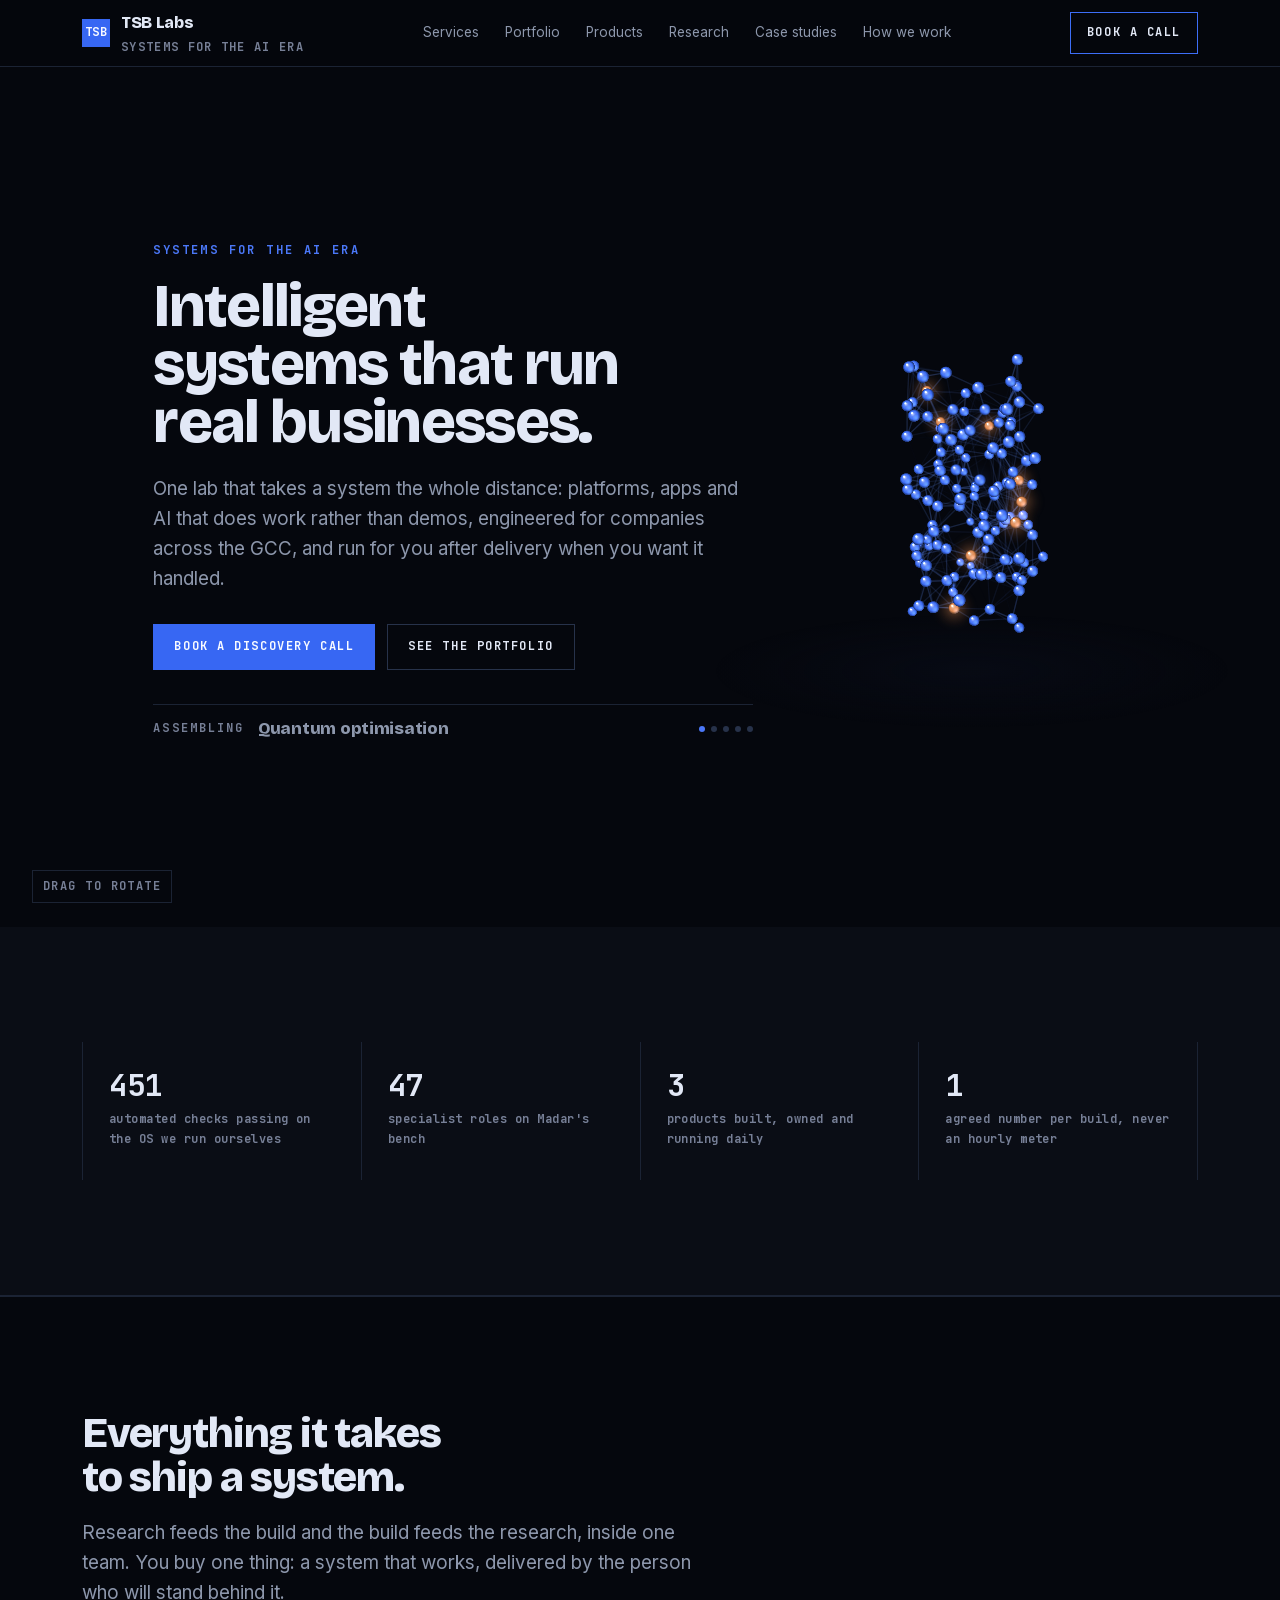
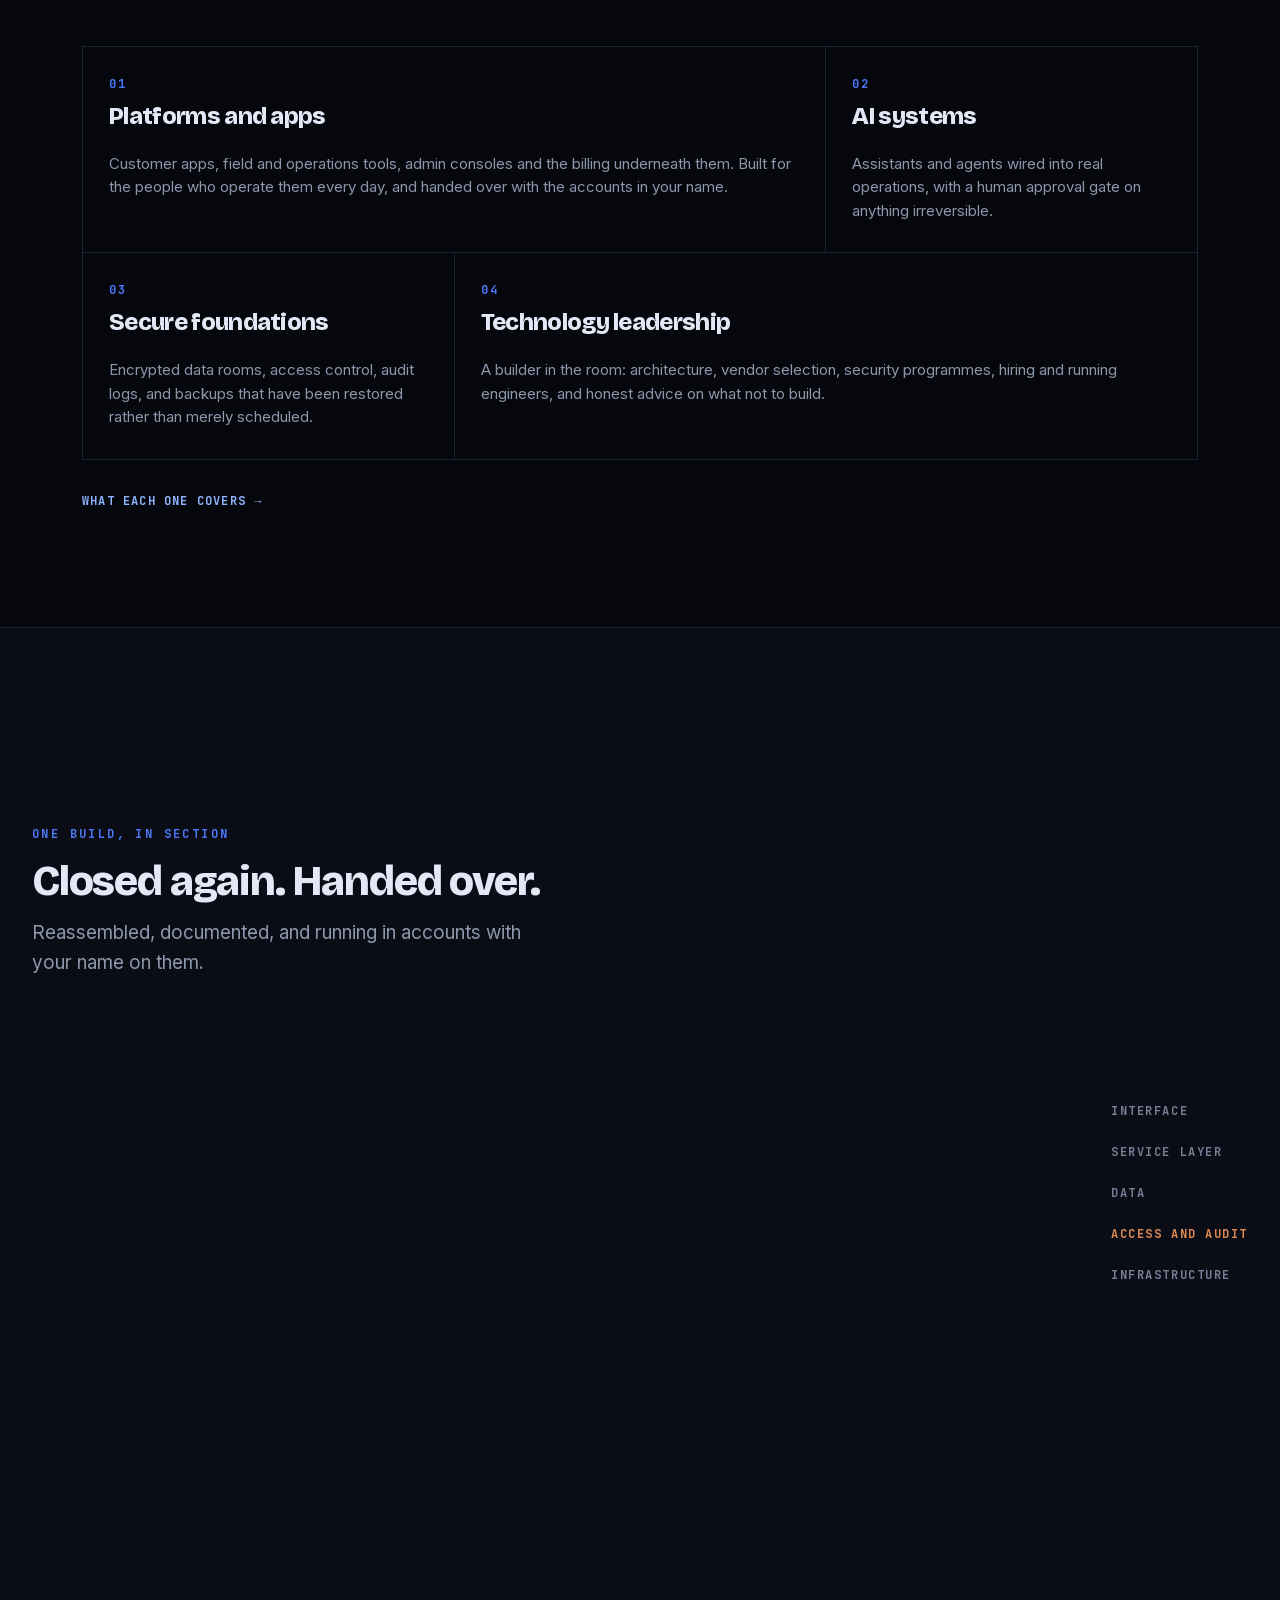
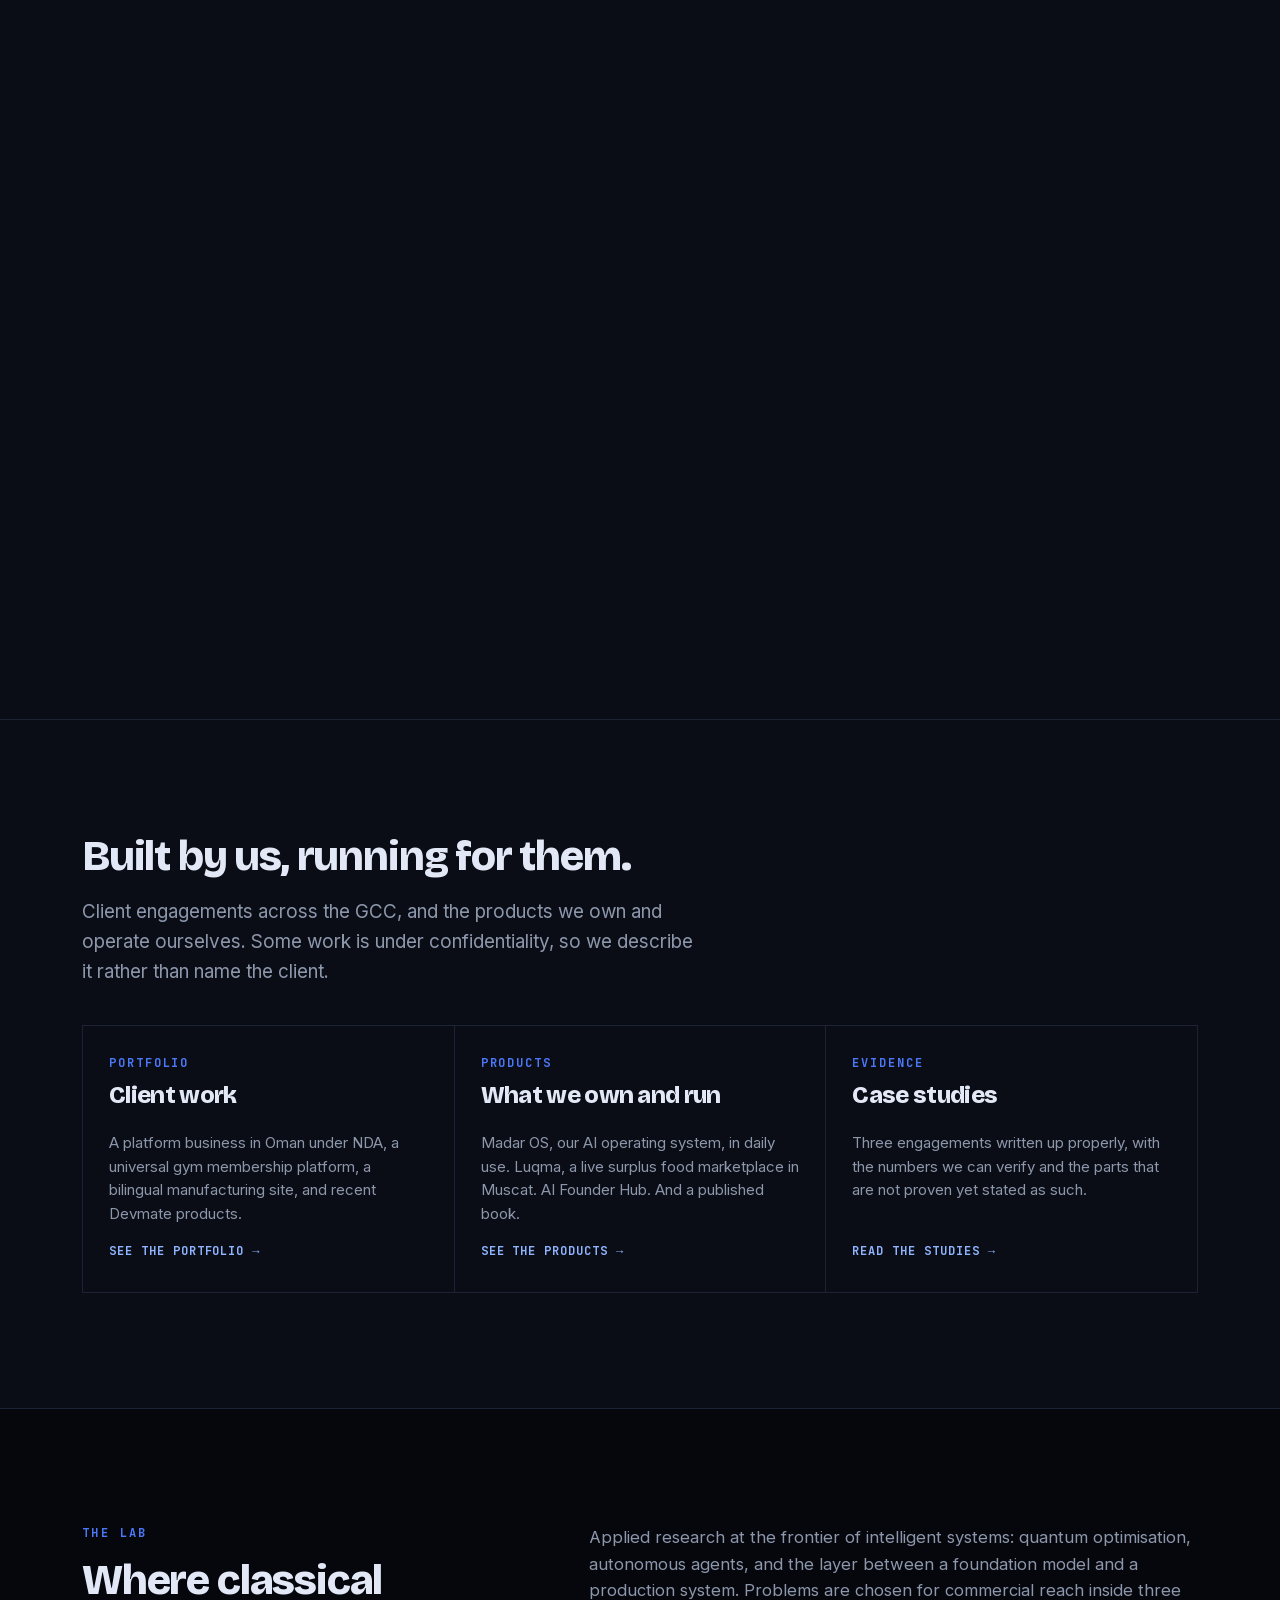
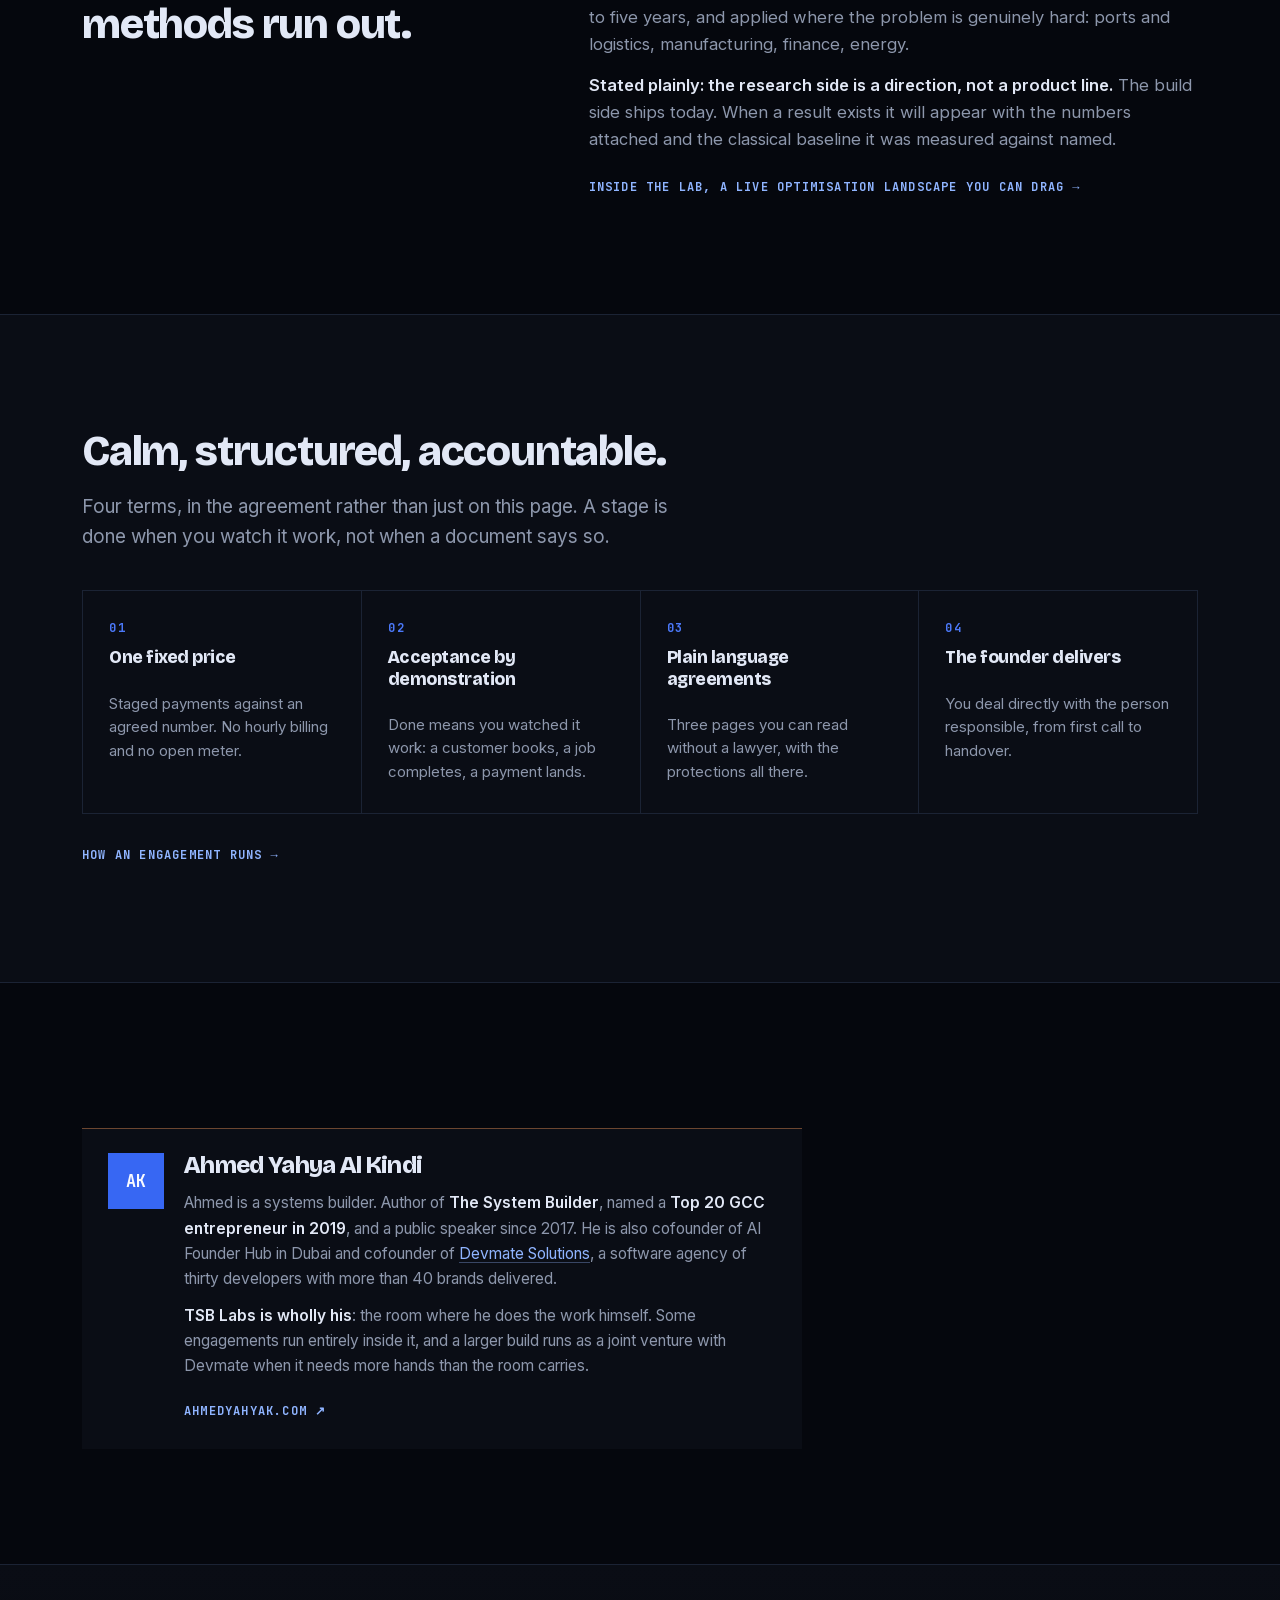
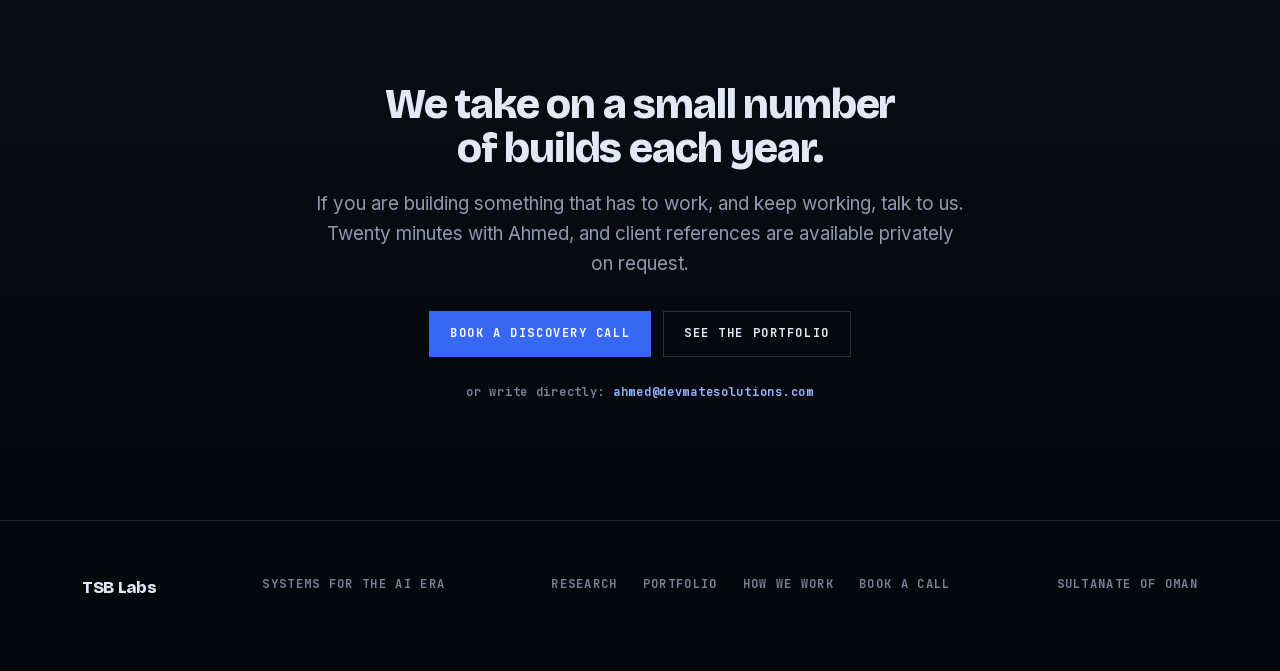
<file: index.html>
<!doctype html>
<html lang="en">
<head>
<meta charset="utf-8">
<meta name="viewport" content="width=device-width, initial-scale=1">
<title>TSB Labs | Systems for the AI era</title>
<meta name="description" content="TSB Labs builds platforms, apps and AI systems for companies across the GCC, with applied research where the frontier pays inside five years. One agreed number, acceptance by demonstration. Sultanate of Oman.">
<meta property="og:title" content="TSB Labs | Systems for the AI era">
<meta property="og:description" content="One lab. Platforms, apps and AI systems in production, research where it pays, and every published number measured.">
<meta property="og:type" content="website">
<link rel="canonical" href="https://tsb-labs-portfolio.vercel.app/">
<meta property="og:url" content="https://tsb-labs-portfolio.vercel.app/">
<link rel="icon" href="data:image/svg+xml,%3Csvg xmlns='http://www.w3.org/2000/svg' viewBox='0 0 64 64'%3E%3Crect width='64' height='64' fill='%233d6ef7'/%3E%3Ctext x='32' y='42' font-family='monospace' font-size='24' font-weight='700' fill='%23f8faff' text-anchor='middle'%3ETSB%3C/text%3E%3C/svg%3E">
<link rel="stylesheet" href="/assets/fonts.css">
<link rel="stylesheet" href="/assets/system.css">
<script defer src="/assets/scenes.js"></script>
<script defer src="/assets/nav.js"></script>
<script defer src="/assets/cursor.js"></script>
</head>
<body>
<a class="skip" href="#main">Skip to content</a>

<header class="nav">
  <div class="wrap navin">
    <a class="brand" href="/">
      <span class="mark">TSB</span>
      <span><span class="bt">TSB Labs</span><span class="bs">Systems for the AI era</span></span>
    </a>
    <nav class="navlinks" aria-label="Primary">
      <a href="/services.html">Services</a>
      <a href="/portfolio.html">Portfolio</a>
      <a href="/products.html">Products</a>
      <a href="/research.html">Research</a>
      <a href="/case-studies.html">Case studies</a>
      <a href="/work-with-us.html">How we work</a>
    </nav>
    <details class="mnav" id="mnav">
      <summary aria-label="Navigation menu"><span class="mo">Menu</span><span class="mc">Close</span></summary>
      <nav aria-label="Primary">
        <a href="/services.html">Services</a>
        <a href="/portfolio.html">Portfolio</a>
        <a href="/products.html">Products</a>
        <a href="/research.html">Research</a>
        <a href="/case-studies.html">Case studies</a>
        <a href="/work-with-us.html">How we work</a>
      </nav>
    </details>
    <a class="navcta" href="https://calendly.com/ahmedyahyak/20mins" target="_blank" rel="noopener">Book a call</a>
  </div>
</header>

<main id="main">

  <!-- ═══════════════════════════════════════════════════════════ hero ═══
       The copy and the scene each own a grid cell. The canvas paints the
       whole stage, but scenes.js projects the structure into #sceneZone's
       rect, so it can never sit underneath the words. -->
  <div class="stage">
    <canvas id="venture" class="scene" aria-label="Interactive structure assembling the lab's capabilities. Drag to rotate."></canvas>
    <div class="wrap stage-grid">
      <div class="stage-copy">
        <div class="kick">Systems for the AI era</div>
        <h1>Intelligent systems that run real businesses.</h1>
        <p class="lede">One lab that takes a system the whole distance: platforms,
          apps and AI that does work rather than demos, engineered for companies
          across the GCC, and run for you after delivery when you want it handled.</p>
        <div class="cta-row">
          <a class="btn-primary" href="/book.html">Book a discovery call</a>
          <a class="btn-ghost" href="/portfolio.html">See the portfolio</a>
        </div>
        <div class="now" role="status">
          <span class="k">Assembling</span>
          <span class="v" id="formName">Quantum optimisation</span>
          <span class="dots" id="dots"></span>
        </div>
      </div>
      <div class="stage-zone" id="sceneZone" aria-hidden="true"></div>
    </div>
    <div class="hint" id="heroHint">Drag to rotate</div>
  </div>

  <!-- ══════════════════════════════════════════════════ measured strip ═══
       Every figure here is re-measurable on the day you read it. -->
  <section class="statband" aria-label="Measured, not estimated">
    <div class="wrap">
      <div class="sb-grid">
        <div class="sb"><div class="v">451</div><div class="k">automated checks passing on the OS we run ourselves</div></div>
        <div class="sb"><div class="v">47</div><div class="k">specialist roles on Madar's bench</div></div>
        <div class="sb"><div class="v">3</div><div class="k">products built, owned and running daily</div></div>
        <div class="sb"><div class="v">1</div><div class="k">agreed number per build, never an hourly meter</div></div>
      </div>
    </div>
  </section>

  <section>
    <div class="wrap">
      <div class="head">
        <h2>Everything it takes to ship a system.</h2>
        <p class="lede">Research feeds the build and the build feeds the research,
          inside one team. You buy one thing: a system that works, delivered by
          the person who will stand behind it.</p>
      </div>
      <div class="grid gcap">
        <div class="cell wide">
          <div class="role">01</div>
          <h3>Platforms and apps</h3>
          <p>Customer apps, field and operations tools, admin consoles and the
            billing underneath them. Built for the people who operate them every
            day, and handed over with the accounts in your name.</p>
        </div>
        <div class="cell">
          <div class="role">02</div>
          <h3>AI systems</h3>
          <p>Assistants and agents wired into real operations, with a human
            approval gate on anything irreversible.</p>
        </div>
        <div class="cell">
          <div class="role">03</div>
          <h3>Secure foundations</h3>
          <p>Encrypted data rooms, access control, audit logs, and backups that
            have been restored rather than merely scheduled.</p>
        </div>
        <div class="cell wide">
          <div class="role">04</div>
          <h3>Technology leadership</h3>
          <p>A builder in the room: architecture, vendor selection, security
            programmes, hiring and running engineers, and honest advice on what
            not to build.</p>
        </div>
      </div>
      <div class="link-line" style="margin-top:22px"><a href="/services.html">What each one covers &rarr;</a></div>
    </div>
  </section>

  <!-- ═══════════════════════════════════════════════ one build, in section ═══
       A scroll-driven dissection, rendered live by the same projector as the
       hero: the delivered system separates into its five plates, the access
       and audit plate takes the only warm light on the page, and it closes
       again. The ordered list below the canvas is the real content; the
       canvas is the illustration of it. scenes.js only engages the pin on
       wide screens with motion allowed, so everyone else reads the list. -->
  <section class="stackband" id="build" aria-label="One build, in section">
    <div class="stack-track" id="stackTrack">
      <div class="stack-pin">
        <canvas id="stack" aria-hidden="true"></canvas>
        <div class="wrap stack-copy">
          <div class="kick">One build, in section</div>
          <h2 id="stackHead">Delivered as one system.</h2>
          <p class="lede" id="stackCap">This is what you are handed: a running
            application, and nothing about it left exposed.</p>
        </div>
        <ol class="stack-legend" id="stackLegend" aria-hidden="true">
          <li>interface</li>
          <li>service layer</li>
          <li>data</li>
          <li class="warm">access and audit</li>
          <li>infrastructure</li>
        </ol>
      </div>
    </div>
    <div class="wrap stack-fallback">
      <ol>
        <li><b>delivered</b> One closed volume: a running application, nothing exposed.</li>
        <li><b>five parts</b> Interface, service layer, data, access and audit, infrastructure. Every build, named the same way.</li>
        <li><b>the gate</b> A human approval on anything irreversible, and an audit trail under all of it. The one warm thing in the stack.</li>
        <li><b>handed over</b> Reassembled, documented, and running in accounts with your name on them.</li>
      </ol>
    </div>
  </section>

  <section class="raise">
    <div class="wrap">
      <div class="head">
        <h2>Built by us, running for them.</h2>
        <p class="lede">Client engagements across the GCC, and the products we
          own and operate ourselves. Some work is under confidentiality, so we
          describe it rather than name the client.</p>
      </div>
      <div class="grid g3">
        <div class="cell">
          <div class="role">Portfolio</div>
          <h3>Client work</h3>
          <p>A platform business in Oman under NDA, a universal gym membership
            platform, a bilingual manufacturing site, and recent Devmate products.</p>
          <a href="/portfolio.html">See the portfolio &rarr;</a>
        </div>
        <div class="cell">
          <div class="role">Products</div>
          <h3>What we own and run</h3>
          <p>Madar OS, our AI operating system, in daily use. Luqma, a live
            surplus food marketplace in Muscat. AI Founder Hub. And a published book.</p>
          <a href="/products.html">See the products &rarr;</a>
        </div>
        <div class="cell">
          <div class="role">Evidence</div>
          <h3>Case studies</h3>
          <p>Three engagements written up properly, with the numbers we can
            verify and the parts that are not proven yet stated as such.</p>
          <a href="/case-studies.html">Read the studies &rarr;</a>
        </div>
      </div>
    </div>
  </section>

  <section>
    <div class="wrap split">
      <div>
        <div class="kick">The lab</div>
        <h2>Where classical methods run out.</h2>
      </div>
      <div class="prose">
        <p>Applied research at the frontier of intelligent systems: quantum
          optimisation, autonomous agents, and the layer between a foundation
          model and a production system. Problems are chosen for commercial
          reach inside three to five years, and applied where the problem is
          genuinely hard: ports and logistics, manufacturing, finance, energy.</p>
        <p><strong>Stated plainly: the research side is a direction, not a
          product line.</strong> The build side ships today. When a result
          exists it will appear with the numbers attached and the classical
          baseline it was measured against named.</p>
        <p class="link-line"><a href="/research.html">Inside the lab, a live optimisation landscape you can drag &rarr;</a></p>
      </div>
    </div>
  </section>

  <section class="raise">
    <div class="wrap">
      <div class="head">
        <h2>Calm, structured, accountable.</h2>
        <p class="lede">Four terms, in the agreement rather than just on this
          page. A stage is done when you watch it work, not when a document
          says so.</p>
      </div>
      <div class="grid gauto">
        <div class="cell"><div class="role">01</div><h4>One fixed price</h4><p>Staged payments against an agreed number. No hourly billing and no open meter.</p></div>
        <div class="cell"><div class="role">02</div><h4>Acceptance by demonstration</h4><p>Done means you watched it work: a customer books, a job completes, a payment lands.</p></div>
        <div class="cell"><div class="role">03</div><h4>Plain language agreements</h4><p>Three pages you can read without a lawyer, with the protections all there.</p></div>
        <div class="cell"><div class="role">04</div><h4>The founder delivers</h4><p>You deal directly with the person responsible, from first call to handover.</p></div>
      </div>
      <div class="link-line" style="margin-top:22px"><a href="/work-with-us.html">How an engagement runs &rarr;</a></div>
    </div>
  </section>

  <section id="founder">
    <div class="wrap">
      <div class="founder">
        <div class="founder-tile">AK</div>
        <div>
          <h3>Ahmed Yahya Al Kindi</h3>
          <p style="margin-top:12px">Ahmed is a systems builder. Author of <strong>The
            System Builder</strong>, named a <strong>Top 20 GCC entrepreneur in 2019</strong>,
            and a public speaker since 2017. He is also cofounder of AI Founder Hub in Dubai
            and cofounder of <a href="https://www.devmatesolutions.com" target="_blank" rel="noopener">Devmate
            Solutions</a>, a software agency of thirty developers with more than 40 brands
            delivered.</p>
          <p style="margin-top:12px"><strong>TSB Labs is wholly his</strong>: the room where
            he does the work himself. Some engagements run entirely inside it, and a larger
            build runs as a joint venture with Devmate when it needs more hands than the room
            carries.</p>
          <div class="link-line" style="margin-top:14px"><a href="https://www.ahmedyahyak.com" target="_blank" rel="noopener">ahmedyahyak.com &nearr;</a></div>
        </div>
      </div>
    </div>
  </section>

  <!-- ════════════════════════════════════════════════════════ the close ═══
       The one section this page never had: something to click at the end. -->
  <section class="ctaband">
    <h2>We take on a small number of builds each year.</h2>
    <p class="lede">If you are building something that has to work, and keep
      working, talk to us. Twenty minutes with Ahmed, and client references are
      available privately on request.</p>
    <div class="cta-row">
      <a class="btn-primary" href="/book.html">Book a discovery call</a>
      <a class="btn-ghost" href="/portfolio.html">See the portfolio</a>
    </div>
    <div class="mail">or write directly: <a href="mailto:ahmed@devmatesolutions.com">ahmed@devmatesolutions.com</a></div>
  </section>

</main>

<footer>
  <div class="wrap foot">
    <span class="m">TSB Labs</span>
    <span>Systems for the AI era</span>
    <span><a href="/research.html">Research</a> &nbsp; <a href="/portfolio.html">Portfolio</a> &nbsp; <a href="/work-with-us.html">How we work</a> &nbsp; <a href="/book.html">Book a call</a></span>
    <span>Sultanate of Oman</span>
  </div>
</footer>
</body>
</html>
</file>
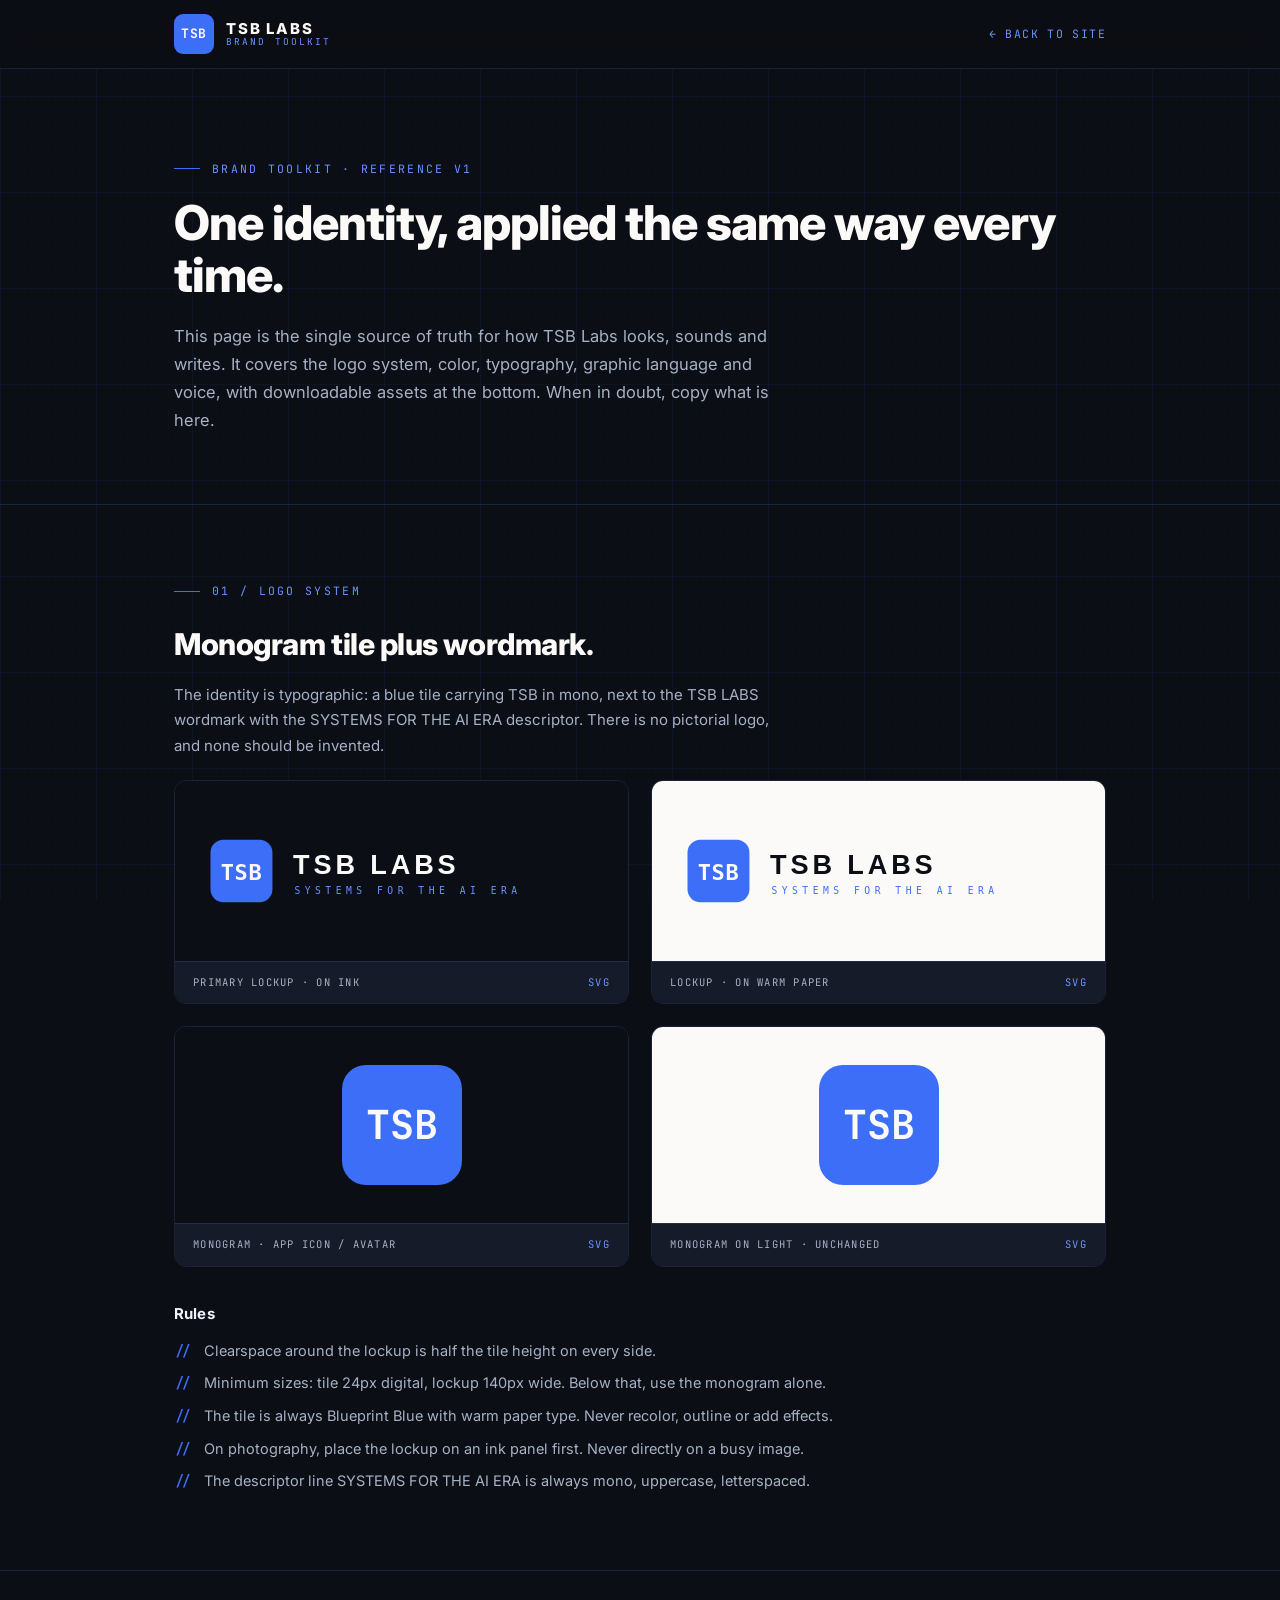
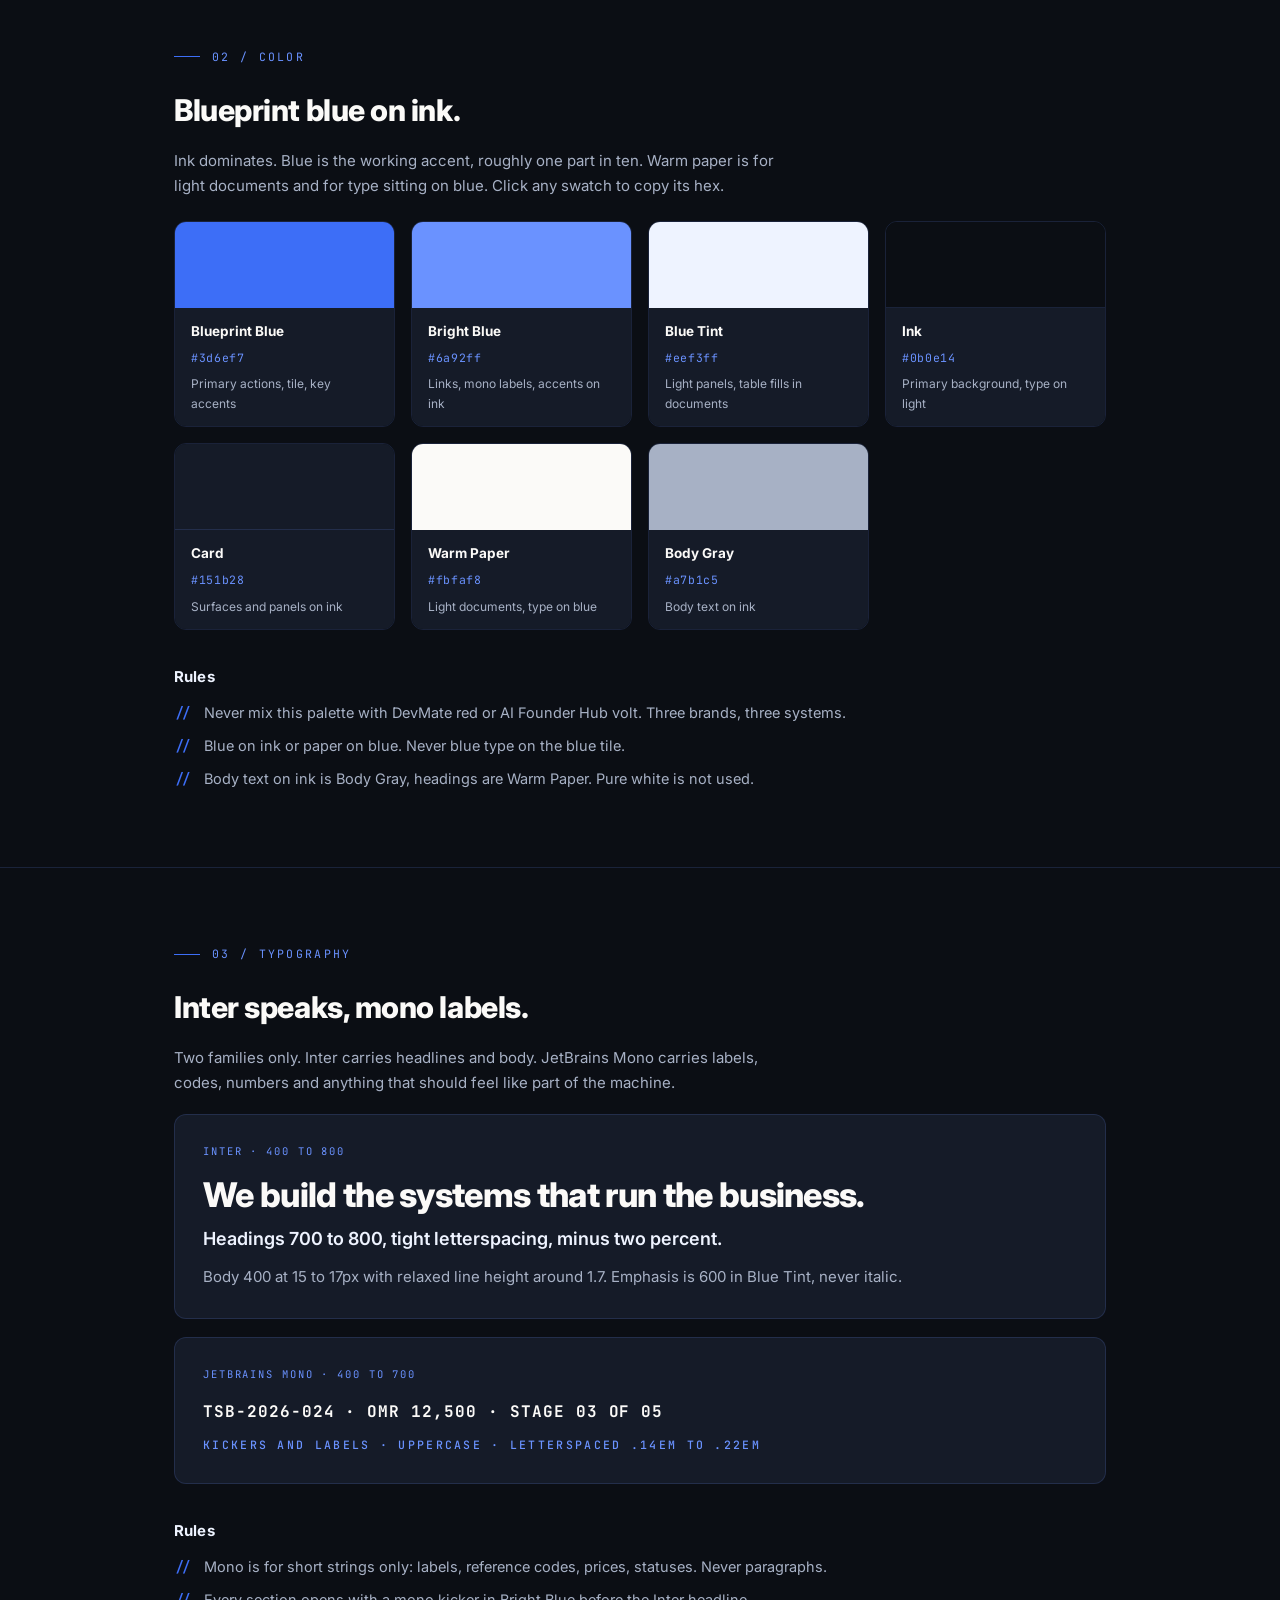
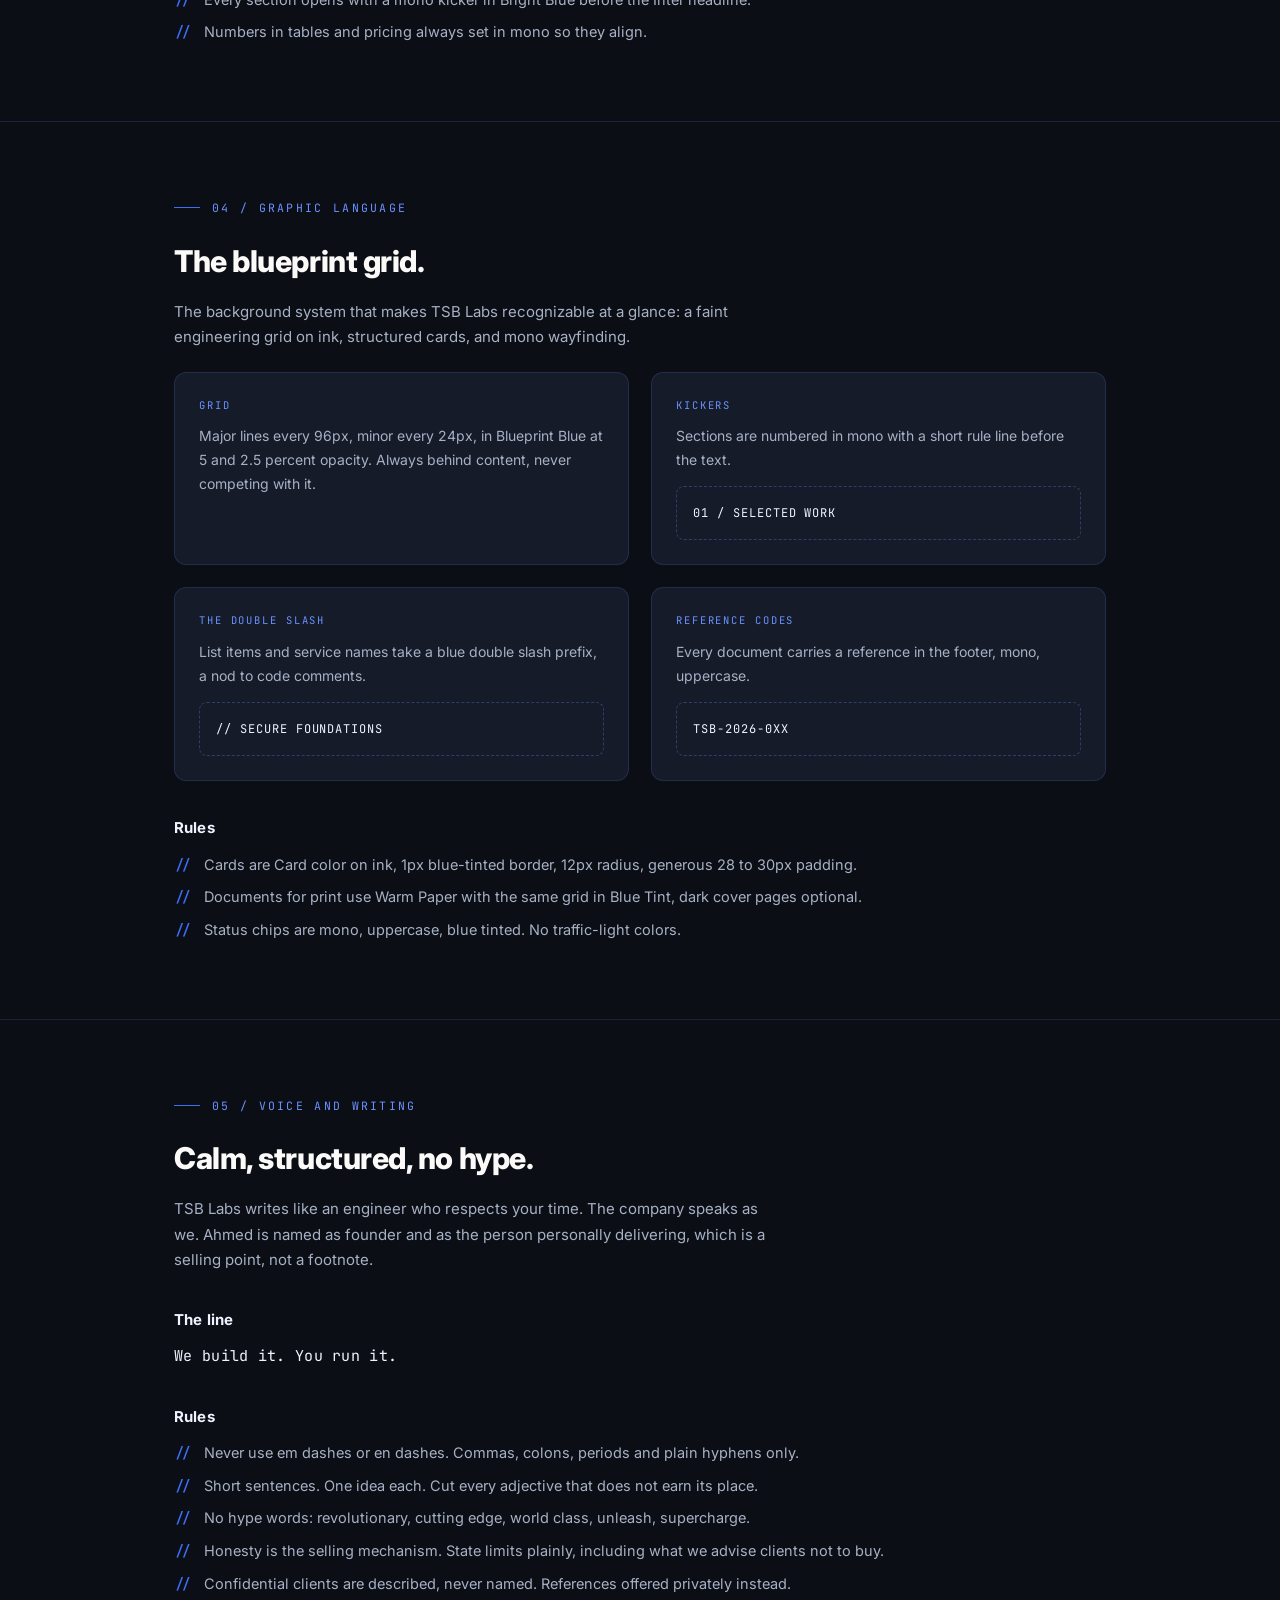
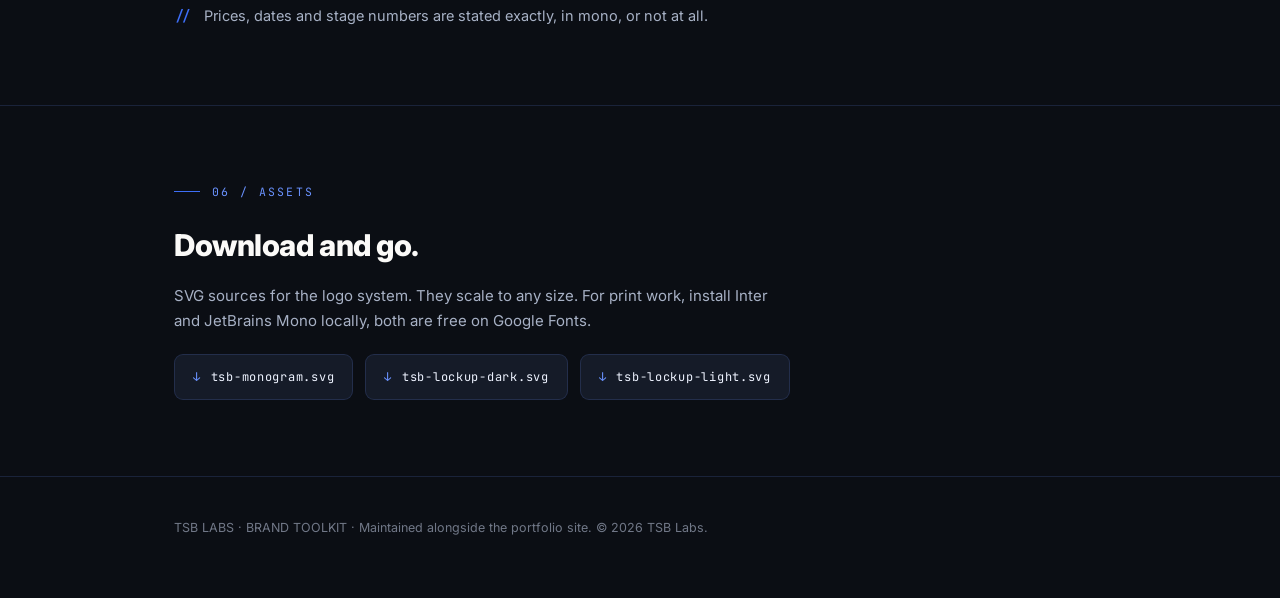
<file: brand/index.html>
<!doctype html>
<html lang="en">
<head>
<meta charset="utf-8">
<meta name="viewport" content="width=device-width, initial-scale=1">
<title>TSB Labs Brand Toolkit</title>
<meta property="og:url" content="https://tsb-labs-portfolio.vercel.app/brand/">
<meta name="description" content="The TSB Labs brand toolkit: logo system, color, typography, graphic language, voice and downloadable assets.">
<meta name="robots" content="noindex">
<link rel="icon" href="data:image/svg+xml,%3Csvg xmlns='http://www.w3.org/2000/svg' viewBox='0 0 64 64'%3E%3Crect width='64' height='64' rx='12' fill='%233d6ef7'/%3E%3Ctext x='32' y='42' font-family='Menlo,monospace' font-size='26' font-weight='700' fill='%23fbfaf8' text-anchor='middle'%3ETSB%3C/text%3E%3C/svg%3E">
<link rel="preconnect" href="https://fonts.googleapis.com">
<link rel="preconnect" href="https://fonts.gstatic.com" crossorigin>
<link href="https://fonts.googleapis.com/css2?family=Inter:wght@400;500;600;700;800&family=JetBrains+Mono:wght@400;500;700&display=swap" rel="stylesheet">
<style>
:root{
  --blue:#3d6ef7;
  --bright:#6a92ff;
  --tint:#eef3ff;
  --ink:#0b0e14;
  --card:#151b28;
  --paper:#fbfaf8;
  --body:#a7b1c5;
  --line:rgba(106,146,255,.16);
  --mono:'JetBrains Mono',ui-monospace,Menlo,monospace;
  --sans:'Inter',system-ui,-apple-system,sans-serif;
}
*{margin:0;padding:0;box-sizing:border-box}
html{scroll-behavior:smooth}
::selection{background:var(--blue);color:var(--paper)}
body{background:var(--ink);color:var(--body);font-family:var(--sans);font-size:16px;line-height:1.7;-webkit-font-smoothing:antialiased}
body::before{
  content:"";position:fixed;inset:0;z-index:0;pointer-events:none;
  background-image:
    linear-gradient(rgba(61,110,247,.05) 1px,transparent 1px),
    linear-gradient(90deg,rgba(61,110,247,.05) 1px,transparent 1px),
    linear-gradient(rgba(61,110,247,.025) 1px,transparent 1px),
    linear-gradient(90deg,rgba(61,110,247,.025) 1px,transparent 1px);
  background-size:96px 96px,96px 96px,24px 24px,24px 24px;
}
.wrap{position:relative;z-index:1;max-width:980px;margin:0 auto;padding:0 24px}
a{color:var(--bright);text-decoration:none}
a:hover{color:var(--tint)}
nav{position:sticky;top:0;z-index:10;background:rgba(11,14,20,.82);backdrop-filter:blur(12px);border-bottom:1px solid var(--line)}
.nav-inner{display:flex;align-items:center;justify-content:space-between;gap:16px;padding:14px 24px;max-width:980px;margin:0 auto}
.brand{display:flex;align-items:center;gap:12px}
.monogram{width:40px;height:40px;border-radius:9px;flex:none;background:var(--blue);display:flex;align-items:center;justify-content:center;font-family:var(--mono);font-weight:700;font-size:13px;color:var(--paper);letter-spacing:.04em}
.wordmark{line-height:1.15}
.wordmark b{display:block;color:var(--paper);font-weight:800;font-size:15px;letter-spacing:.12em}
.wordmark span{display:block;font-family:var(--mono);font-size:9.5px;letter-spacing:.22em;color:var(--bright)}
.back{font-family:var(--mono);font-size:11.5px;letter-spacing:.12em}
header{padding:90px 0 70px;border-bottom:1px solid var(--line)}
.kicker{font-family:var(--mono);font-size:11.5px;letter-spacing:.2em;color:var(--bright);text-transform:uppercase;margin-bottom:18px;display:flex;align-items:center;gap:12px}
.kicker::before{content:"";width:26px;height:1px;background:var(--blue);flex:none}
h1{color:var(--paper);font-weight:800;letter-spacing:-.02em;font-size:clamp(30px,4.6vw,48px);line-height:1.1}
.sub{max-width:620px;margin-top:20px;font-size:16.5px}
section{padding:76px 0;border-bottom:1px solid var(--line);scroll-margin-top:76px}
h2{color:var(--paper);font-weight:800;font-size:clamp(22px,3vw,30px);letter-spacing:-.015em;margin-top:10px}
.sec-note{max-width:600px;margin-top:12px;font-size:15px}
h3{color:var(--tint);font-size:15px;font-weight:700;margin:34px 0 12px;letter-spacing:.01em}
p{font-size:15px}
.rule-list{margin-top:10px;display:grid;gap:8px}
.rule-list div{display:flex;gap:12px;font-size:14.5px}
.rule-list div::before{content:"//";font-family:var(--mono);color:var(--blue);font-weight:500;flex:none}
/* logo tiles */
.logo-grid{display:grid;grid-template-columns:1fr 1fr;gap:22px;margin-top:22px}
@media(max-width:720px){.logo-grid{grid-template-columns:1fr}}
.logo-tile{border:1px solid var(--line);border-radius:12px;overflow:hidden}
.logo-tile .stage{display:flex;align-items:center;justify-content:center;padding:38px 20px}
.logo-tile .stage.dark{background:var(--ink)}
.logo-tile .stage.light{background:var(--paper)}
.logo-tile .cap{border-top:1px solid var(--line);background:var(--card);padding:12px 18px;display:flex;justify-content:space-between;align-items:center;gap:10px;font-family:var(--mono);font-size:10.5px;letter-spacing:.12em;color:var(--body)}
.logo-tile img{max-width:100%;height:auto;display:block}
.logo-tile .stage .mono-lg{width:120px;height:120px;border-radius:24px;background:var(--blue);display:flex;align-items:center;justify-content:center;font-family:var(--mono);font-weight:700;font-size:40px;color:var(--paper)}
/* colors */
.swatch-grid{display:grid;grid-template-columns:repeat(auto-fill,minmax(200px,1fr));gap:16px;margin-top:22px}
.swatch{border:1px solid var(--line);border-radius:12px;overflow:hidden;cursor:pointer;transition:transform .15s ease,border-color .15s ease}
.swatch:hover{transform:translateY(-2px);border-color:rgba(106,146,255,.4)}
.swatch .color{height:86px}
.swatch .meta{background:var(--card);padding:12px 16px}
.swatch .meta b{display:block;color:var(--paper);font-size:13.5px;font-weight:700}
.swatch .meta code{font-family:var(--mono);font-size:11.5px;color:var(--bright);letter-spacing:.06em}
.swatch .meta span{display:block;font-size:12px;margin-top:4px;color:var(--body)}
.copied{position:fixed;bottom:24px;left:50%;transform:translateX(-50%);background:var(--blue);color:var(--paper);font-family:var(--mono);font-size:12px;letter-spacing:.08em;padding:9px 18px;border-radius:8px;opacity:0;pointer-events:none;transition:opacity .2s ease;z-index:50}
.copied.show{opacity:1}
/* type */
.type-card{border:1px solid var(--line);border-radius:12px;background:var(--card);padding:28px;margin-top:18px}
.type-card .label{font-family:var(--mono);font-size:10.5px;letter-spacing:.18em;color:var(--bright);margin-bottom:14px}
.spec-inter-1{font-family:var(--sans);font-weight:800;font-size:34px;color:var(--paper);letter-spacing:-.02em;line-height:1.15}
.spec-inter-2{font-family:var(--sans);font-weight:600;font-size:18px;color:var(--tint);margin-top:10px}
.spec-inter-3{font-family:var(--sans);font-weight:400;font-size:15px;margin-top:10px}
.spec-mono-1{font-family:var(--mono);font-weight:700;font-size:16px;color:var(--paper);letter-spacing:.06em;margin-top:4px}
.spec-mono-2{font-family:var(--mono);font-weight:500;font-size:11.5px;color:var(--bright);letter-spacing:.2em;text-transform:uppercase;margin-top:10px}
/* graphic language */
.gl-grid{display:grid;grid-template-columns:1fr 1fr;gap:22px;margin-top:22px}
@media(max-width:720px){.gl-grid{grid-template-columns:1fr}}
.gl{border:1px solid var(--line);border-radius:12px;background:var(--card);padding:24px}
.gl .label{font-family:var(--mono);font-size:10.5px;letter-spacing:.18em;color:var(--bright);margin-bottom:10px}
.gl p{font-size:14px}
.gl .demo{margin-top:14px;border:1px dashed rgba(106,146,255,.3);border-radius:8px;padding:16px;font-family:var(--mono);font-size:12px;color:var(--tint);letter-spacing:.08em}
/* assets */
.asset-row{display:flex;flex-wrap:wrap;gap:12px;margin-top:20px}
.asset{display:inline-flex;align-items:center;gap:10px;border:1px solid var(--line);border-radius:9px;background:var(--card);padding:12px 18px;font-family:var(--mono);font-size:12px;letter-spacing:.06em;color:var(--tint);transition:border-color .15s ease,transform .15s ease}
.asset:hover{border-color:var(--bright);transform:translateY(-1px);color:var(--tint)}
.asset::before{content:"\2193";color:var(--bright);font-weight:700}
footer{padding:40px 0 60px;font-size:12.5px;color:rgba(167,177,197,.65)}
</style>
</head>
<body>

<nav>
  <div class="nav-inner">
    <div class="brand">
      <div class="monogram">TSB</div>
      <div class="wordmark"><b>TSB LABS</b><span>BRAND TOOLKIT</span></div>
    </div>
    <a class="back" href="/">&larr; BACK TO SITE</a>
  </div>
</nav>

<header>
  <div class="wrap">
    <div class="kicker">Brand toolkit · Reference v1</div>
    <h1>One identity, applied the same way every time.</h1>
    <p class="sub">This page is the single source of truth for how TSB Labs looks, sounds and writes. It covers the logo system, color, typography, graphic language and voice, with downloadable assets at the bottom. When in doubt, copy what is here.</p>
  </div>
</header>

<section id="logo">
  <div class="wrap">
    <div class="kicker">01 / Logo system</div>
    <h2>Monogram tile plus wordmark.</h2>
    <p class="sec-note">The identity is typographic: a blue tile carrying TSB in mono, next to the TSB LABS wordmark with the SYSTEMS FOR THE AI ERA descriptor. There is no pictorial logo, and none should be invented.</p>
    <div class="logo-grid">
      <div class="logo-tile">
        <div class="stage dark"><img src="/assets/tsb-lockup-dark.svg" alt="TSB Labs lockup on dark" width="480"></div>
        <div class="cap"><span>PRIMARY LOCKUP · ON INK</span><a href="/assets/tsb-lockup-dark.svg" download>SVG</a></div>
      </div>
      <div class="logo-tile">
        <div class="stage light"><img src="/assets/tsb-lockup-light.svg" alt="TSB Labs lockup on light" width="480"></div>
        <div class="cap"><span>LOCKUP · ON WARM PAPER</span><a href="/assets/tsb-lockup-light.svg" download>SVG</a></div>
      </div>
      <div class="logo-tile">
        <div class="stage dark"><div class="mono-lg">TSB</div></div>
        <div class="cap"><span>MONOGRAM · APP ICON / AVATAR</span><a href="/assets/tsb-monogram.svg" download>SVG</a></div>
      </div>
      <div class="logo-tile">
        <div class="stage light"><div class="mono-lg">TSB</div></div>
        <div class="cap"><span>MONOGRAM ON LIGHT · UNCHANGED</span><a href="/assets/tsb-monogram.svg" download>SVG</a></div>
      </div>
    </div>
    <h3>Rules</h3>
    <div class="rule-list">
      <div>Clearspace around the lockup is half the tile height on every side.</div>
      <div>Minimum sizes: tile 24px digital, lockup 140px wide. Below that, use the monogram alone.</div>
      <div>The tile is always Blueprint Blue with warm paper type. Never recolor, outline or add effects.</div>
      <div>On photography, place the lockup on an ink panel first. Never directly on a busy image.</div>
      <div>The descriptor line SYSTEMS FOR THE AI ERA is always mono, uppercase, letterspaced.</div>
    </div>
  </div>
</section>

<section id="color">
  <div class="wrap">
    <div class="kicker">02 / Color</div>
    <h2>Blueprint blue on ink.</h2>
    <p class="sec-note">Ink dominates. Blue is the working accent, roughly one part in ten. Warm paper is for light documents and for type sitting on blue. Click any swatch to copy its hex.</p>
    <div class="swatch-grid">
      <div class="swatch" data-hex="#3d6ef7"><div class="color" style="background:#3d6ef7"></div><div class="meta"><b>Blueprint Blue</b><code>#3d6ef7</code><span>Primary actions, tile, key accents</span></div></div>
      <div class="swatch" data-hex="#6a92ff"><div class="color" style="background:#6a92ff"></div><div class="meta"><b>Bright Blue</b><code>#6a92ff</code><span>Links, mono labels, accents on ink</span></div></div>
      <div class="swatch" data-hex="#eef3ff"><div class="color" style="background:#eef3ff"></div><div class="meta"><b>Blue Tint</b><code>#eef3ff</code><span>Light panels, table fills in documents</span></div></div>
      <div class="swatch" data-hex="#0b0e14"><div class="color" style="background:#0b0e14;border-bottom:1px solid var(--line)"></div><div class="meta"><b>Ink</b><code>#0b0e14</code><span>Primary background, type on light</span></div></div>
      <div class="swatch" data-hex="#151b28"><div class="color" style="background:#151b28;border-bottom:1px solid var(--line)"></div><div class="meta"><b>Card</b><code>#151b28</code><span>Surfaces and panels on ink</span></div></div>
      <div class="swatch" data-hex="#fbfaf8"><div class="color" style="background:#fbfaf8"></div><div class="meta"><b>Warm Paper</b><code>#fbfaf8</code><span>Light documents, type on blue</span></div></div>
      <div class="swatch" data-hex="#a7b1c5"><div class="color" style="background:#a7b1c5"></div><div class="meta"><b>Body Gray</b><code>#a7b1c5</code><span>Body text on ink</span></div></div>
    </div>
    <h3>Rules</h3>
    <div class="rule-list">
      <div>Never mix this palette with DevMate red or AI Founder Hub volt. Three brands, three systems.</div>
      <div>Blue on ink or paper on blue. Never blue type on the blue tile.</div>
      <div>Body text on ink is Body Gray, headings are Warm Paper. Pure white is not used.</div>
    </div>
  </div>
</section>

<section id="type">
  <div class="wrap">
    <div class="kicker">03 / Typography</div>
    <h2>Inter speaks, mono labels.</h2>
    <p class="sec-note">Two families only. Inter carries headlines and body. JetBrains Mono carries labels, codes, numbers and anything that should feel like part of the machine.</p>
    <div class="type-card">
      <div class="label">INTER · 400 TO 800</div>
      <div class="spec-inter-1">We build the systems that run the business.</div>
      <div class="spec-inter-2">Headings 700 to 800, tight letterspacing, minus two percent.</div>
      <div class="spec-inter-3">Body 400 at 15 to 17px with relaxed line height around 1.7. Emphasis is 600 in Blue Tint, never italic.</div>
    </div>
    <div class="type-card">
      <div class="label">JETBRAINS MONO · 400 TO 700</div>
      <div class="spec-mono-1">TSB-2026-024 · OMR 12,500 · STAGE 03 OF 05</div>
      <div class="spec-mono-2">Kickers and labels · uppercase · letterspaced .14em to .22em</div>
    </div>
    <h3>Rules</h3>
    <div class="rule-list">
      <div>Mono is for short strings only: labels, reference codes, prices, statuses. Never paragraphs.</div>
      <div>Every section opens with a mono kicker in Bright Blue before the Inter headline.</div>
      <div>Numbers in tables and pricing always set in mono so they align.</div>
    </div>
  </div>
</section>

<section id="graphic">
  <div class="wrap">
    <div class="kicker">04 / Graphic language</div>
    <h2>The blueprint grid.</h2>
    <p class="sec-note">The background system that makes TSB Labs recognizable at a glance: a faint engineering grid on ink, structured cards, and mono wayfinding.</p>
    <div class="gl-grid">
      <div class="gl">
        <div class="label">GRID</div>
        <p>Major lines every 96px, minor every 24px, in Blueprint Blue at 5 and 2.5 percent opacity. Always behind content, never competing with it.</p>
      </div>
      <div class="gl">
        <div class="label">KICKERS</div>
        <p>Sections are numbered in mono with a short rule line before the text.</p>
        <div class="demo">01 / SELECTED WORK</div>
      </div>
      <div class="gl">
        <div class="label">THE DOUBLE SLASH</div>
        <p>List items and service names take a blue double slash prefix, a nod to code comments.</p>
        <div class="demo">// SECURE FOUNDATIONS</div>
      </div>
      <div class="gl">
        <div class="label">REFERENCE CODES</div>
        <p>Every document carries a reference in the footer, mono, uppercase.</p>
        <div class="demo">TSB-2026-0XX</div>
      </div>
    </div>
    <h3>Rules</h3>
    <div class="rule-list">
      <div>Cards are Card color on ink, 1px blue-tinted border, 12px radius, generous 28 to 30px padding.</div>
      <div>Documents for print use Warm Paper with the same grid in Blue Tint, dark cover pages optional.</div>
      <div>Status chips are mono, uppercase, blue tinted. No traffic-light colors.</div>
    </div>
  </div>
</section>

<section id="voice">
  <div class="wrap">
    <div class="kicker">05 / Voice and writing</div>
    <h2>Calm, structured, no hype.</h2>
    <p class="sec-note">TSB Labs writes like an engineer who respects your time. The company speaks as we. Ahmed is named as founder and as the person personally delivering, which is a selling point, not a footnote.</p>
    <h3>The line</h3>
    <p style="font-family:var(--mono);color:var(--tint);font-size:15px;letter-spacing:.02em;margin-top:6px">We build it. You run it.</p>
    <h3>Rules</h3>
    <div class="rule-list">
      <div>Never use em dashes or en dashes. Commas, colons, periods and plain hyphens only.</div>
      <div>Short sentences. One idea each. Cut every adjective that does not earn its place.</div>
      <div>No hype words: revolutionary, cutting edge, world class, unleash, supercharge.</div>
      <div>Honesty is the selling mechanism. State limits plainly, including what we advise clients not to buy.</div>
      <div>Confidential clients are described, never named. References offered privately instead.</div>
      <div>Prices, dates and stage numbers are stated exactly, in mono, or not at all.</div>
    </div>
  </div>
</section>

<section id="assets">
  <div class="wrap">
    <div class="kicker">06 / Assets</div>
    <h2>Download and go.</h2>
    <p class="sec-note">SVG sources for the logo system. They scale to any size. For print work, install Inter and JetBrains Mono locally, both are free on Google Fonts.</p>
    <div class="asset-row">
      <a class="asset" href="/assets/tsb-monogram.svg" download>tsb-monogram.svg</a>
      <a class="asset" href="/assets/tsb-lockup-dark.svg" download>tsb-lockup-dark.svg</a>
      <a class="asset" href="/assets/tsb-lockup-light.svg" download>tsb-lockup-light.svg</a>
    </div>
  </div>
</section>

<footer>
  <div class="wrap">TSB LABS · BRAND TOOLKIT · Maintained alongside the portfolio site. &copy; 2026 TSB Labs.</div>
</footer>

<div class="copied" id="copied">COPIED</div>
<script>
const toast=document.getElementById('copied');let t;
document.querySelectorAll('.swatch').forEach(s=>{
  s.addEventListener('click',()=>{
    navigator.clipboard.writeText(s.dataset.hex).then(()=>{
      toast.textContent=s.dataset.hex.toUpperCase()+' COPIED';
      toast.classList.add('show');clearTimeout(t);t=setTimeout(()=>toast.classList.remove('show'),1400);
    });
  });
});
</script>
</body>
</html>
</file>
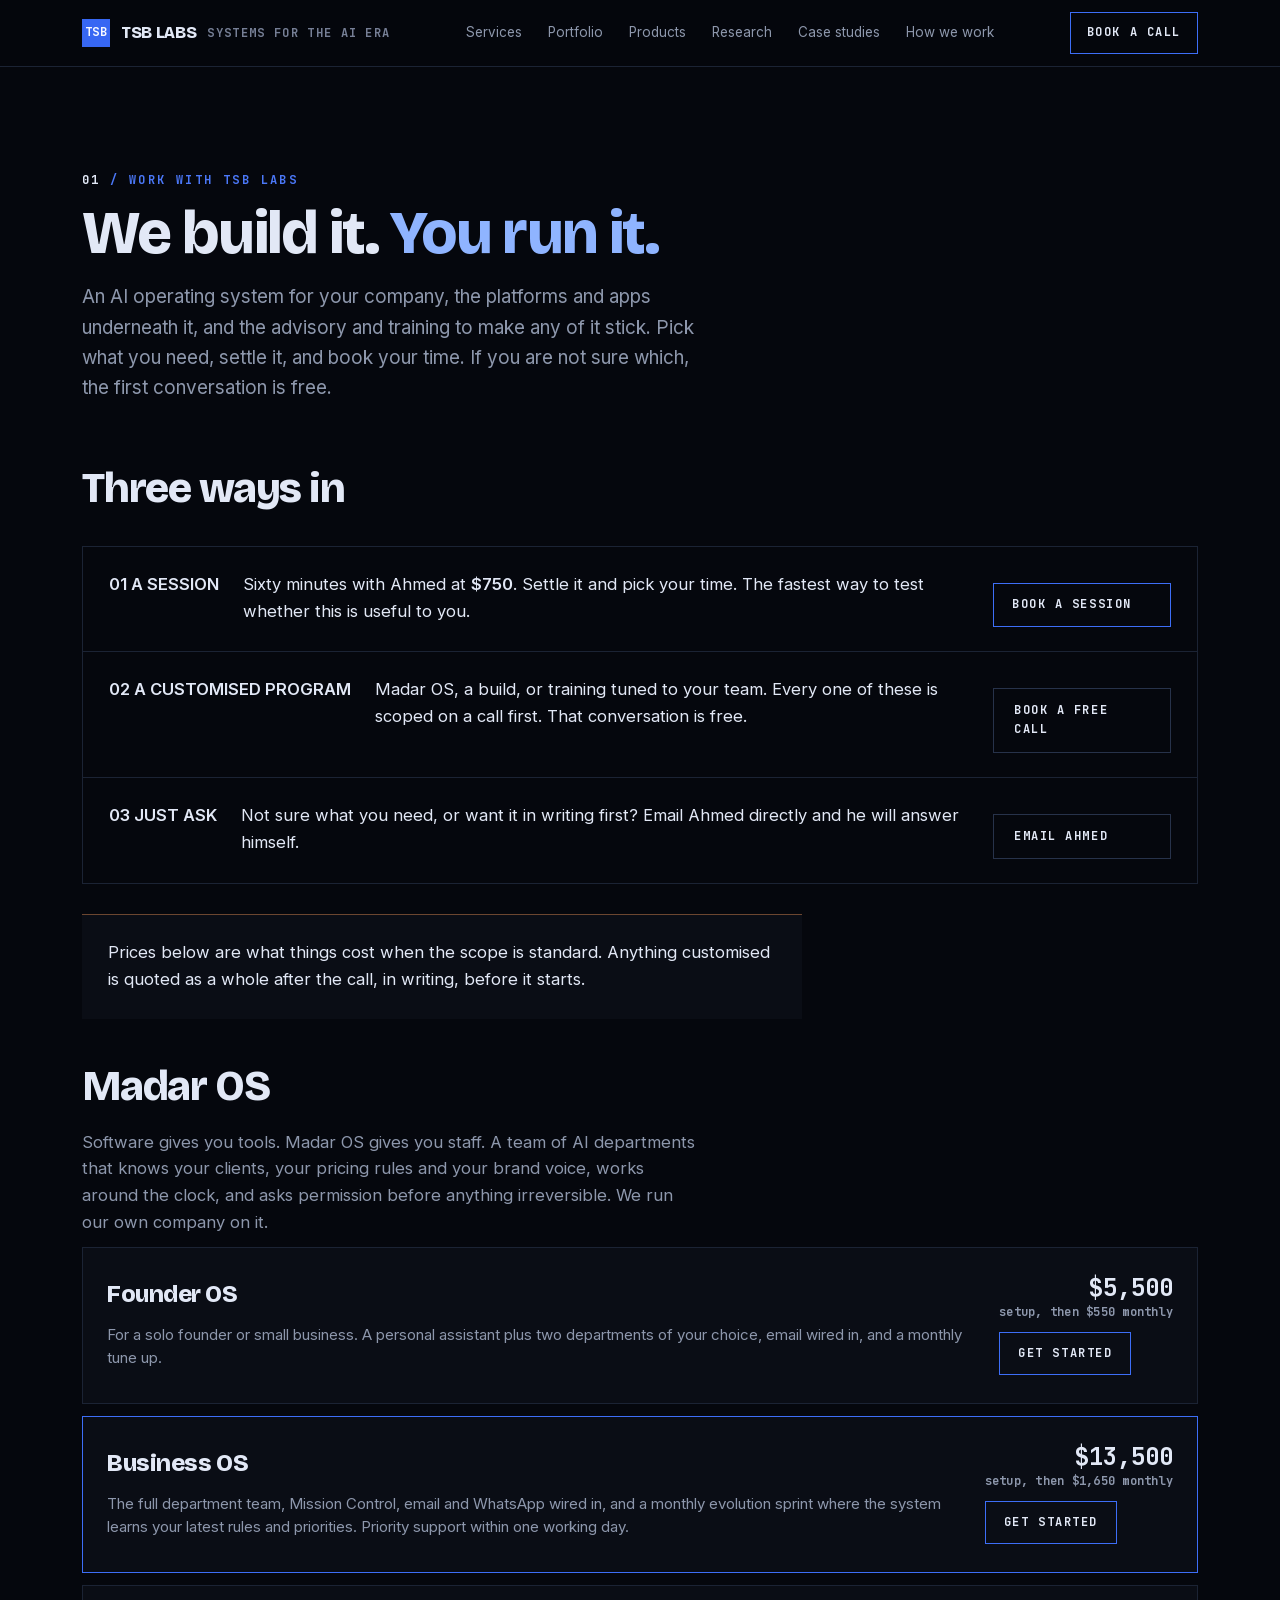
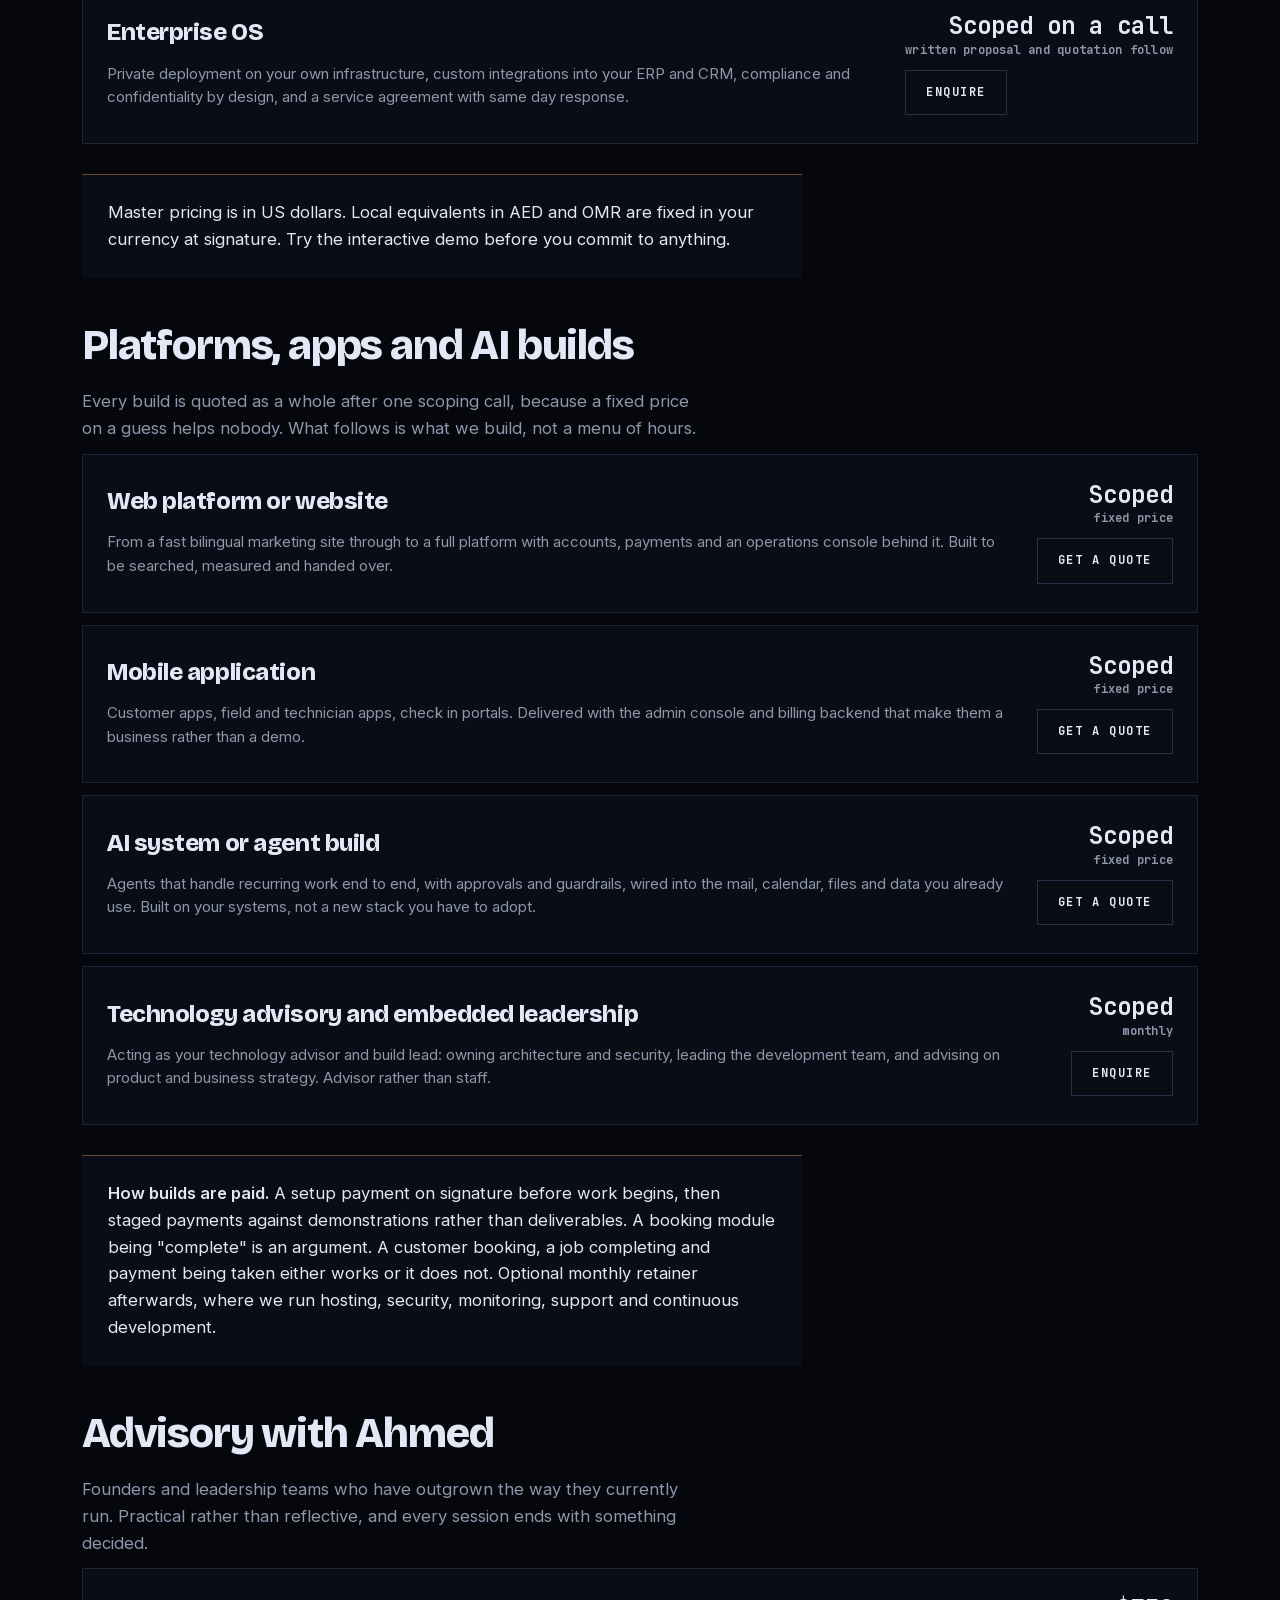
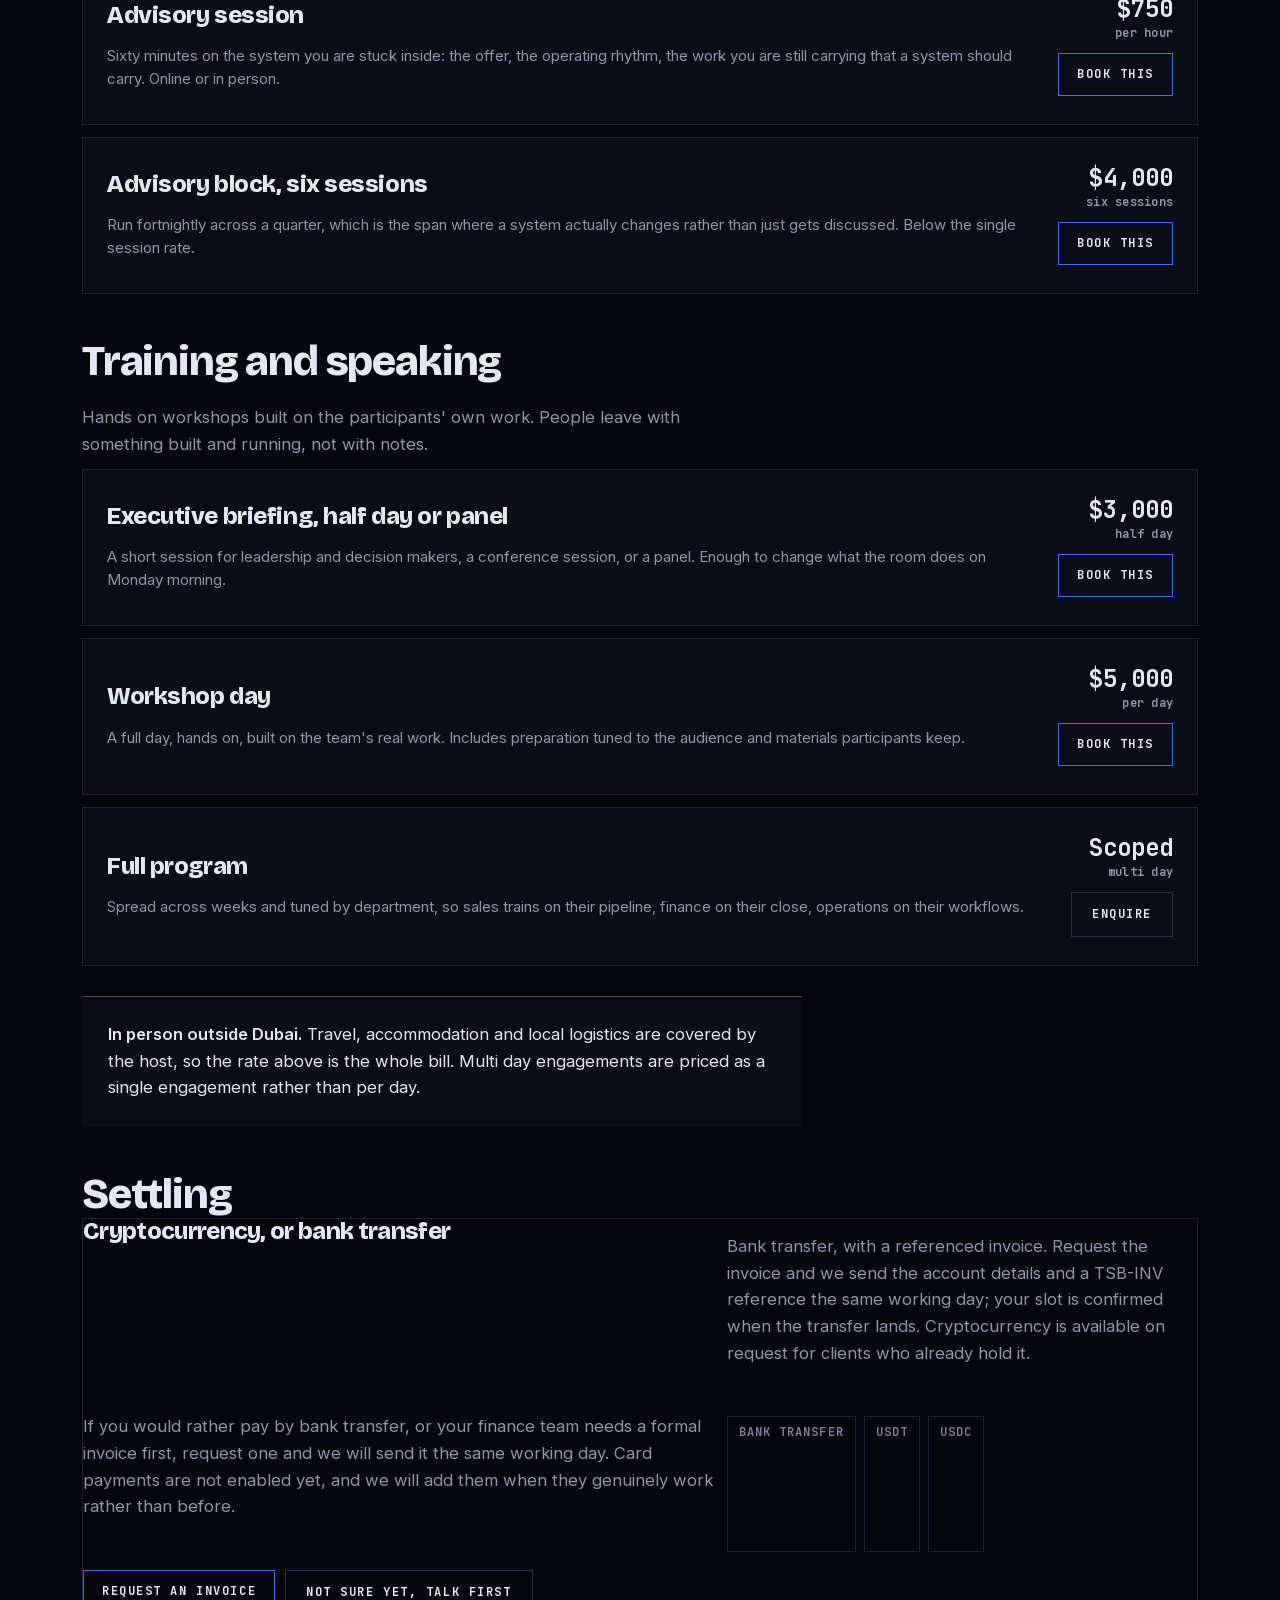
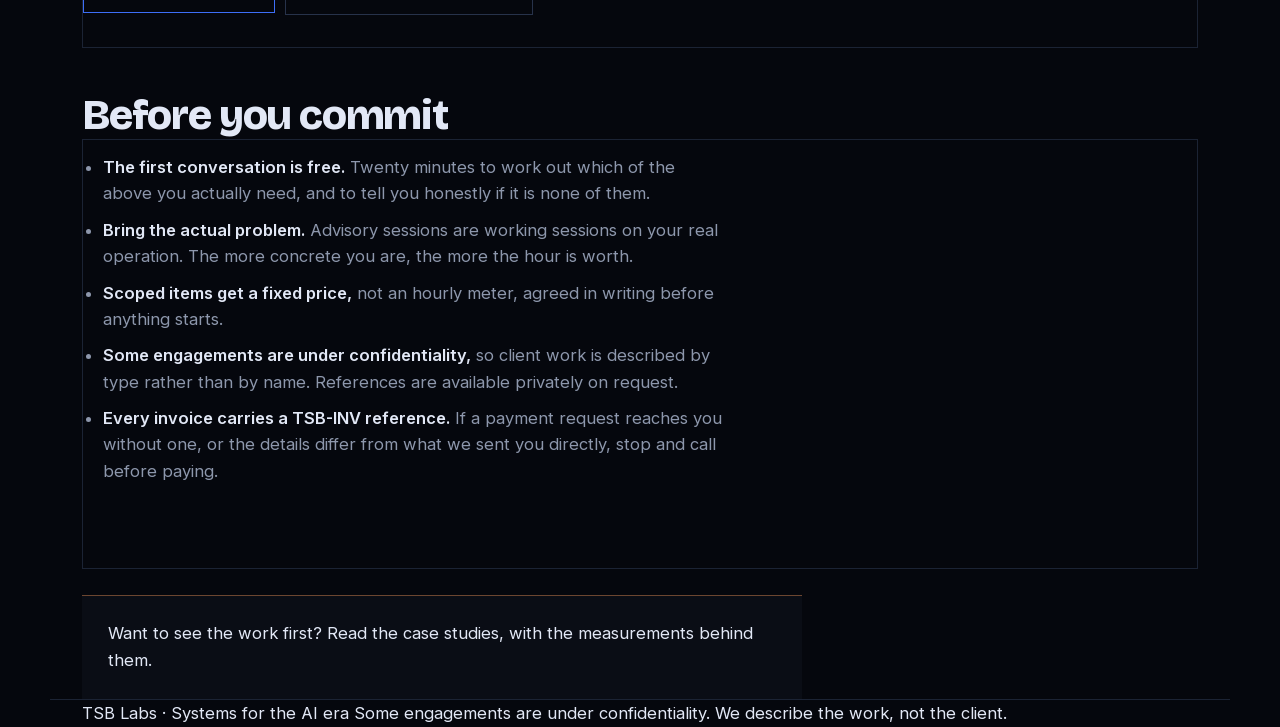
<file: book.html>
<!doctype html>
<html lang="en">
<head>
<meta charset="utf-8">
<meta name="viewport" content="width=device-width, initial-scale=1">
<title>Work with TSB Labs</title>
<meta property="og:url" content="https://tsb-labs-portfolio.vercel.app/book.html">
<meta name="description" content="Madar OS deployments, platform and AI builds, advisory and training. Pick a format, settle it, and book your time.">
<meta name="robots" content="noindex">
<link rel="icon" href="data:image/svg+xml,%3Csvg xmlns='http://www.w3.org/2000/svg' viewBox='0 0 64 64'%3E%3Crect width='64' height='64' fill='%233d6ef7'/%3E%3Ctext x='32' y='42' font-family='Menlo,monospace' font-size='26' font-weight='700' fill='%23f8faff' text-anchor='middle'%3ETSB%3C/text%3E%3C/svg%3E">
<link rel="stylesheet" href="/assets/fonts.css">
<link rel="stylesheet" href="/assets/system.css">
<script defer src="/assets/nav.js"></script>
<script defer src="/assets/cursor.js"></script>
</head>
<body>

<header class="nav" id="nav">
  <div class="wrap navin">
    <a class="brand" href="/"><span class="mark">TSB</span><span class="bt">TSB LABS</span><span class="bs">SYSTEMS FOR THE AI ERA</span></a>
    <nav class="navlinks" aria-label="Primary">
      <a href="/services.html">Services</a>
      <a href="/portfolio.html">Portfolio</a>
      <a href="/products.html">Products</a>
      <a href="/research.html">Research</a>
      <a href="/case-studies.html">Case studies</a>
      <a href="/work-with-us.html">How we work</a>
    </nav>
    <details class="mnav" id="mnav">
      <summary aria-label="Navigation menu"><span class="mo">Menu</span><span class="mc">Close</span></summary>
      <nav aria-label="Primary">
        <a href="/services.html">Services</a>
        <a href="/portfolio.html">Portfolio</a>
        <a href="/products.html">Products</a>
        <a href="/research.html">Research</a>
        <a href="/case-studies.html">Case studies</a>
        <a href="/work-with-us.html">How we work</a>
      </nav>
    </details>
    <a class="navcta" href="https://calendly.com/ahmedyahyak/20mins" target="_blank" rel="noopener">Book a call</a>
  </div>
</header>

<header class="hero">
  <div class="wrap">
    <div class="kicker"><b>01</b> / WORK WITH TSB LABS</div>
    <h1>We build it. <em>You run it.</em></h1>
    <p class="lede">An AI operating system for your company, the platforms and apps underneath it, and the advisory and training to make any of it stick. Pick what you need, settle it, and book your time. If you are not sure which, the first conversation is free.</p>
  </div>
</header>

<main class="wrap">

  <h2>Three ways in</h2>
  <div class="steps">
    <div class="step">
      <b>01 A SESSION</b>
      <span>Sixty minutes with Ahmed at <strong>$750</strong>. Settle it and pick your time. The fastest way to test whether this is useful to you.</span>
      <a class="btn" style="margin-top:12px;width:100%" href="#settle" data-svc="advisory-hour">Book a session</a>
    </div>
    <div class="step">
      <b>02 A CUSTOMISED PROGRAM</b>
      <span>Madar OS, a build, or training tuned to your team. Every one of these is scoped on a call first. That conversation is free.</span>
      <a class="btn ghost" style="margin-top:12px;width:100%" href="https://calendly.com/ahmedyahyak/20mins" target="_blank" rel="noopener">Book a free call</a>
    </div>
    <div class="step">
      <b>03 JUST ASK</b>
      <span>Not sure what you need, or want it in writing first? Email Ahmed directly and he will answer himself.</span>
      <a class="btn ghost" style="margin-top:12px;width:100%" id="emailAhmed" href="#">Email Ahmed</a>
    </div>
  </div>
  <div class="note">
    Prices below are what things cost when the scope is standard. Anything customised is quoted as a whole after the call, in writing, before it starts.
  </div>

  <h2>Madar OS</h2>
  <p class="sub">Software gives you tools. Madar OS gives you staff. A team of AI departments that knows your clients, your pricing rules and your brand voice, works around the clock, and asks permission before anything irreversible. We run our own company on it.</p>

  <div class="svc">
    <div>
      <h3>Founder OS</h3>
      <p>For a solo founder or small business. A personal assistant plus two departments of your choice, email wired in, and a monthly tune up.</p>
    </div>
    <div class="right">
      <div class="amt">$5,500<small>setup, then $550 monthly</small></div>
      <a class="btn" href="#settle" data-svc="founder-os">Get started</a>
    </div>
  </div>

  <div class="svc rec">
    <div>
      <h3>Business OS</h3>
      <p>The full department team, Mission Control, email and WhatsApp wired in, and a monthly evolution sprint where the system learns your latest rules and priorities. Priority support within one working day.</p>
    </div>
    <div class="right">
      <div class="amt">$13,500<small>setup, then $1,650 monthly</small></div>
      <a class="btn" href="#settle" data-svc="business-os">Get started</a>
    </div>
  </div>

  <div class="svc">
    <div>
      <h3>Enterprise OS</h3>
      <p>Private deployment on your own infrastructure, custom integrations into your ERP and CRM, compliance and confidentiality by design, and a service agreement with same day response.</p>
    </div>
    <div class="right">
      <div class="amt">Scoped on a call<small>written proposal and quotation follow</small></div>
      <a class="btn ghost" href="#settle" data-svc="enterprise-os">Enquire</a>
    </div>
  </div>

  <div class="note">
    Master pricing is in US dollars. Local equivalents in AED and OMR are fixed in your currency at signature. <a href="https://tsb-os-demo.vercel.app" target="_blank" rel="noopener">Try the interactive demo</a> before you commit to anything.
  </div>

  <h2>Platforms, apps and AI builds</h2>
  <p class="sub">Every build is quoted as a whole after one scoping call, because a fixed price on a guess helps nobody. What follows is what we build, not a menu of hours.</p>

  <div class="svc">
    <div>
      <h3>Web platform or website</h3>
      <p>From a fast bilingual marketing site through to a full platform with accounts, payments and an operations console behind it. Built to be searched, measured and handed over.</p>
    </div>
    <div class="right">
      <div class="amt">Scoped<small>fixed price</small></div>
      <a class="btn ghost" href="#settle" data-svc="web-platform">Get a quote</a>
    </div>
  </div>

  <div class="svc">
    <div>
      <h3>Mobile application</h3>
      <p>Customer apps, field and technician apps, check in portals. Delivered with the admin console and billing backend that make them a business rather than a demo.</p>
    </div>
    <div class="right">
      <div class="amt">Scoped<small>fixed price</small></div>
      <a class="btn ghost" href="#settle" data-svc="mobile-app">Get a quote</a>
    </div>
  </div>

  <div class="svc">
    <div>
      <h3>AI system or agent build</h3>
      <p>Agents that handle recurring work end to end, with approvals and guardrails, wired into the mail, calendar, files and data you already use. Built on your systems, not a new stack you have to adopt.</p>
    </div>
    <div class="right">
      <div class="amt">Scoped<small>fixed price</small></div>
      <a class="btn ghost" href="#settle" data-svc="ai-system">Get a quote</a>
    </div>
  </div>

  <div class="svc">
    <div>
      <h3>Technology advisory and embedded leadership</h3>
      <p>Acting as your technology advisor and build lead: owning architecture and security, leading the development team, and advising on product and business strategy. Advisor rather than staff.</p>
    </div>
    <div class="right">
      <div class="amt">Scoped<small>monthly</small></div>
      <a class="btn ghost" href="#settle" data-svc="tech-advisory">Enquire</a>
    </div>
  </div>

  <div class="note">
    <strong>How builds are paid.</strong> A setup payment on signature before work begins, then staged payments against demonstrations rather than deliverables. A booking module being "complete" is an argument. A customer booking, a job completing and payment being taken either works or it does not. Optional monthly retainer afterwards, where we run hosting, security, monitoring, support and continuous development.
  </div>

  <h2>Advisory with Ahmed</h2>
  <p class="sub">Founders and leadership teams who have outgrown the way they currently run. Practical rather than reflective, and every session ends with something decided.</p>

  <div class="svc">
    <div>
      <h3>Advisory session</h3>
      <p>Sixty minutes on the system you are stuck inside: the offer, the operating rhythm, the work you are still carrying that a system should carry. Online or in person.</p>
    </div>
    <div class="right">
      <div class="amt">$750<small>per hour</small></div>
      <a class="btn" href="#settle" data-svc="advisory-hour">Book this</a>
    </div>
  </div>

  <div class="svc">
    <div>
      <h3>Advisory block, six sessions</h3>
      <p>Run fortnightly across a quarter, which is the span where a system actually changes rather than just gets discussed. Below the single session rate.</p>
    </div>
    <div class="right">
      <div class="amt">$4,000<small>six sessions</small></div>
      <a class="btn" href="#settle" data-svc="advisory-block">Book this</a>
    </div>
  </div>

  <h2>Training and speaking</h2>
  <p class="sub">Hands on workshops built on the participants' own work. People leave with something built and running, not with notes.</p>

  <div class="svc">
    <div>
      <h3>Executive briefing, half day or panel</h3>
      <p>A short session for leadership and decision makers, a conference session, or a panel. Enough to change what the room does on Monday morning.</p>
    </div>
    <div class="right">
      <div class="amt">$3,000<small>half day</small></div>
      <a class="btn" href="#settle" data-svc="half-day">Book this</a>
    </div>
  </div>

  <div class="svc">
    <div>
      <h3>Workshop day</h3>
      <p>A full day, hands on, built on the team's real work. Includes preparation tuned to the audience and materials participants keep.</p>
    </div>
    <div class="right">
      <div class="amt">$5,000<small>per day</small></div>
      <a class="btn" href="#settle" data-svc="workshop-day">Book this</a>
    </div>
  </div>

  <div class="svc">
    <div>
      <h3>Full program</h3>
      <p>Spread across weeks and tuned by department, so sales trains on their pipeline, finance on their close, operations on their workflows.</p>
    </div>
    <div class="right">
      <div class="amt">Scoped<small>multi day</small></div>
      <a class="btn ghost" href="#settle" data-svc="program">Enquire</a>
    </div>
  </div>

  <div class="note">
    <strong>In person outside Dubai.</strong> Travel, accommodation and local logistics are covered by the host, so the rate above is the whole bill. Multi day engagements are priced as a single engagement rather than per day.
  </div>

  <h2 id="settle">Settling</h2>
  <div class="panel">
    <h3>Cryptocurrency, or bank transfer</h3>
    <p>Bank transfer, with a referenced invoice. Request the invoice and we send the account details and a TSB-INV reference the same working day; your slot is confirmed when the transfer lands. Cryptocurrency is available on request for clients who already hold it.</p>
    <p>If you would rather pay by bank transfer, or your finance team needs a formal invoice first, request one and we will send it the same working day. Card payments are not enabled yet, and we will add them when they genuinely work rather than before.</p>
    <div class="methods">
      <span class="m">Bank transfer</span><span class="m">USDT</span><span class="m">USDC</span>
    </div>
    <div style="display:flex;flex-wrap:wrap;gap:10px;margin-top:18px">
      <a class="btn" href="/pay.html">Request an invoice</a>
      <a class="btn ghost" href="https://calendly.com/ahmedyahyak/20mins" target="_blank" rel="noopener">Not sure yet, talk first</a>
    </div>
  </div>

  <h2>Before you commit</h2>
  <div class="panel">
    <ul>
      <li><strong>The first conversation is free.</strong> Twenty minutes to work out which of the above you actually need, and to tell you honestly if it is none of them.</li>
      <li><strong>Bring the actual problem.</strong> Advisory sessions are working sessions on your real operation. The more concrete you are, the more the hour is worth.</li>
      <li><strong>Scoped items get a fixed price,</strong> not an hourly meter, agreed in writing before anything starts.</li>
      <li><strong>Some engagements are under confidentiality,</strong> so client work is described by type rather than by name. References are available privately on request.</li>
      <li><strong>Every invoice carries a TSB-INV reference.</strong> If a payment request reaches you without one, or the details differ from what we sent you directly, stop and call before paying.</li>
    </ul>
  </div>

  <div class="note" style="margin-top:26px">
    Want to see the work first? Read the <a href="/case-studies.html">case studies</a>, with the measurements behind them.
  </div>

</main>

<footer class="wrap">
  <span>TSB Labs &middot; Systems for the AI era</span>
  <span>Some engagements are under confidentiality. We describe the work, not the client.</span>
</footer>

<script>
(function(){
  // Ahmed's working contact address. TSB Labs has no domain or mailbox of its
  // own yet, so this is deliberate rather than an oversight. Swap it the day
  // a TSB address exists.
  var EMAIL = 'ahmed@devmatesolutions.com';
  var mail = document.getElementById('emailAhmed');
  if (mail) {
    mail.setAttribute('href',
      'mailto:' + EMAIL +
      '?subject=' + encodeURIComponent('Working with TSB Labs') +
      '&body=' + encodeURIComponent(
        'Hello Ahmed,\n\nHere is what we are trying to do:\n\n\n' +
        'Company: \nWhere we are based: \nRough timeline: \n\nThank you.'
      ));
  }

  // Until real NOWPayments links exist, every settle button routes to the
  // invoice request page carrying which service was clicked, rather than
  // pretending a checkout is live.
  document.querySelectorAll('a[data-svc]').forEach(function(a){
    if (a.getAttribute('href') === '#settle') {
      a.addEventListener('click', function(e){
        e.preventDefault();
        window.location.href = '/pay.html?for=' + encodeURIComponent(a.getAttribute('data-svc')) + '#request';
      });
    }
  });
})();
</script>
</body>
</html>
</file>
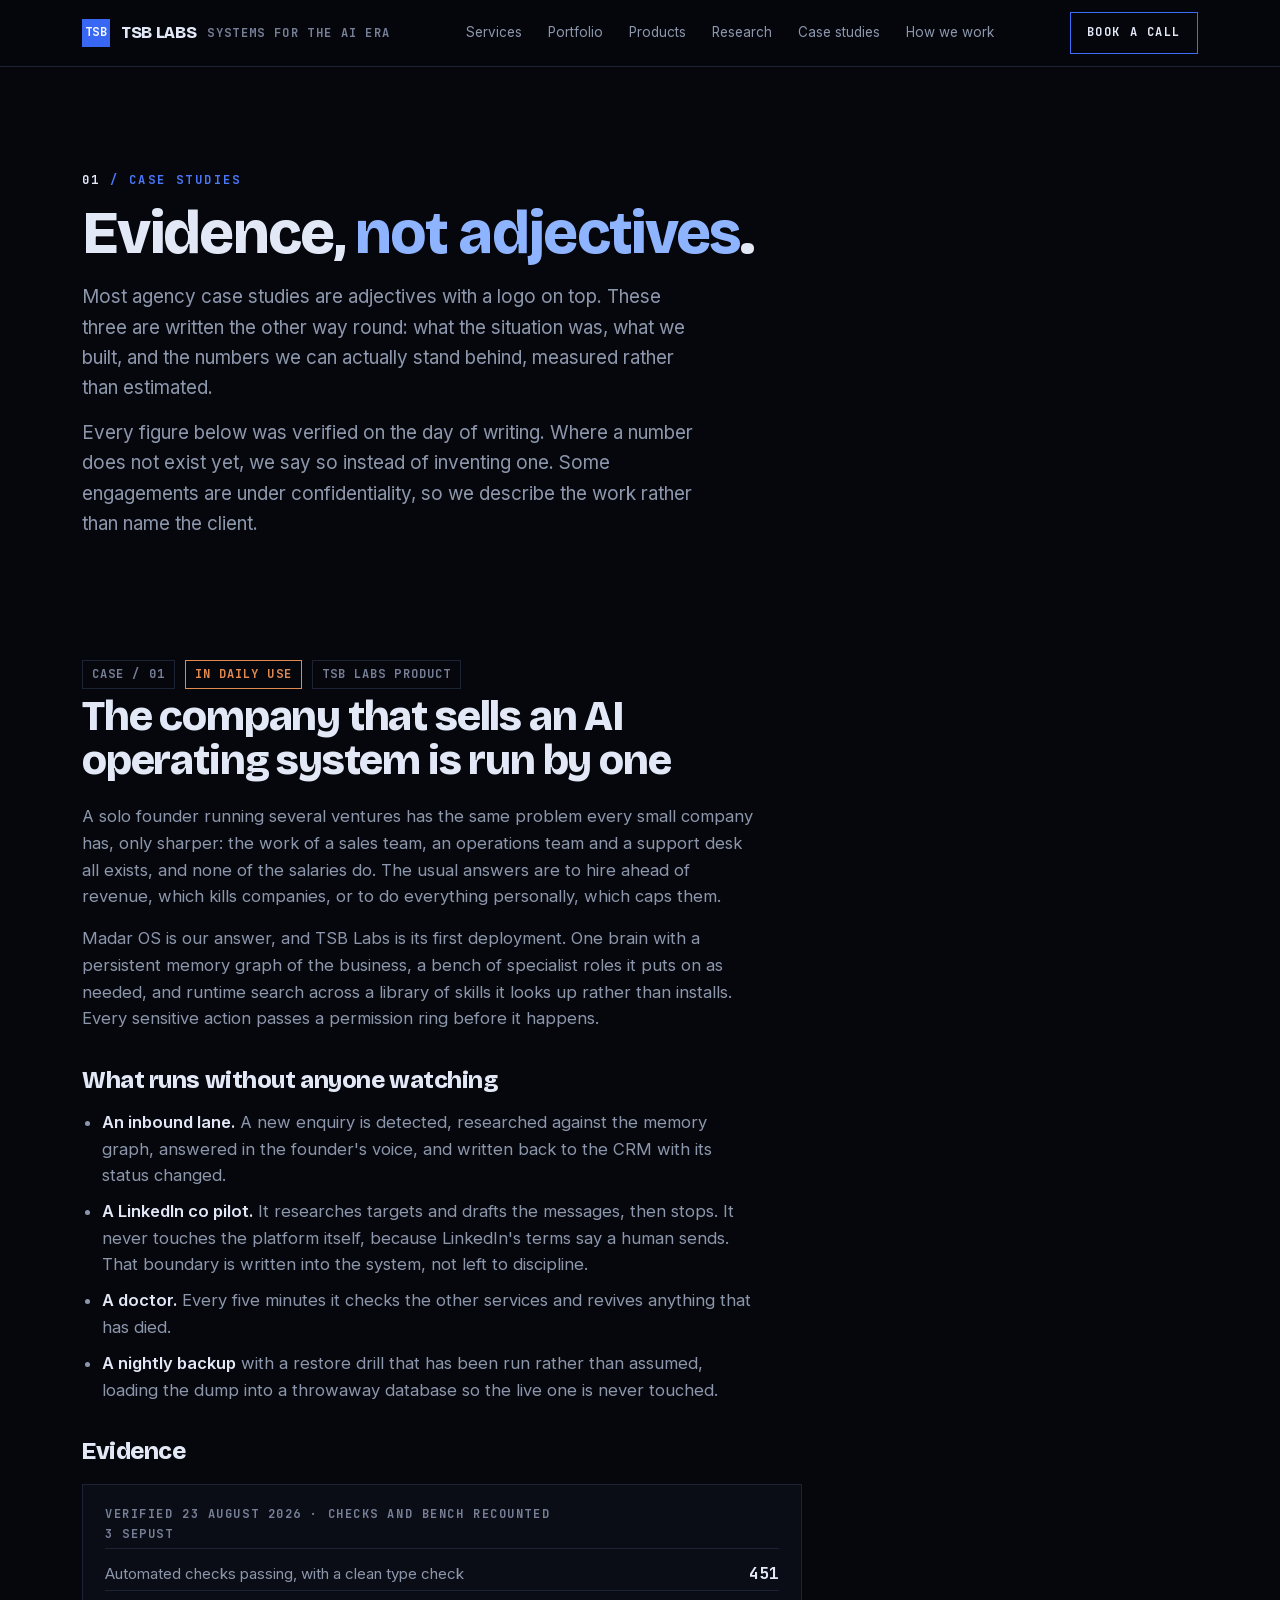
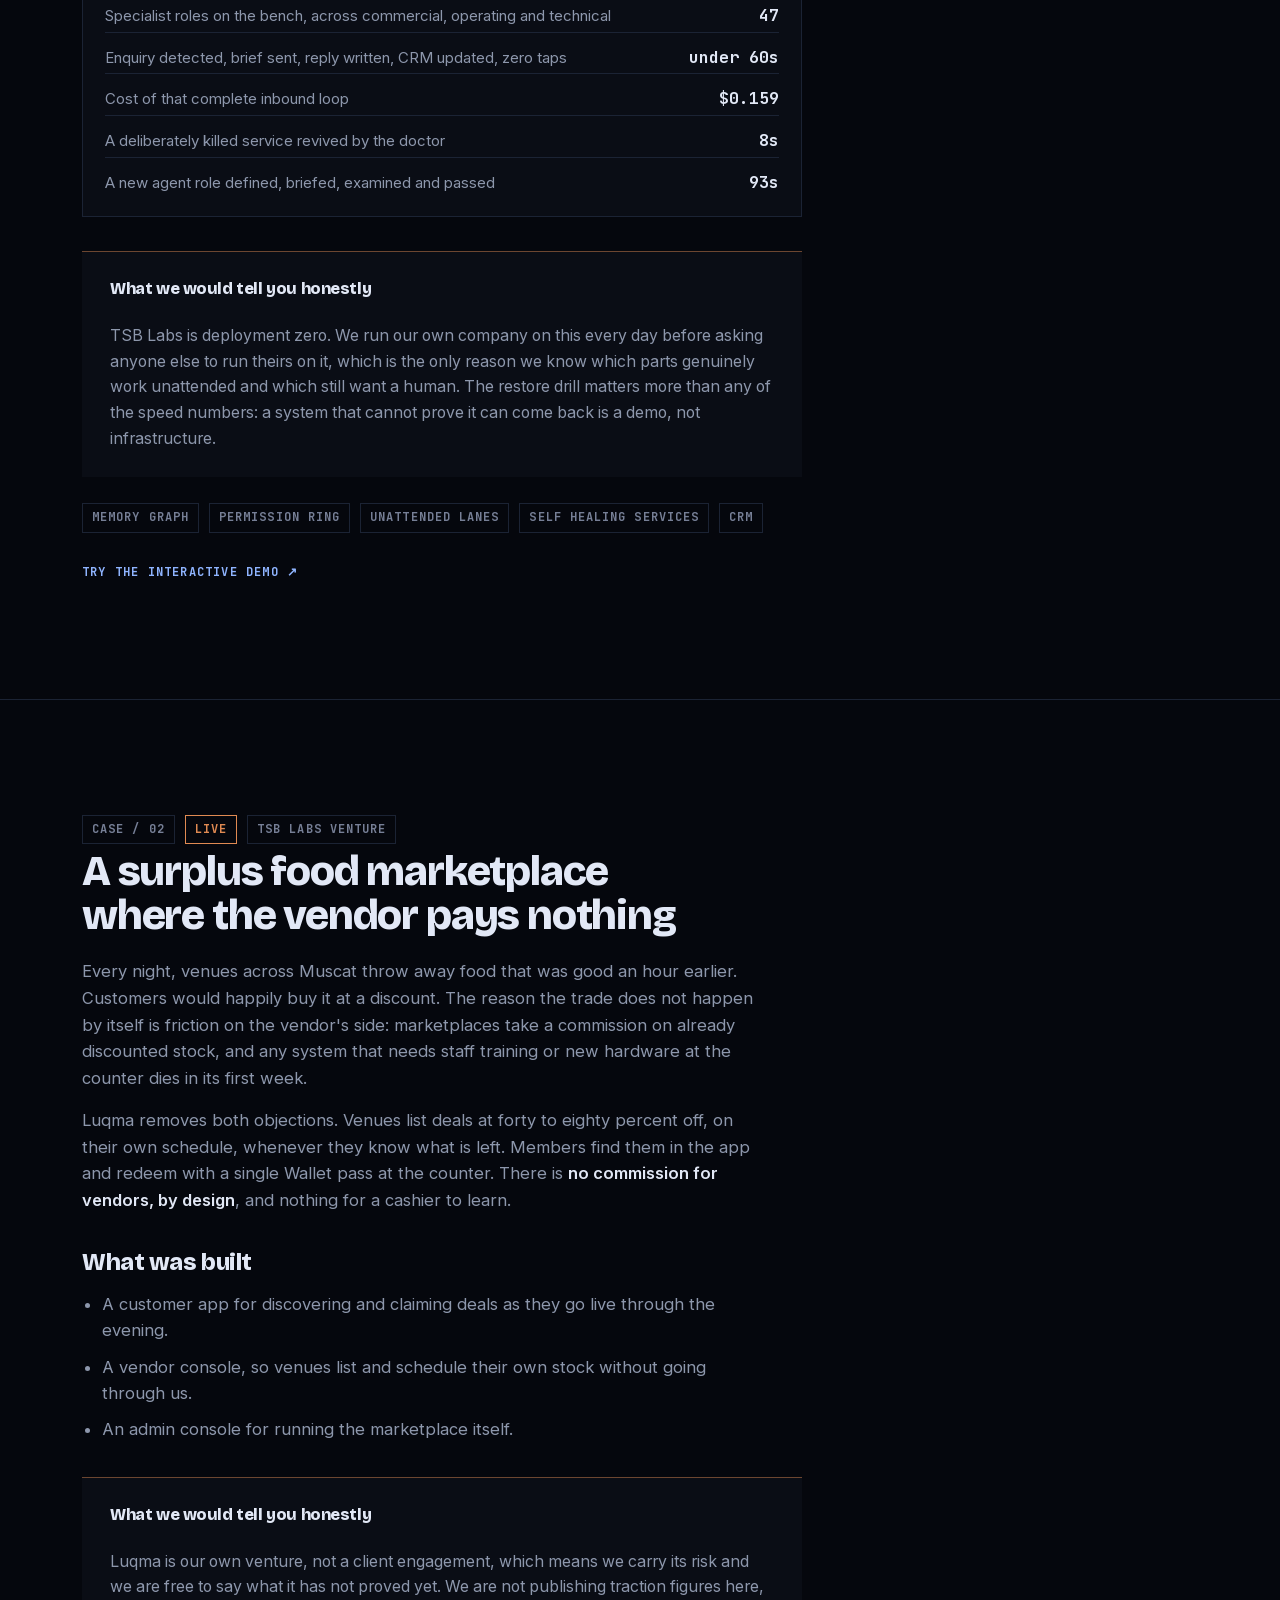
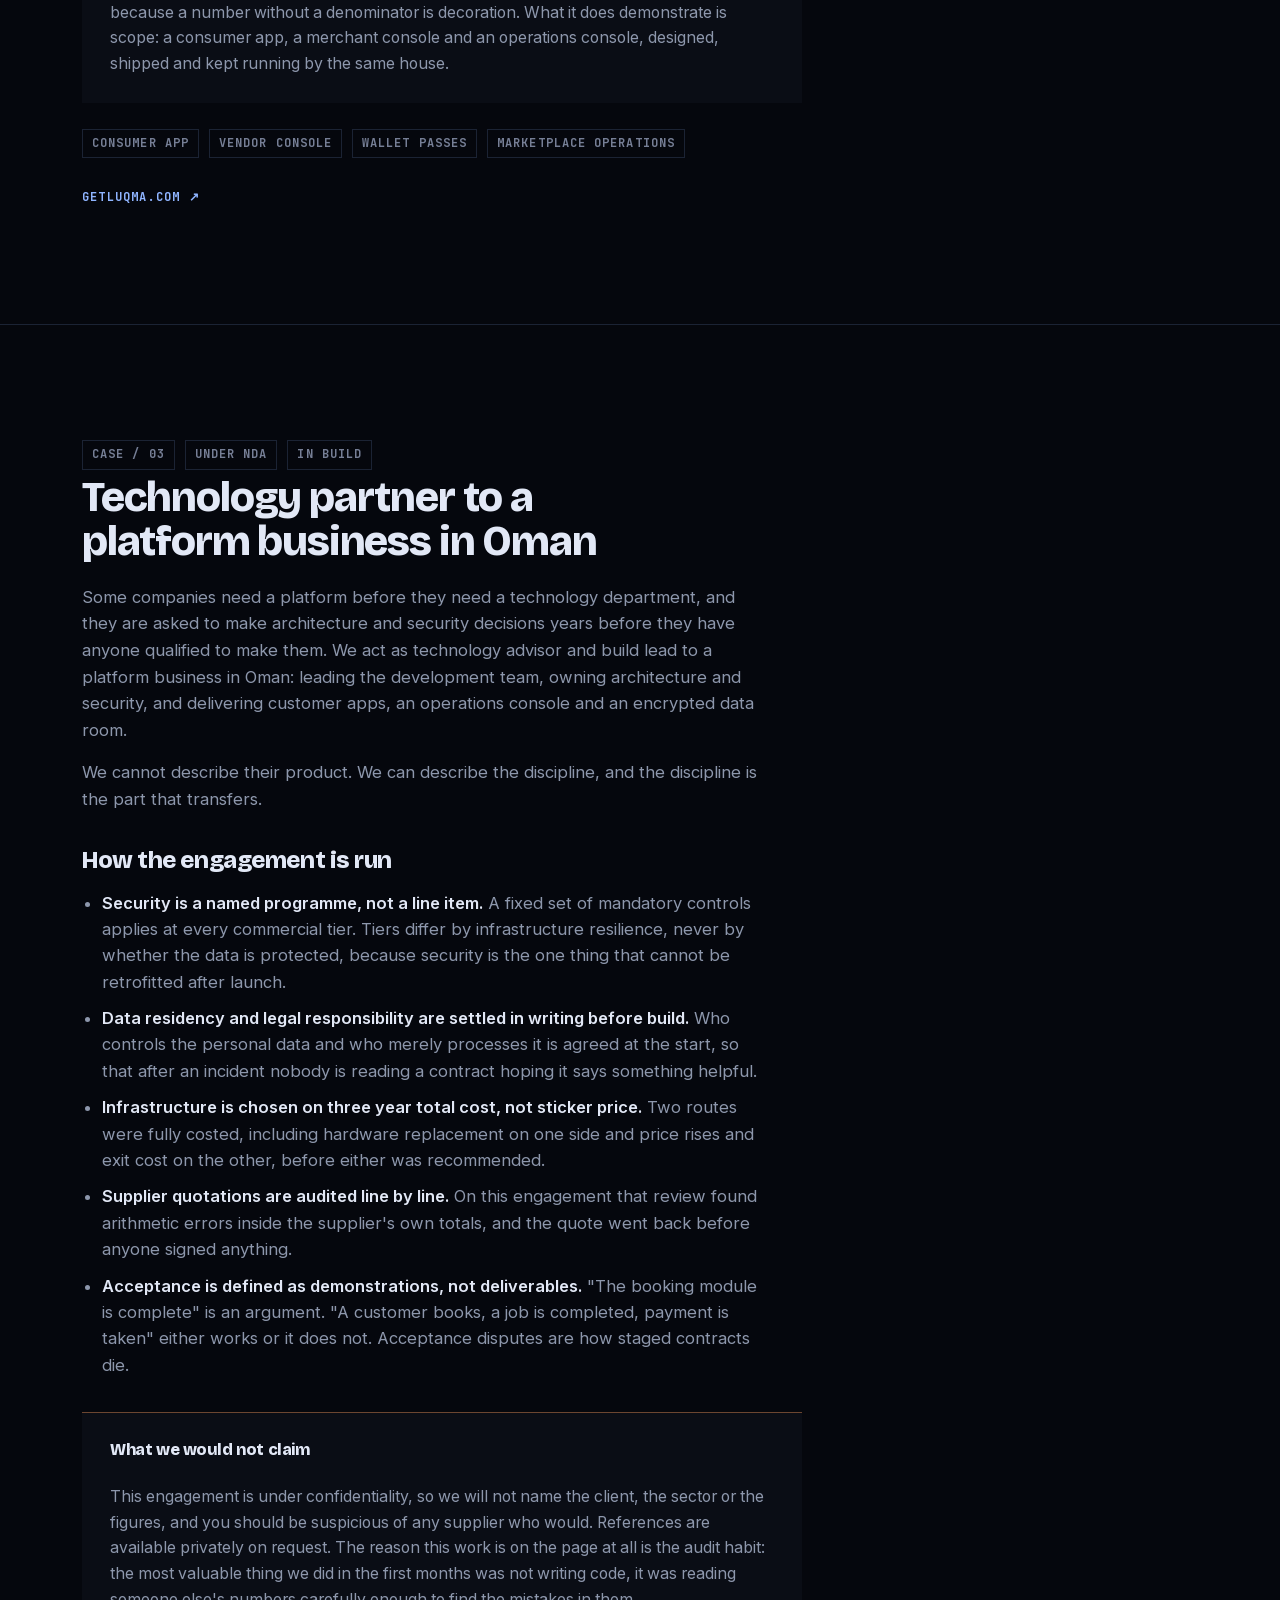
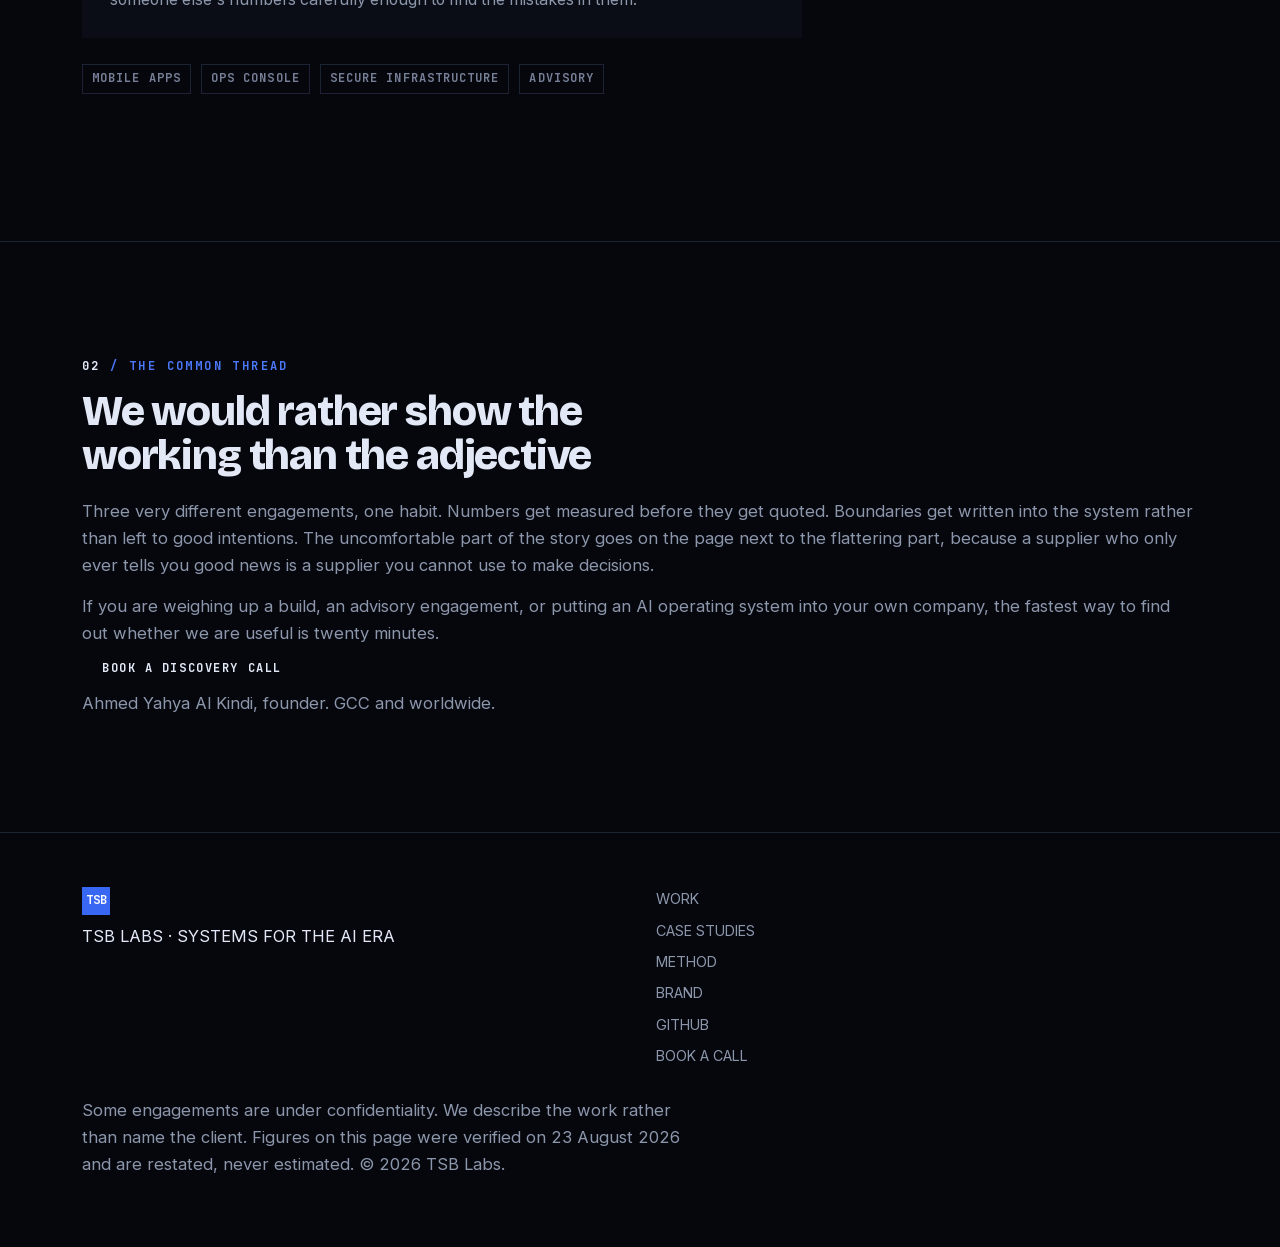
<file: case-studies.html>
<!doctype html>
<html lang="en">
<head>
<meta charset="utf-8">
<meta name="viewport" content="width=device-width, initial-scale=1">
<title>Case studies | TSB Labs</title>
<meta name="description" content="Three engagements described in evidence rather than adjectives: the AI operating system that runs TSB Labs, a live surplus food marketplace in Muscat, and a technology partnership with a platform business in Oman.">
<meta property="og:title" content="Case studies | TSB Labs">
<meta property="og:description" content="Evidence, not adjectives. Three engagements, the numbers behind them, and the parts we would tell you honestly.">
<meta property="og:type" content="article">
<link rel="canonical" href="https://tsb-labs-portfolio.vercel.app/case-studies.html">
<meta property="og:url" content="https://tsb-labs-portfolio.vercel.app/case-studies.html">
<link rel="icon" href="data:image/svg+xml,%3Csvg xmlns='http://www.w3.org/2000/svg' viewBox='0 0 64 64'%3E%3Crect width='64' height='64' fill='%233d6ef7'/%3E%3Ctext x='32' y='42' font-family='Menlo,monospace' font-size='26' font-weight='700' fill='%23f8faff' text-anchor='middle'%3ETSB%3C/text%3E%3C/svg%3E">
<link rel="stylesheet" href="/assets/fonts.css">
<link rel="stylesheet" href="/assets/system.css">
<script defer src="/assets/nav.js"></script>
<script defer src="/assets/cursor.js"></script>
</head>
<body>
<a class="skip" href="#main">Skip to content</a>

<header class="nav" id="nav">
  <div class="wrap navin">
    <a class="brand" href="/"><span class="mark">TSB</span><span class="bt">TSB LABS</span><span class="bs">SYSTEMS FOR THE AI ERA</span></a>
    <nav class="navlinks" aria-label="Primary">
      <a href="/services.html">Services</a>
      <a href="/portfolio.html">Portfolio</a>
      <a href="/products.html">Products</a>
      <a href="/research.html">Research</a>
      <a href="/case-studies.html">Case studies</a>
      <a href="/work-with-us.html">How we work</a>
    </nav>
    <details class="mnav" id="mnav">
      <summary aria-label="Navigation menu"><span class="mo">Menu</span><span class="mc">Close</span></summary>
      <nav aria-label="Primary">
        <a href="/services.html">Services</a>
        <a href="/portfolio.html">Portfolio</a>
        <a href="/products.html">Products</a>
        <a href="/research.html">Research</a>
        <a href="/case-studies.html" aria-current="page">Case studies</a>
        <a href="/work-with-us.html">How we work</a>
      </nav>
    </details>
    <a class="navcta" href="https://calendly.com/ahmedyahyak/20mins" target="_blank" rel="noopener">Book a call</a>
  </div>
</header>

<main id="main">

<header class="hero">
  <div class="wrap">
    <div class="kicker"><b>01</b> / CASE STUDIES</div>
    <h1>Evidence, <em>not adjectives</em>.</h1>
    <p class="lede">Most agency case studies are adjectives with a logo on top. These three are written the other way round: what the situation was, what we built, and the numbers we can actually stand behind, measured rather than estimated.</p>
    <p class="lede">Every figure below was verified on the day of writing. Where a number does not exist yet, we say so instead of inventing one. Some engagements are under confidentiality, so we describe the work rather than name the client.</p>
  </div>
</header>

<!-- CASE 01 -->
<section class="case">
  <div class="wrap">
    <div class="case-head">
      <span class="chip">Case / 01</span>
      <span class="chip live">In daily use</span>
      <span class="chip">TSB Labs product</span>
    </div>
    <h2>The company that sells an AI operating system is run by one</h2>

    <p>A solo founder running several ventures has the same problem every small company has, only sharper: the work of a sales team, an operations team and a support desk all exists, and none of the salaries do. The usual answers are to hire ahead of revenue, which kills companies, or to do everything personally, which caps them.</p>
    <p>Madar OS is our answer, and TSB Labs is its first deployment. One brain with a persistent memory graph of the business, a bench of specialist roles it puts on as needed, and runtime search across a library of skills it looks up rather than installs. Every sensitive action passes a permission ring before it happens.</p>

    <h3>What runs without anyone watching</h3>
    <ul>
      <li><strong>An inbound lane.</strong> A new enquiry is detected, researched against the memory graph, answered in the founder's voice, and written back to the CRM with its status changed.</li>
      <li><strong>A LinkedIn co pilot.</strong> It researches targets and drafts the messages, then stops. It never touches the platform itself, because LinkedIn's terms say a human sends. That boundary is written into the system, not left to discipline.</li>
      <li><strong>A doctor.</strong> Every five minutes it checks the other services and revives anything that has died.</li>
      <li><strong>A nightly backup</strong> with a restore drill that has been run rather than assumed, loading the dump into a throwaway database so the live one is never touched.</li>
    </ul>

    <h3>Evidence</h3>
    <div class="ev">
      <div class="ev-head">Verified 23 August 2026 · checks and bench recounted 3 Sepust</div>
      <div class="ev-row"><span>Automated checks passing, with a clean type check</span><b>451</b></div>
      <div class="ev-row"><span>Specialist roles on the bench, across commercial, operating and technical</span><b>47</b></div>
      <div class="ev-row"><span>Enquiry detected, brief sent, reply written, CRM updated, zero taps</span><b>under 60s</b></div>
      <div class="ev-row"><span>Cost of that complete inbound loop</span><b>$0.159</b></div>
      <div class="ev-row"><span>A deliberately killed service revived by the doctor</span><b>8s</b></div>
      <div class="ev-row"><span>A new agent role defined, briefed, examined and passed</span><b>93s</b></div>
    </div>

    <div class="honest">
      <div class="h">What we would tell you honestly</div>
      <p>TSB Labs is deployment zero. We run our own company on this every day before asking anyone else to run theirs on it, which is the only reason we know which parts genuinely work unattended and which still want a human. The restore drill matters more than any of the speed numbers: a system that cannot prove it can come back is a demo, not infrastructure.</p>
    </div>

    <div class="tags">
      <span class="tag">Memory graph</span><span class="tag">Permission ring</span><span class="tag">Unattended lanes</span><span class="tag">Self healing services</span><span class="tag">CRM</span>
    </div>
    <a class="golink" href="https://tsb-os-demo.vercel.app" target="_blank" rel="noopener">try the interactive demo &#8599;</a>
  </div>
</section>

<!-- CASE 02 -->
<section class="case">
  <div class="wrap">
    <div class="case-head">
      <span class="chip">Case / 02</span>
      <span class="chip live">Live</span>
      <span class="chip">TSB Labs venture</span>
    </div>
    <h2>A surplus food marketplace where the vendor pays nothing</h2>

    <p>Every night, venues across Muscat throw away food that was good an hour earlier. Customers would happily buy it at a discount. The reason the trade does not happen by itself is friction on the vendor's side: marketplaces take a commission on already discounted stock, and any system that needs staff training or new hardware at the counter dies in its first week.</p>
    <p>Luqma removes both objections. Venues list deals at forty to eighty percent off, on their own schedule, whenever they know what is left. Members find them in the app and redeem with a single Wallet pass at the counter. There is <strong>no commission for vendors, by design</strong>, and nothing for a cashier to learn.</p>

    <h3>What was built</h3>
    <ul>
      <li>A customer app for discovering and claiming deals as they go live through the evening.</li>
      <li>A vendor console, so venues list and schedule their own stock without going through us.</li>
      <li>An admin console for running the marketplace itself.</li>
    </ul>

    <div class="honest">
      <div class="h">What we would tell you honestly</div>
      <p>Luqma is our own venture, not a client engagement, which means we carry its risk and we are free to say what it has not proved yet. We are not publishing traction figures here, because a number without a denominator is decoration. What it does demonstrate is scope: a consumer app, a merchant console and an operations console, designed, shipped and kept running by the same house.</p>
    </div>

    <div class="tags">
      <span class="tag">Consumer app</span><span class="tag">Vendor console</span><span class="tag">Wallet passes</span><span class="tag">Marketplace operations</span>
    </div>
    <a class="golink" href="https://www.getluqma.com" target="_blank" rel="noopener">getluqma.com &#8599;</a>
  </div>
</section>

<!-- CASE 03 -->
<section class="case">
  <div class="wrap">
    <div class="case-head">
      <span class="chip">Case / 03</span>
      <span class="chip nda">Under NDA</span>
      <span class="chip">In build</span>
    </div>
    <h2>Technology partner to a platform business in Oman</h2>

    <p>Some companies need a platform before they need a technology department, and they are asked to make architecture and security decisions years before they have anyone qualified to make them. We act as technology advisor and build lead to a platform business in Oman: leading the development team, owning architecture and security, and delivering customer apps, an operations console and an encrypted data room.</p>
    <p>We cannot describe their product. We can describe the discipline, and the discipline is the part that transfers.</p>

    <h3>How the engagement is run</h3>
    <ul>
      <li><strong>Security is a named programme, not a line item.</strong> A fixed set of mandatory controls applies at every commercial tier. Tiers differ by infrastructure resilience, never by whether the data is protected, because security is the one thing that cannot be retrofitted after launch.</li>
      <li><strong>Data residency and legal responsibility are settled in writing before build.</strong> Who controls the personal data and who merely processes it is agreed at the start, so that after an incident nobody is reading a contract hoping it says something helpful.</li>
      <li><strong>Infrastructure is chosen on three year total cost, not sticker price.</strong> Two routes were fully costed, including hardware replacement on one side and price rises and exit cost on the other, before either was recommended.</li>
      <li><strong>Supplier quotations are audited line by line.</strong> On this engagement that review found arithmetic errors inside the supplier's own totals, and the quote went back before anyone signed anything.</li>
      <li><strong>Acceptance is defined as demonstrations, not deliverables.</strong> "The booking module is complete" is an argument. "A customer books, a job is completed, payment is taken" either works or it does not. Acceptance disputes are how staged contracts die.</li>
    </ul>

    <div class="honest">
      <div class="h">What we would not claim</div>
      <p>This engagement is under confidentiality, so we will not name the client, the sector or the figures, and you should be suspicious of any supplier who would. References are available privately on request. The reason this work is on the page at all is the audit habit: the most valuable thing we did in the first months was not writing code, it was reading someone else's numbers carefully enough to find the mistakes in them.</p>
    </div>

    <div class="tags">
      <span class="tag">Mobile apps</span><span class="tag">Ops console</span><span class="tag">Secure infrastructure</span><span class="tag">Advisory</span>
    </div>
  </div>
</section>

<!-- CLOSE -->
<section class="close">
  <div class="wrap">
    <div class="kicker"><b>02</b> / THE COMMON THREAD</div>
    <h2>We would rather show the working than the adjective</h2>
    <p>Three very different engagements, one habit. Numbers get measured before they get quoted. Boundaries get written into the system rather than left to good intentions. The uncomfortable part of the story goes on the page next to the flattering part, because a supplier who only ever tells you good news is a supplier you cannot use to make decisions.</p>
    <p>If you are weighing up a build, an advisory engagement, or putting an AI operating system into your own company, the fastest way to find out whether we are useful is twenty minutes.</p>
    <a class="cta" href="https://calendly.com/ahmedyahyak/20mins" target="_blank" rel="noopener">Book a discovery call</a>
    <p class="sub">Ahmed Yahya Al Kindi, founder. GCC and worldwide.</p>
  </div>
</section>

</main>

<footer>
  <div class="wrap">
    <div class="foot-inner">
      <div class="foot-brand"><div class="monogram">TSB</div><span>TSB LABS &middot; SYSTEMS FOR THE AI ERA</span></div>
      <div class="foot-links">
        <a href="/portfolio.html">WORK</a>
        <a href="/case-studies.html">CASE STUDIES</a>
        <a href="/work-with-us.html">METHOD</a>
        <a href="/brand/">BRAND</a>
        <a href="https://github.com/ahmedyahyak/tsb-labs-portfolio" target="_blank" rel="noopener">GITHUB</a>
        <a href="https://calendly.com/ahmedyahyak/20mins" target="_blank" rel="noopener">BOOK A CALL</a>
      </div>
    </div>
    <div class="foot-note">Some engagements are under confidentiality. We describe the work rather than name the client. Figures on this page were verified on 23 August 2026 and are restated, never estimated. &copy; 2026 TSB Labs.</div>
  </div>
</footer>

</body>
</html>
</file>
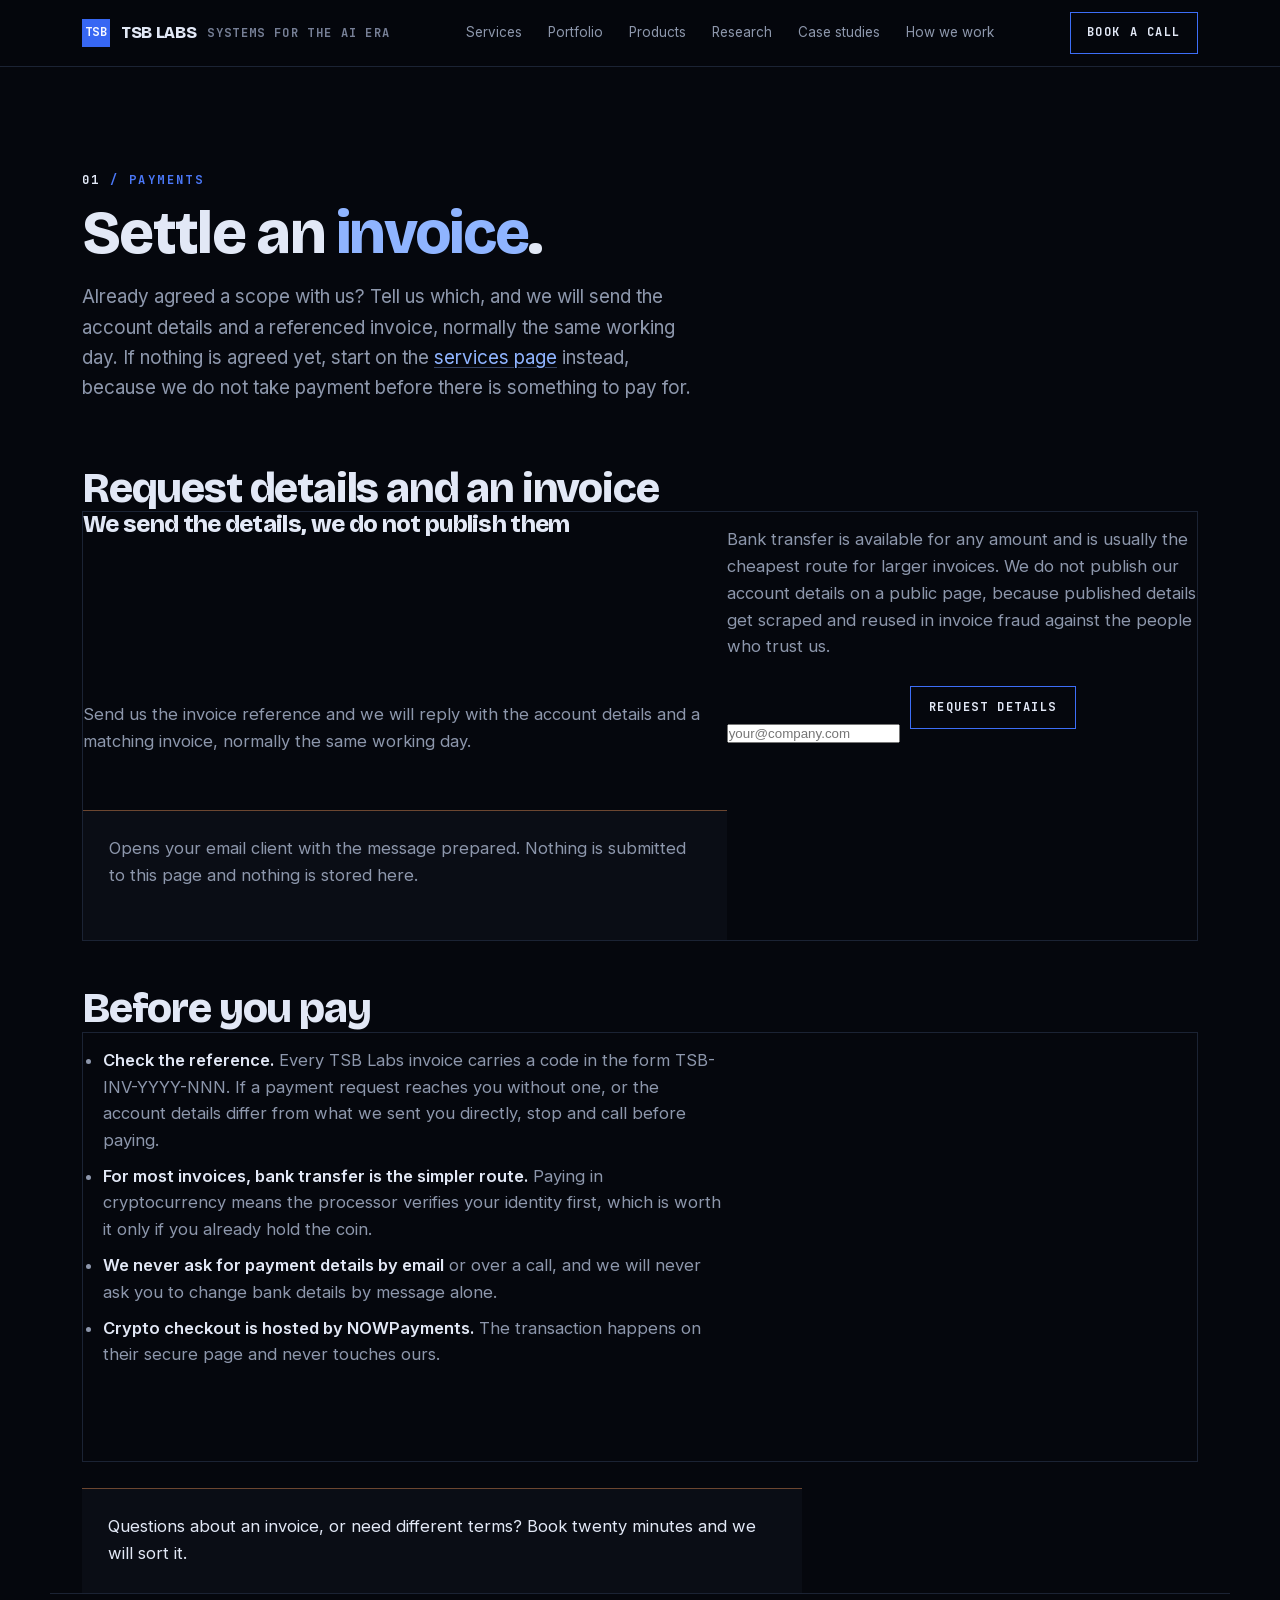
<file: pay.html>
<!doctype html>
<html lang="en">
<head>
<meta charset="utf-8">
<meta name="viewport" content="width=device-width, initial-scale=1">
<title>Pay TSB Labs</title>
<meta property="og:url" content="https://tsb-labs-portfolio.vercel.app/pay.html">
<meta name="description" content="Settle a TSB Labs invoice by bank transfer or cryptocurrency.">
<meta name="robots" content="noindex">
<link rel="icon" href="data:image/svg+xml,%3Csvg xmlns='http://www.w3.org/2000/svg' viewBox='0 0 64 64'%3E%3Crect width='64' height='64' fill='%233d6ef7'/%3E%3Ctext x='32' y='42' font-family='Menlo,monospace' font-size='26' font-weight='700' fill='%23f8faff' text-anchor='middle'%3ETSB%3C/text%3E%3C/svg%3E">
<link rel="stylesheet" href="/assets/fonts.css">
<link rel="stylesheet" href="/assets/system.css">
<script defer src="/assets/nav.js"></script>
<script defer src="/assets/cursor.js"></script>
</head>
<body>

<header class="nav" id="nav">
  <div class="wrap navin">
    <a class="brand" href="/"><span class="mark">TSB</span><span class="bt">TSB LABS</span><span class="bs">SYSTEMS FOR THE AI ERA</span></a>
    <nav class="navlinks" aria-label="Primary">
      <a href="/services.html">Services</a>
      <a href="/portfolio.html">Portfolio</a>
      <a href="/products.html">Products</a>
      <a href="/research.html">Research</a>
      <a href="/case-studies.html">Case studies</a>
      <a href="/work-with-us.html">How we work</a>
    </nav>
    <details class="mnav" id="mnav">
      <summary aria-label="Navigation menu"><span class="mo">Menu</span><span class="mc">Close</span></summary>
      <nav aria-label="Primary">
        <a href="/services.html">Services</a>
        <a href="/portfolio.html">Portfolio</a>
        <a href="/products.html">Products</a>
        <a href="/research.html">Research</a>
        <a href="/case-studies.html">Case studies</a>
        <a href="/work-with-us.html">How we work</a>
      </nav>
    </details>
    <a class="navcta" href="https://calendly.com/ahmedyahyak/20mins" target="_blank" rel="noopener">Book a call</a>
  </div>
</header>

<header class="hero">
  <div class="wrap">
    <div class="kicker"><b>01</b> / PAYMENTS</div>
    <h1>Settle an <em>invoice</em>.</h1>
    <p class="lede">Already agreed a scope with us? Tell us which, and we will send the account details and a referenced invoice, normally the same working day. If nothing is agreed yet, start on the <a href="/book.html">services page</a> instead, because we do not take payment before there is something to pay for.</p>
  </div>
</header>

<main class="wrap">

  <h2 id="request">Request details and an invoice</h2>
  <div class="panel">
    <h3>We send the details, we do not publish them</h3>
    <p>Bank transfer is available for any amount and is usually the cheapest route for larger invoices. We do not publish our account details on a public page, because published details get scraped and reused in invoice fraud against the people who trust us.</p>
    <p>Send us the invoice reference and we will reply with the account details and a matching invoice, normally the same working day.</p>
    <div class="row">
      <input type="email" id="email" placeholder="your@company.com" aria-label="Your email">
      <a class="btn" id="send" href="#">Request details</a>
    </div>
    <p class="note" id="hint">Opens your email client with the message prepared. Nothing is submitted to this page and nothing is stored here.</p>
  </div>

  <h2>Before you pay</h2>
  <div class="panel">
    <ul>
      <li><strong>Check the reference.</strong> Every TSB Labs invoice carries a code in the form TSB-INV-YYYY-NNN. If a payment request reaches you without one, or the account details differ from what we sent you directly, stop and call before paying.</li>
      <li><strong>For most invoices, bank transfer is the simpler route.</strong> Paying in cryptocurrency means the processor verifies your identity first, which is worth it only if you already hold the coin.</li>
      <li><strong>We never ask for payment details by email</strong> or over a call, and we will never ask you to change bank details by message alone.</li>
      <li><strong>Crypto checkout is hosted by NOWPayments.</strong> The transaction happens on their secure page and never touches ours.</li>
    </ul>
  </div>

  <div class="note" style="margin-top:26px">
    Questions about an invoice, or need different terms? <a href="https://calendly.com/ahmedyahyak/20mins" target="_blank" rel="noopener">Book twenty minutes</a> and we will sort it.
  </div>

</main>

<footer class="wrap">
  <span>TSB Labs &middot; Systems for the AI era</span>
  <span>Some engagements are under confidentiality. We describe the work, not the client.</span>
</footer>

<script>
(function(){
  var EMAIL = 'ahmed@devmatesolutions.com'; // REPLACE with the TSB Labs billing address once it exists
  var input = document.getElementById('email');
  var btn = document.getElementById('send');
  var hint = document.getElementById('hint');

  function compose(subject, body){
    return 'mailto:' + EMAIL +
      '?subject=' + encodeURIComponent(subject) +
      '&body=' + encodeURIComponent(body);
  }

  // book.html sends the chosen service through as ?for=slug so the request
  // arrives already saying what it is about.
  var SERVICE = (function(){
    var m = /[?&]for=([^&#]+)/.exec(window.location.search);
    if (!m) return '';
    var slug = decodeURIComponent(m[1]).replace(/[^a-z0-9-]/gi, '');
    return slug ? slug.replace(/-/g, ' ') : '';
  })();

  if (SERVICE) {
    hint.textContent = 'Your request will say it is about: ' + SERVICE + '.';
    // Arriving from /book with #request: the browser routinely misses the hash
    // scroll on a fresh navigation, dropping the visitor at the top of the page
    // with the form far below. Put them on the form and in the field.
    requestAnimationFrame(function(){
      document.getElementById('request').scrollIntoView({block:'start'});
      input.focus({preventScroll:true});
    });
  }

  btn.addEventListener('click', function(e){
    e.preventDefault();
    var v = (input.value || '').trim();
    if (!/^[^@\s]+@[^@\s]+\.[^@\s]+$/.test(v)) {
      hint.textContent = 'That does not look like an email address. Check it and try again.';
      hint.style.color = '#f7c46a';
      input.focus();
      return;
    }
    hint.textContent = 'Opening your email client.';
    hint.style.color = '';
    window.location.href = compose(
      SERVICE ? 'Payment details request: ' + SERVICE : 'Payment details request',
      'Hello,\n\nPlease send the bank details and an invoice.\n\n' +
      (SERVICE ? 'Interested in: ' + SERVICE + '\n' : '') +
      'My email: ' + v +
      '\nInvoice reference (if you have one): \nAmount: \n\nThank you.'
    );
  });

  input.addEventListener('keydown', function(e){ if (e.key === 'Enter') btn.click(); });

  // Tier buttons that have no payment link yet fall back to the request form.
  document.querySelectorAll('a[data-link]').forEach(function(a){
    if (a.getAttribute('href') === '#request') {
      a.addEventListener('click', function(){
        setTimeout(function(){ input.focus(); }, 300);
      });
    }
  });
})();
</script>
</body>
</html>
</file>
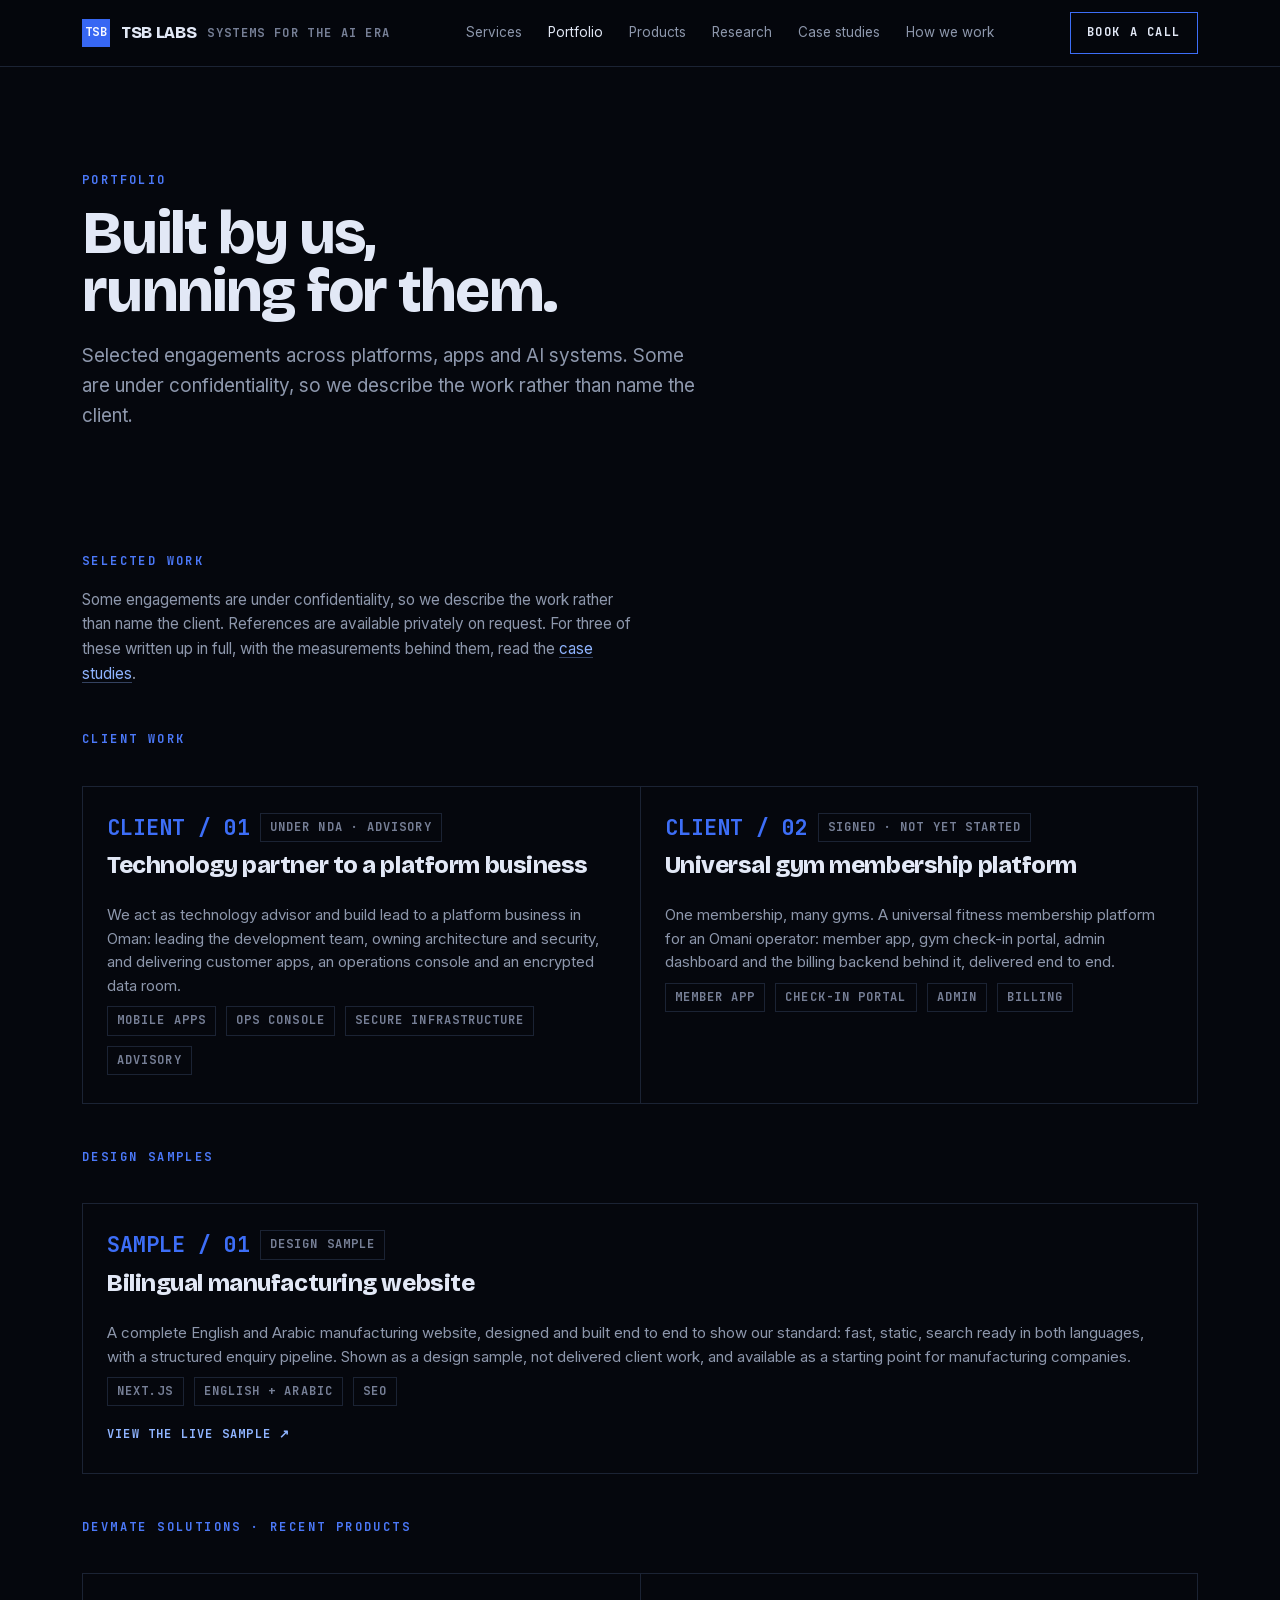
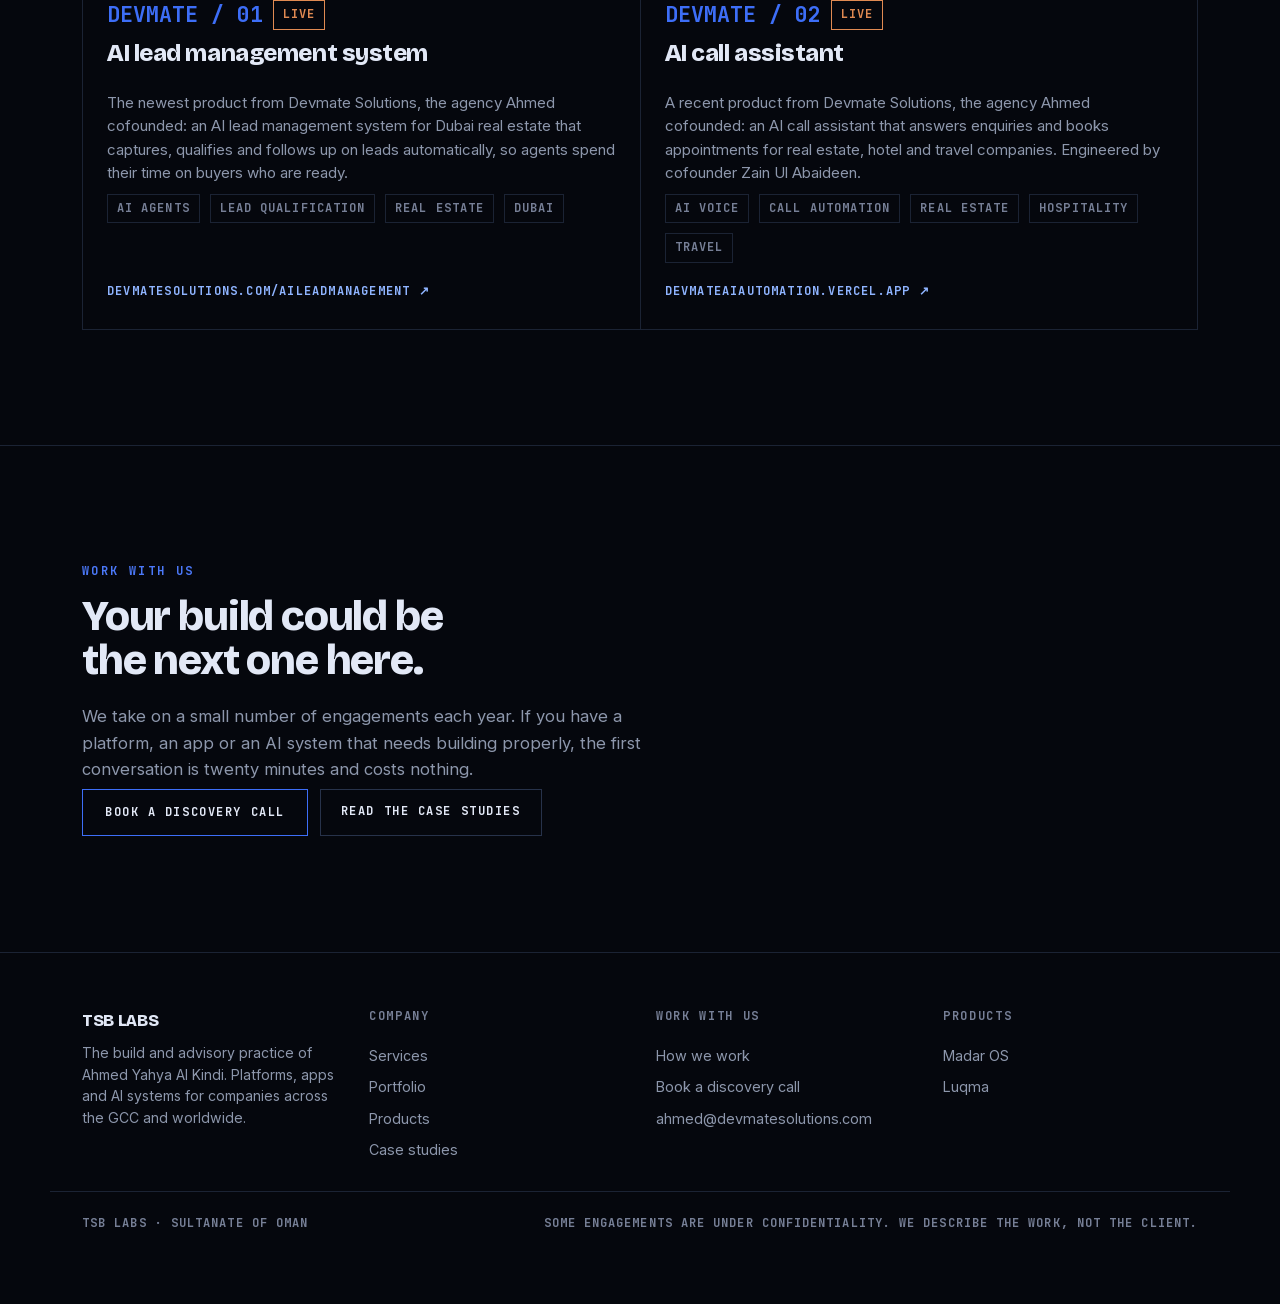
<file: portfolio.html>
<!doctype html>
<html lang="en">
<head>
<meta charset="utf-8">
<meta name="viewport" content="width=device-width, initial-scale=1">
<title>Portfolio | TSB Labs</title>
<meta name="description" content="Selected client work, design samples and products built by TSB Labs across the GCC and worldwide.">
<meta property="og:title" content="TSB Labs | Systems for the AI Era">
<meta property="og:description" content="We build the systems that run the business. Platforms, apps and AI systems for companies across the GCC and worldwide.">
<meta property="og:type" content="website">
<link rel="canonical" href="https://tsb-labs-portfolio.vercel.app/portfolio.html">
<meta property="og:url" content="https://tsb-labs-portfolio.vercel.app/portfolio.html">
<link rel="icon" href="data:image/svg+xml,%3Csvg xmlns='http://www.w3.org/2000/svg' viewBox='0 0 64 64'%3E%3Crect width='64' height='64' fill='%233d6ef7'/%3E%3Ctext x='32' y='42' font-family='Menlo,monospace' font-size='26' font-weight='700' fill='%23f8faff' text-anchor='middle'%3ETSB%3C/text%3E%3C/svg%3E">
<script type="application/ld+json">
{
  "@context": "https://schema.org",
  "@type": "ProfessionalService",
  "name": "TSB Labs",
  "slogan": "We build it. You run it.",
  "description": "Build and advisory practice. Platforms, apps and AI systems for companies across the GCC and worldwide.",
  "url": "https://tsb-labs-portfolio.vercel.app",
  "areaServed": "GCC and worldwide",
  "founder": {
    "@type": "Person",
    "name": "Ahmed Yahya Al Kindi",
    "url": "https://www.ahmedyahyak.com",
    "sameAs": ["https://www.devmatesolutions.com", "https://aifounderhub.com"]
  }
}
</script>
<link rel="stylesheet" href="/assets/fonts.css">
<link rel="stylesheet" href="/assets/system.css">
<script defer src="/assets/nav.js"></script>
<script defer src="/assets/cursor.js"></script>
</head>
<body>
<a class="skip" href="#main">Skip to content</a>
<header class="nav" id="nav">
  <div class="wrap navin">
    <a class="brand" href="/"><span class="mark">TSB</span><span class="bt">TSB LABS</span><span class="bs">SYSTEMS FOR THE AI ERA</span></a>
    <nav class="navlinks" aria-label="Primary">
      <a href="/services.html">Services</a>
      <a href="/portfolio.html" aria-current="page">Portfolio</a>
      <a href="/products.html">Products</a>
      <a href="/research.html">Research</a>
      <a href="/case-studies.html">Case studies</a>
      <a href="/work-with-us.html">How we work</a>
    </nav>
    <details class="mnav" id="mnav">
      <summary aria-label="Navigation menu"><span class="mo">Menu</span><span class="mc">Close</span></summary>
      <nav aria-label="Primary">
        <a href="/services.html">Services</a>
        <a href="/portfolio.html" aria-current="page">Portfolio</a>
        <a href="/products.html">Products</a>
        <a href="/research.html">Research</a>
        <a href="/case-studies.html">Case studies</a>
        <a href="/work-with-us.html">How we work</a>
      </nav>
    </details>
    <a class="navcta" href="https://calendly.com/ahmedyahyak/20mins" target="_blank" rel="noopener">Book a call</a>
  </div>
</header>
<main id="main">
  <div class="wrap phero">
    <div class="pkick">Portfolio</div>
    <h1>Built by us,<br>running for them.</h1>
    <p class="lede">Selected engagements across platforms, apps and AI systems. Some are under confidentiality, so we describe the work rather than name the client.</p>
  </div>
<section id="work">
  <div class="wrap">
    <div class="sec-head reveal">
      <div class="kicker">Selected work</div>
      <p class="sec-note">Some engagements are under confidentiality, so we describe the work rather than name the client. References are available privately on request. For three of these written up in full, with the measurements behind them, read the <a href="/case-studies.html">case studies</a>.</p>
    </div>

    <div class="work-group">
      <div class="group-label">Client work</div>
      <div class="work-grid">
        <div class="card reveal" data-spot>
          <div class="card-top"><span class="card-index">CLIENT / 01</span><span class="status">UNDER NDA · ADVISORY</span></div>
          <h3>Technology partner to a platform business</h3>
          <p>We act as technology advisor and build lead to a platform business in Oman: leading the development team, owning architecture and security, and delivering customer apps, an operations console and an encrypted data room.</p>
          <div class="tag-row"><span class="tag">MOBILE APPS</span><span class="tag">OPS CONSOLE</span><span class="tag">SECURE INFRASTRUCTURE</span><span class="tag">ADVISORY</span></div>
        </div>
        <div class="card reveal" data-spot>
          <div class="card-top"><span class="card-index">CLIENT / 02</span><span class="status">SIGNED · NOT YET STARTED</span></div>
          <h3>Universal gym membership platform</h3>
          <p>One membership, many gyms. A universal fitness membership platform for an Omani operator: member app, gym check-in portal, admin dashboard and the billing backend behind it, delivered end to end.</p>
          <div class="tag-row"><span class="tag">MEMBER APP</span><span class="tag">CHECK-IN PORTAL</span><span class="tag">ADMIN</span><span class="tag">BILLING</span></div>
        </div>
      </div>
    </div><div class="work-group">
      <div class="group-label">Design samples</div>
      <div class="work-grid">
        <div class="card reveal" data-spot>
          <div class="card-top"><span class="card-index">SAMPLE / 01</span><span class="status">DESIGN SAMPLE</span></div>
          <h3>Bilingual manufacturing website</h3>
          <p>A complete English and Arabic manufacturing website, designed and built end to end to show our standard: fast, static, search ready in both languages, with a structured enquiry pipeline. Shown as a design sample, not delivered client work, and available as a starting point for manufacturing companies.</p>
          <div class="tag-row"><span class="tag">NEXT.JS</span><span class="tag">ENGLISH + ARABIC</span><span class="tag">SEO</span></div>
          <div class="card-link"><a href="https://thermarolls.vercel.app" target="_blank" rel="noopener">view the live sample &nearr;</a></div>
        </div>
      </div>
    </div><div class="work-group">
      <div class="group-label">Devmate Solutions · Recent products</div>
      <div class="work-grid">
        <div class="card reveal" data-spot>
          <div class="card-top"><span class="card-index">DEVMATE / 01</span><span class="status s-live">LIVE</span></div>
          <h3>AI lead management system</h3>
          <p>The newest product from Devmate Solutions, the agency Ahmed cofounded: an AI lead management system for Dubai real estate that captures, qualifies and follows up on leads automatically, so agents spend their time on buyers who are ready.</p>
          <div class="tag-row"><span class="tag">AI AGENTS</span><span class="tag">LEAD QUALIFICATION</span><span class="tag">REAL ESTATE</span><span class="tag">DUBAI</span></div>
          <div class="card-link"><a href="https://www.devmatesolutions.com/aileadmanagement" target="_blank" rel="noopener">devmatesolutions.com/aileadmanagement &nearr;</a></div>
        </div>
        <div class="card reveal" data-spot>
          <div class="card-top"><span class="card-index">DEVMATE / 02</span><span class="status s-live">LIVE</span></div>
          <h3>AI call assistant</h3>
          <p>A recent product from Devmate Solutions, the agency Ahmed cofounded: an AI call assistant that answers enquiries and books appointments for real estate, hotel and travel companies. Engineered by cofounder Zain Ul Abaideen.</p>
          <div class="tag-row"><span class="tag">AI VOICE</span><span class="tag">CALL AUTOMATION</span><span class="tag">REAL ESTATE</span><span class="tag">HOSPITALITY</span><span class="tag">TRAVEL</span></div>
          <div class="card-link"><a href="https://devmateaiautomation.vercel.app/" target="_blank" rel="noopener">devmateaiautomation.vercel.app &nearr;</a></div>
        </div>
      </div>
    </div>

    

    

    
  </div>
</section>

  <section class="band">
    <div class="wrap">
      <div class="bandhead" style="max-width:56ch">
        <div class="pkick">Work with us</div>
        <h2>Your build could be the next one here.</h2>
        <p>We take on a small number of engagements each year. If you have a platform, an app or an AI system that needs building properly, the first conversation is twenty minutes and costs nothing.</p>
      </div>
      <div style="display:flex;gap:12px;flex-wrap:wrap">
        <a class="navcta" href="https://calendly.com/ahmedyahyak/20mins" target="_blank" rel="noopener" style="padding:13px 22px">Book a discovery call</a>
        <a class="btn-ghost" href="/case-studies.html">Read the case studies</a>
      </div>
    </div>
  </section>
</main>
<footer class="foot">
  <div class="wrap footin">
    <div class="footcol">
      <div class="fmark">TSB LABS</div>
      <p class="fsm">The build and advisory practice of Ahmed Yahya Al Kindi. Platforms, apps and AI systems for companies across the GCC and worldwide.</p>
    </div>
    <div class="footcol">
      <div class="flab">Company</div>
      <a href="/services.html">Services</a>
      <a href="/portfolio.html">Portfolio</a>
      <a href="/products.html">Products</a>
      <a href="/case-studies.html">Case studies</a>
    </div>
    <div class="footcol">
      <div class="flab">Work with us</div>
      <a href="/work-with-us.html">How we work</a>
      <a href="https://calendly.com/ahmedyahyak/20mins" target="_blank" rel="noopener">Book a discovery call</a>
      <a href="mailto:ahmed@devmatesolutions.com">ahmed@devmatesolutions.com</a>
    </div>
    <div class="footcol">
      <div class="flab">Products</div>
      <a href="https://tsb-os-demo.vercel.app" target="_blank" rel="noopener">Madar OS</a>
      <a href="https://getluqma.com" target="_blank" rel="noopener">Luqma</a>
    </div>
  </div>
  <div class="wrap footbar"><span>TSB Labs · Sultanate of Oman</span><span>Some engagements are under confidentiality. We describe the work, not the client.</span></div>
</footer>
</body>
</html>
</file>
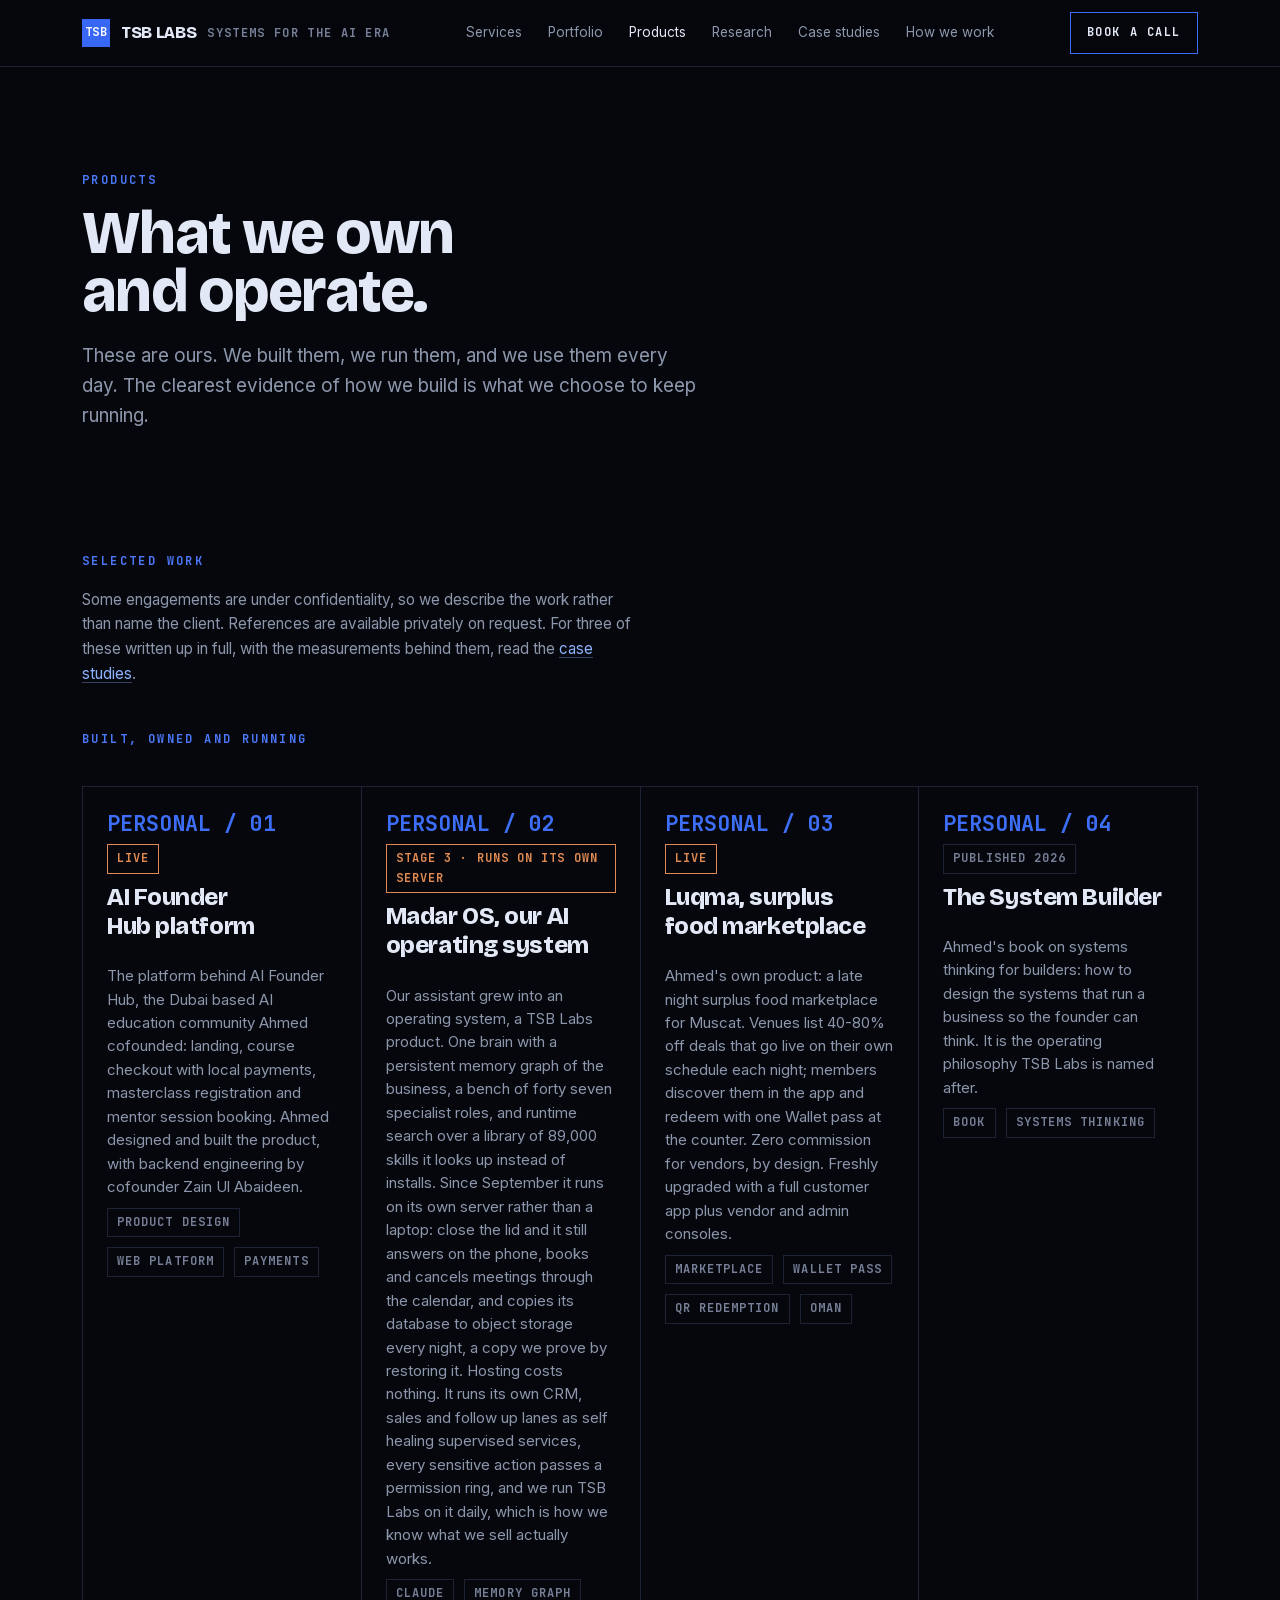
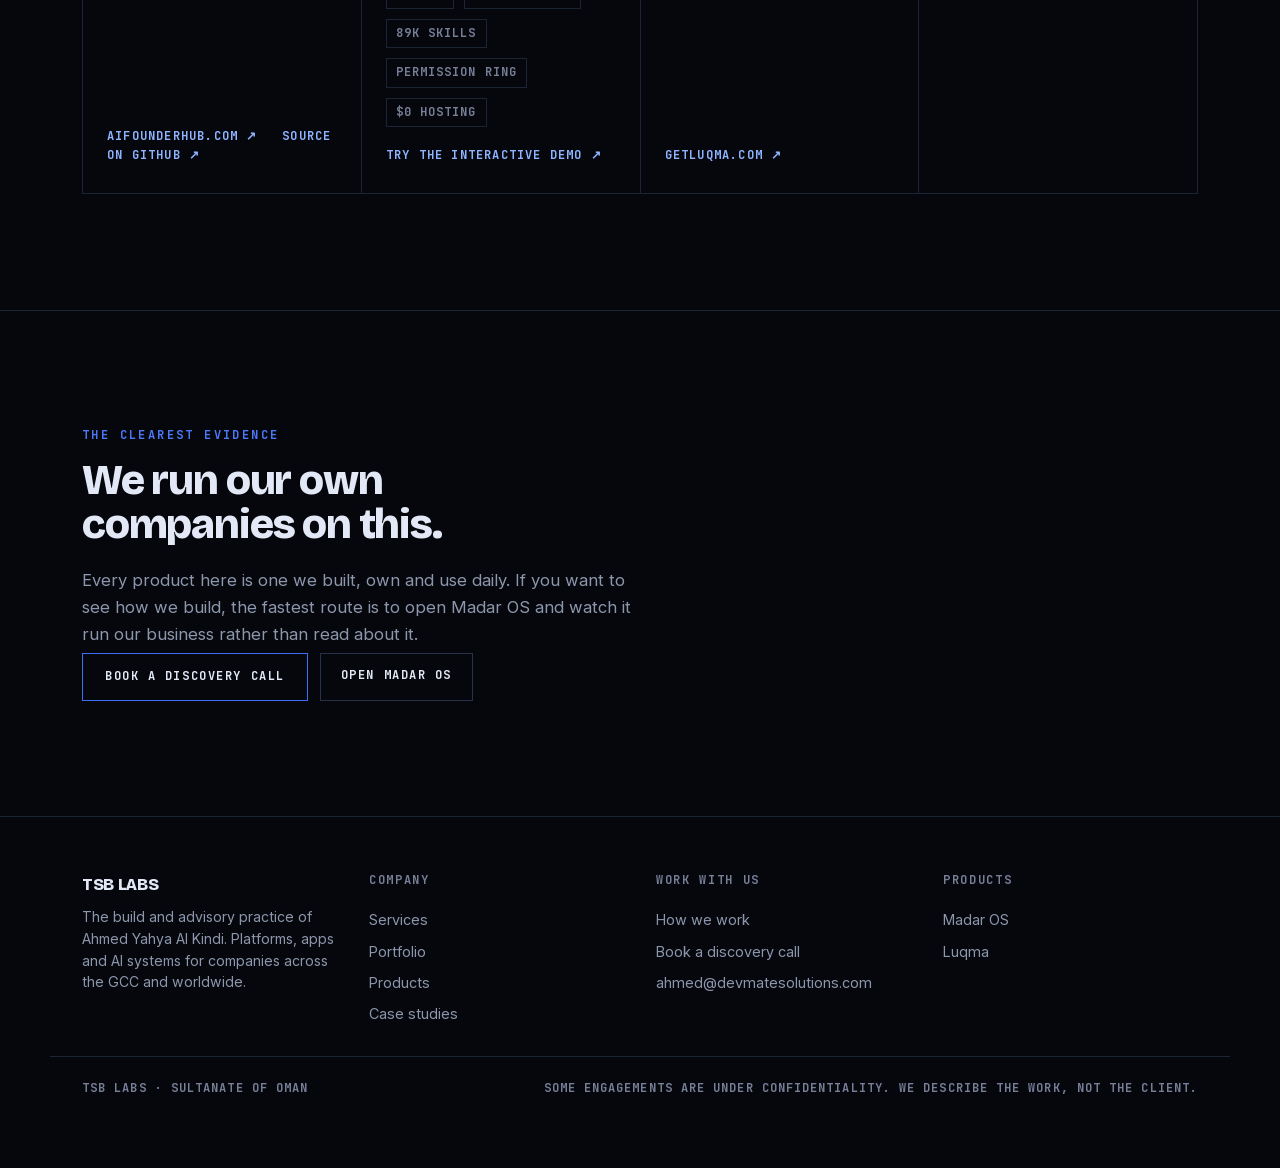
<file: products.html>
<!doctype html>
<html lang="en">
<head>
<meta charset="utf-8">
<meta name="viewport" content="width=device-width, initial-scale=1">
<title>Products | TSB Labs</title>
<meta name="description" content="Madar OS, Luqma and the other products TSB Labs owns and operates, not client work.">
<meta property="og:title" content="TSB Labs | Systems for the AI Era">
<meta property="og:description" content="We build the systems that run the business. Platforms, apps and AI systems for companies across the GCC and worldwide.">
<meta property="og:type" content="website">
<link rel="canonical" href="https://tsb-labs-portfolio.vercel.app/products.html">
<meta property="og:url" content="https://tsb-labs-portfolio.vercel.app/products.html">
<link rel="icon" href="data:image/svg+xml,%3Csvg xmlns='http://www.w3.org/2000/svg' viewBox='0 0 64 64'%3E%3Crect width='64' height='64' fill='%233d6ef7'/%3E%3Ctext x='32' y='42' font-family='Menlo,monospace' font-size='26' font-weight='700' fill='%23f8faff' text-anchor='middle'%3ETSB%3C/text%3E%3C/svg%3E">
<script type="application/ld+json">
{
  "@context": "https://schema.org",
  "@type": "ProfessionalService",
  "name": "TSB Labs",
  "slogan": "We build it. You run it.",
  "description": "Build and advisory practice. Platforms, apps and AI systems for companies across the GCC and worldwide.",
  "url": "https://tsb-labs-portfolio.vercel.app",
  "areaServed": "GCC and worldwide",
  "founder": {
    "@type": "Person",
    "name": "Ahmed Yahya Al Kindi",
    "url": "https://www.ahmedyahyak.com",
    "sameAs": ["https://www.devmatesolutions.com", "https://aifounderhub.com"]
  }
}
</script>
<link rel="stylesheet" href="/assets/fonts.css">
<link rel="stylesheet" href="/assets/system.css">
<script defer src="/assets/nav.js"></script>
<script defer src="/assets/cursor.js"></script>
</head>
<body>
<a class="skip" href="#main">Skip to content</a>
<header class="nav" id="nav">
  <div class="wrap navin">
    <a class="brand" href="/"><span class="mark">TSB</span><span class="bt">TSB LABS</span><span class="bs">SYSTEMS FOR THE AI ERA</span></a>
    <nav class="navlinks" aria-label="Primary">
      <a href="/services.html">Services</a>
      <a href="/portfolio.html">Portfolio</a>
      <a href="/products.html" aria-current="page">Products</a>
      <a href="/research.html">Research</a>
      <a href="/case-studies.html">Case studies</a>
      <a href="/work-with-us.html">How we work</a>
    </nav>
    <details class="mnav" id="mnav">
      <summary aria-label="Navigation menu"><span class="mo">Menu</span><span class="mc">Close</span></summary>
      <nav aria-label="Primary">
        <a href="/services.html">Services</a>
        <a href="/portfolio.html">Portfolio</a>
        <a href="/products.html" aria-current="page">Products</a>
        <a href="/research.html">Research</a>
        <a href="/case-studies.html">Case studies</a>
        <a href="/work-with-us.html">How we work</a>
      </nav>
    </details>
    <a class="navcta" href="https://calendly.com/ahmedyahyak/20mins" target="_blank" rel="noopener">Book a call</a>
  </div>
</header>
<main id="main">
  <div class="wrap phero">
    <div class="pkick">Products</div>
    <h1>What we own<br>and operate.</h1>
    <p class="lede">These are ours. We built them, we run them, and we use them every day. The clearest evidence of how we build is what we choose to keep running.</p>
  </div>
<section id="work">
  <div class="wrap">
    <div class="sec-head reveal">
      <div class="kicker">Selected work</div>
      <p class="sec-note">Some engagements are under confidentiality, so we describe the work rather than name the client. References are available privately on request. For three of these written up in full, with the measurements behind them, read the <a href="/case-studies.html">case studies</a>.</p>
    </div>

    <div class="work-group">
      <div class="group-label">Built, owned and running</div>
      <div class="work-grid">
        <div class="card reveal" data-spot>
          <div class="card-top"><span class="card-index">PERSONAL / 01</span><span class="status s-live">LIVE</span></div>
          <h3>AI Founder Hub platform</h3>
          <p>The platform behind AI Founder Hub, the Dubai based AI education community Ahmed cofounded: landing, course checkout with local payments, masterclass registration and mentor session booking. Ahmed designed and built the product, with backend engineering by cofounder Zain Ul Abaideen.</p>
          <div class="tag-row"><span class="tag">PRODUCT DESIGN</span><span class="tag">WEB PLATFORM</span><span class="tag">PAYMENTS</span></div>
          <div class="card-link"><a href="https://aifounderhub.com" target="_blank" rel="noopener">aifounderhub.com &nearr;</a>&nbsp;&nbsp;&nbsp;<a href="https://github.com/ahmedyahyak/aifounderhub" target="_blank" rel="noopener">source on github &nearr;</a></div>
        </div>
        <div class="card reveal" data-spot>
          <div class="card-top"><span class="card-index">PERSONAL / 02</span><span class="status s-live">STAGE 3 · RUNS ON ITS OWN SERVER</span></div>
          <h3>Madar OS, our AI operating system</h3>
          <p>Our assistant grew into an operating system, a TSB Labs product. One brain with a persistent memory graph of the business, a bench of forty seven specialist roles, and runtime search over a library of 89,000 skills it looks up instead of installs. Since September it runs on its own server rather than a laptop: close the lid and it still answers on the phone, books and cancels meetings through the calendar, and copies its database to object storage every night, a copy we prove by restoring it. Hosting costs nothing. It runs its own CRM, sales and follow up lanes as self healing supervised services, every sensitive action passes a permission ring, and we run TSB Labs on it daily, which is how we know what we sell actually works.</p>
          <div class="tag-row"><span class="tag">CLAUDE</span><span class="tag">MEMORY GRAPH</span><span class="tag">89K SKILLS</span><span class="tag">PERMISSION RING</span><span class="tag">$0 HOSTING</span></div>
          <div class="card-link"><a href="https://tsb-os-demo.vercel.app" target="_blank" rel="noopener">try the interactive demo &nearr;</a></div>
        </div>
        <div class="card reveal" data-spot>
          <div class="card-top"><span class="card-index">PERSONAL / 03</span><span class="status s-live">LIVE</span></div>
          <h3>Luqma, surplus food marketplace</h3>
          <p>Ahmed's own product: a late night surplus food marketplace for Muscat. Venues list 40-80% off deals that go live on their own schedule each night; members discover them in the app and redeem with one Wallet pass at the counter. Zero commission for vendors, by design. Freshly upgraded with a full customer app plus vendor and admin consoles.</p>
          <div class="tag-row"><span class="tag">MARKETPLACE</span><span class="tag">WALLET PASS</span><span class="tag">QR REDEMPTION</span><span class="tag">OMAN</span></div>
          <div class="card-link"><a href="https://www.getluqma.com" target="_blank" rel="noopener">getluqma.com &nearr;</a></div>
        </div>
        <div class="card reveal" data-spot>
          <div class="card-top"><span class="card-index">PERSONAL / 04</span><span class="status">PUBLISHED 2026</span></div>
          <h3>The System Builder</h3>
          <p>Ahmed's book on systems thinking for builders: how to design the systems that run a business so the founder can think. It is the operating philosophy TSB Labs is named after.</p>
          <div class="tag-row"><span class="tag">BOOK</span><span class="tag">SYSTEMS THINKING</span></div>
        </div>
      </div>
    </div>

    

    

    
  </div>
</section>

  <section class="band">
    <div class="wrap">
      <div class="bandhead" style="max-width:56ch">
        <div class="pkick">The clearest evidence</div>
        <h2>We run our own companies on this.</h2>
        <p>Every product here is one we built, own and use daily. If you want to see how we build, the fastest route is to open Madar OS and watch it run our business rather than read about it.</p>
      </div>
      <div style="display:flex;gap:12px;flex-wrap:wrap">
        <a class="navcta" href="https://calendly.com/ahmedyahyak/20mins" target="_blank" rel="noopener" style="padding:13px 22px">Book a discovery call</a>
        <a class="btn-ghost" href="https://tsb-os-demo.vercel.app">Open Madar OS</a>
      </div>
    </div>
  </section>
</main>
<footer class="foot">
  <div class="wrap footin">
    <div class="footcol">
      <div class="fmark">TSB LABS</div>
      <p class="fsm">The build and advisory practice of Ahmed Yahya Al Kindi. Platforms, apps and AI systems for companies across the GCC and worldwide.</p>
    </div>
    <div class="footcol">
      <div class="flab">Company</div>
      <a href="/services.html">Services</a>
      <a href="/portfolio.html">Portfolio</a>
      <a href="/products.html">Products</a>
      <a href="/case-studies.html">Case studies</a>
    </div>
    <div class="footcol">
      <div class="flab">Work with us</div>
      <a href="/work-with-us.html">How we work</a>
      <a href="https://calendly.com/ahmedyahyak/20mins" target="_blank" rel="noopener">Book a discovery call</a>
      <a href="mailto:ahmed@devmatesolutions.com">ahmed@devmatesolutions.com</a>
    </div>
    <div class="footcol">
      <div class="flab">Products</div>
      <a href="https://tsb-os-demo.vercel.app" target="_blank" rel="noopener">Madar OS</a>
      <a href="https://getluqma.com" target="_blank" rel="noopener">Luqma</a>
    </div>
  </div>
  <div class="wrap footbar"><span>TSB Labs · Sultanate of Oman</span><span>Some engagements are under confidentiality. We describe the work, not the client.</span></div>
</footer>
</body>
</html>
</file>
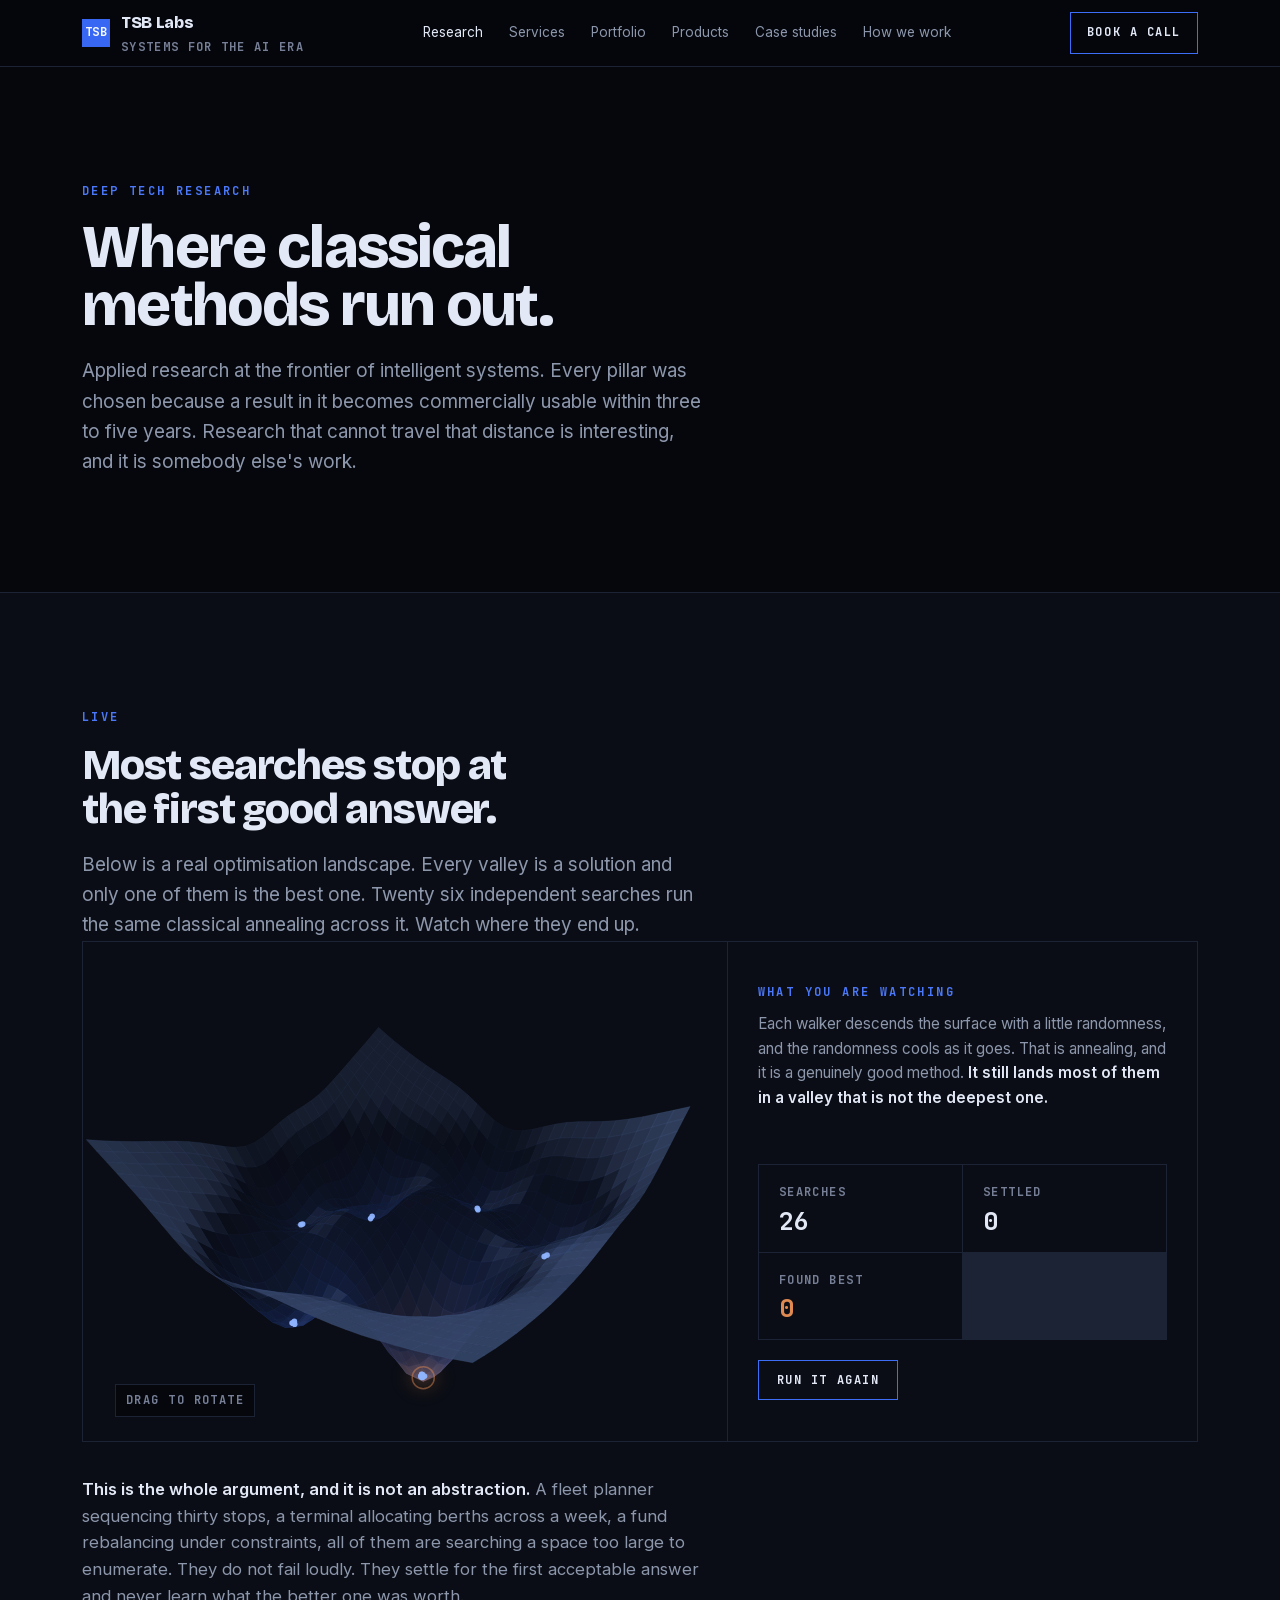
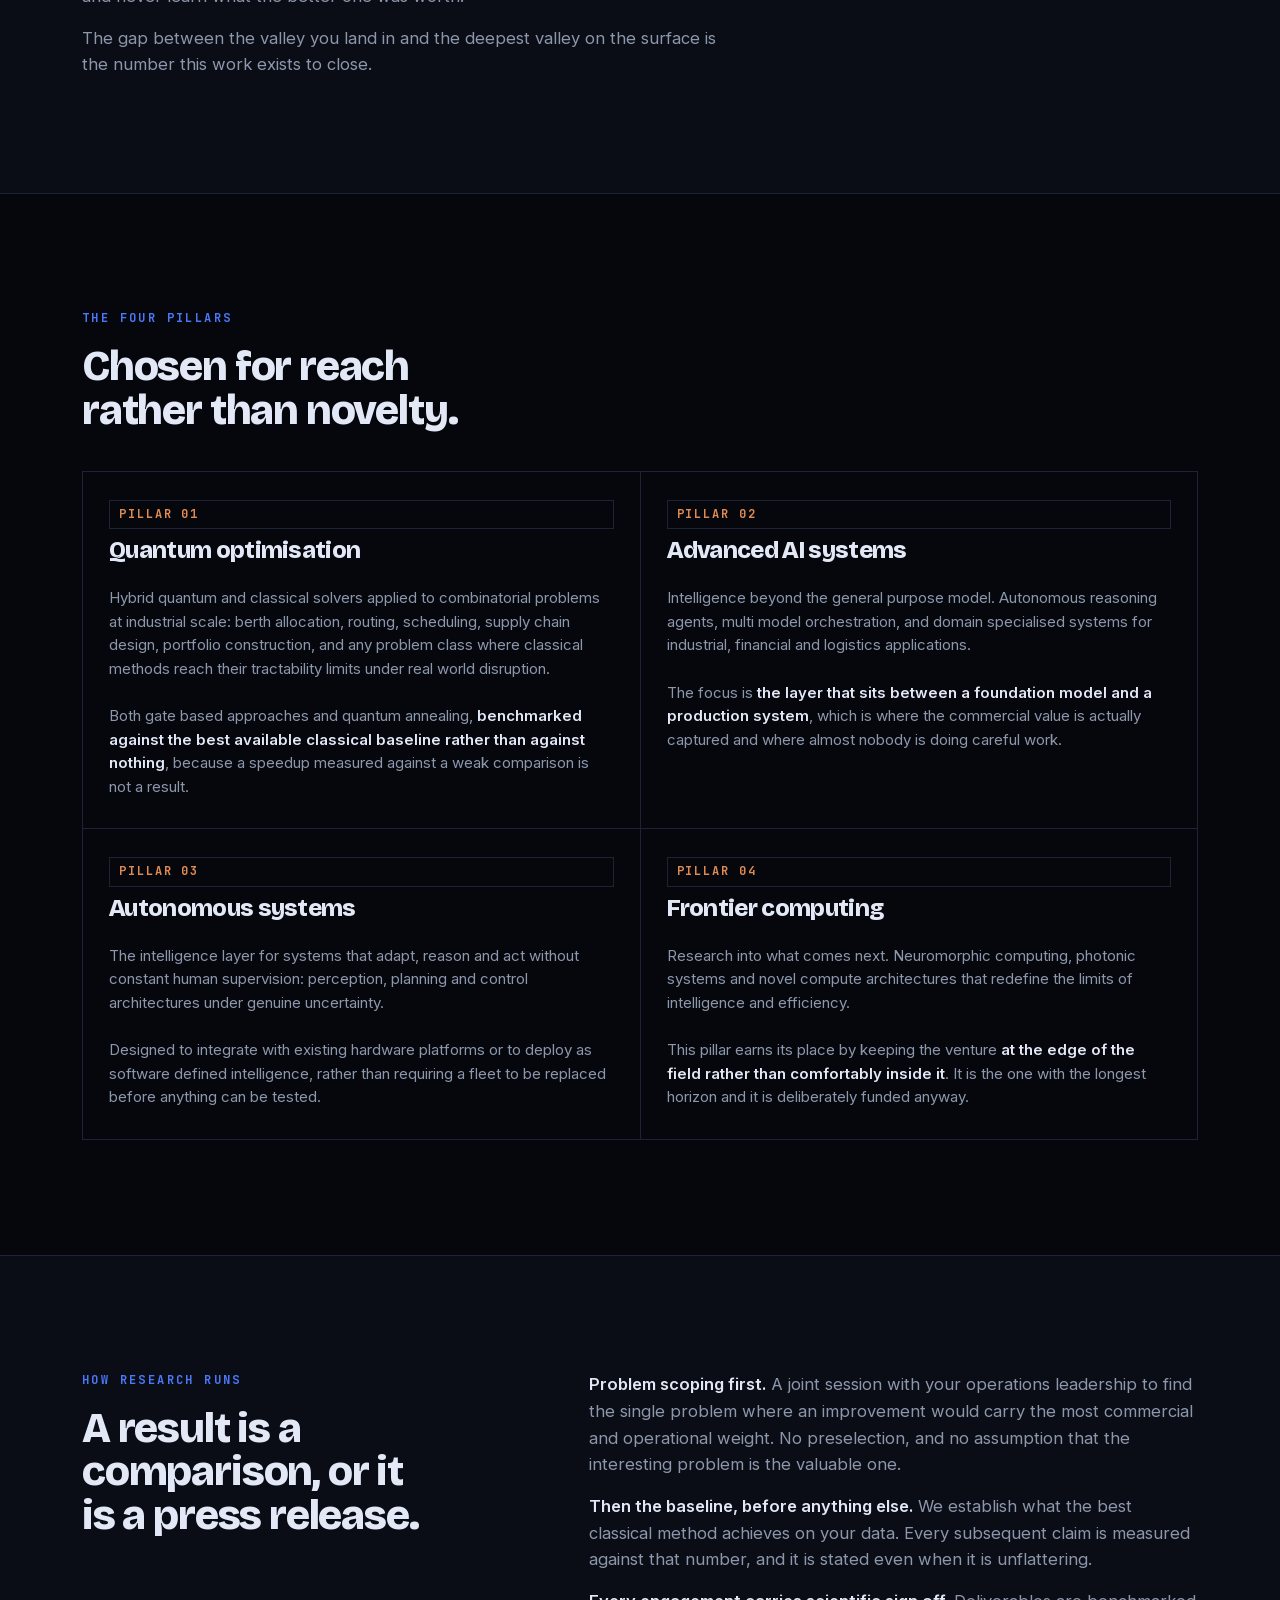
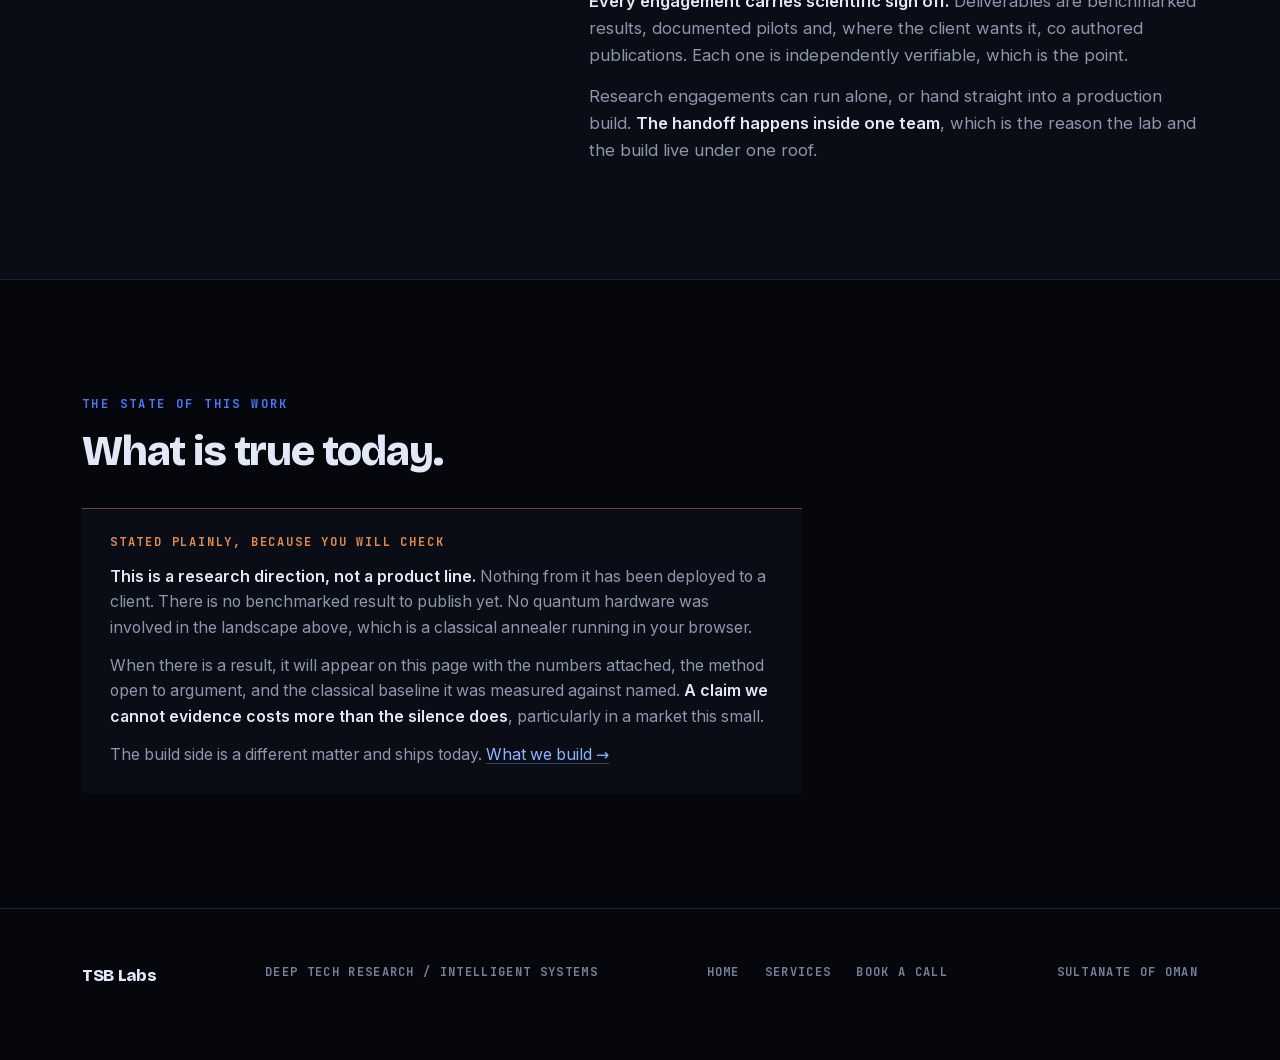
<file: research.html>
<!doctype html>
<html lang="en">
<head>
<meta charset="utf-8">
<meta name="viewport" content="width=device-width, initial-scale=1">
<title>Research | TSB Labs</title>
<meta name="description" content="Deep Tech Research at TSB Labs. Four pillars: quantum optimisation, advanced AI systems, autonomous systems and frontier computing. Applied research chosen for commercial reach.">
<meta property="og:title" content="Research | TSB Labs">
<meta property="og:description" content="Four pillars, chosen for reach rather than novelty. Applied research at the frontier of intelligent systems.">
<meta property="og:type" content="website">
<link rel="canonical" href="https://tsb-labs-portfolio.vercel.app/research.html">
<meta property="og:url" content="https://tsb-labs-portfolio.vercel.app/research.html">
<link rel="icon" href="data:image/svg+xml,%3Csvg xmlns='http://www.w3.org/2000/svg' viewBox='0 0 64 64'%3E%3Crect width='64' height='64' fill='%233d6ef7'/%3E%3Ctext x='32' y='42' font-family='monospace' font-size='24' font-weight='700' fill='%23f8faff' text-anchor='middle'%3ETSB%3C/text%3E%3C/svg%3E">
<link rel="stylesheet" href="/assets/fonts.css">
<link rel="stylesheet" href="/assets/system.css">
<script defer src="/assets/scenes.js"></script>
<script defer src="/assets/nav.js"></script>
<script defer src="/assets/cursor.js"></script>
</head>
<body>
<a class="skip" href="#main">Skip to content</a>

<header class="nav">
  <div class="wrap navin">
    <a class="brand" href="/">
      <span class="mark">TSB</span>
      <span><span class="bt">TSB Labs</span><span class="bs">Systems for the AI era</span></span>
    </a>
    <nav class="navlinks" aria-label="Primary">
      <a href="/research.html" aria-current="page">Research</a>
      <a href="/services.html">Services</a>
      <a href="/portfolio.html">Portfolio</a>
      <a href="/products.html">Products</a>
      <a href="/case-studies.html">Case studies</a>
      <a href="/work-with-us.html">How we work</a>
    </nav>
    <details class="mnav" id="mnav">
      <summary aria-label="Navigation menu"><span class="mo">Menu</span><span class="mc">Close</span></summary>
      <nav aria-label="Primary">
        <a href="/services.html">Services</a>
        <a href="/portfolio.html">Portfolio</a>
        <a href="/products.html">Products</a>
        <a href="/research.html" aria-current="page">Research</a>
        <a href="/case-studies.html">Case studies</a>
        <a href="/work-with-us.html">How we work</a>
      </nav>
    </details>
    <a class="navcta" href="https://calendly.com/ahmedyahyak/20mins" target="_blank" rel="noopener">Book a call</a>
  </div>
</header>

<main id="main">

  <section>
    <div class="wrap">
      <div class="head">
        <div class="kick">Deep Tech Research</div>
        <h1>Where classical methods run out.</h1>
        <p class="lede" style="margin-top:22px">Applied research at the frontier of
          intelligent systems. Every pillar was chosen because a result in it becomes
          commercially usable within three to five years. Research that cannot travel
          that distance is interesting, and it is somebody else's work.</p>
      </div>
    </div>
  </section>

  <section class="raise">
    <div class="wrap">
      <div class="head">
        <div class="kick">Live</div>
        <h2>Most searches stop at the first good answer.</h2>
        <p class="lede">Below is a real optimisation landscape. Every valley is a solution
          and only one of them is the best one. Twenty six independent searches run the
          same classical annealing across it. Watch where they end up.</p>
      </div>

      <div class="panel">
        <div class="canvas-hold">
          <canvas id="landscape" class="scene" aria-label="Optimisation landscape. Drag to rotate."></canvas>
          <div class="hint">Drag to rotate</div>
        </div>
        <div class="side">
          <div>
            <div class="kick" style="margin-bottom:9px">What you are watching</div>
            <p style="font-size:.95rem">Each walker descends the surface with a little
              randomness, and the randomness cools as it goes. That is annealing, and it
              is a genuinely good method. <strong>It still lands most of them in a valley
              that is not the deepest one.</strong></p>
          </div>
          <div class="stats">
            <div class="stat"><div class="k">Searches</div><div class="v" id="sW">...</div></div>
            <div class="stat"><div class="k">Settled</div><div class="v" id="sS">...</div></div>
            <div class="stat"><div class="k">Found best</div><div class="v hot" id="sB">...</div></div>
          </div>
          <button class="btn" id="reseed" type="button">Run it again</button>
        </div>
      </div>

      <div class="prose" style="margin-top:34px">
        <p><strong>This is the whole argument, and it is not an abstraction.</strong> A
          fleet planner sequencing thirty stops, a terminal allocating berths across a
          week, a fund rebalancing under constraints, all of them are searching a space
          too large to enumerate. They do not fail loudly. They settle for the first
          acceptable answer and never learn what the better one was worth.</p>
        <p>The gap between the valley you land in and the deepest valley on the surface
          is the number this work exists to close.</p>
      </div>
    </div>
  </section>

  <section>
    <div class="wrap">
      <div class="head">
        <div class="kick">The four pillars</div>
        <h2>Chosen for reach rather than novelty.</h2>
      </div>
      <div class="grid g2">
        <div class="cell">
          <div class="tag">Pillar 01</div>
          <h3>Quantum optimisation</h3>
          <p>Hybrid quantum and classical solvers applied to combinatorial problems at
            industrial scale: berth allocation, routing, scheduling, supply chain design,
            portfolio construction, and any problem class where classical methods reach
            their tractability limits under real world disruption.</p>
          <p>Both gate based approaches and quantum annealing, <strong>benchmarked against
            the best available classical baseline rather than against nothing</strong>,
            because a speedup measured against a weak comparison is not a result.</p>
        </div>
        <div class="cell">
          <div class="tag">Pillar 02</div>
          <h3>Advanced AI systems</h3>
          <p>Intelligence beyond the general purpose model. Autonomous reasoning agents,
            multi model orchestration, and domain specialised systems for industrial,
            financial and logistics applications.</p>
          <p>The focus is <strong>the layer that sits between a foundation model and a
            production system</strong>, which is where the commercial value is actually
            captured and where almost nobody is doing careful work.</p>
        </div>
        <div class="cell">
          <div class="tag">Pillar 03</div>
          <h3>Autonomous systems</h3>
          <p>The intelligence layer for systems that adapt, reason and act without constant
            human supervision: perception, planning and control architectures under
            genuine uncertainty.</p>
          <p>Designed to integrate with existing hardware platforms or to deploy as
            software defined intelligence, rather than requiring a fleet to be replaced
            before anything can be tested.</p>
        </div>
        <div class="cell">
          <div class="tag">Pillar 04</div>
          <h3>Frontier computing</h3>
          <p>Research into what comes next. Neuromorphic computing, photonic systems and
            novel compute architectures that redefine the limits of intelligence and
            efficiency.</p>
          <p>This pillar earns its place by keeping the venture <strong>at the edge of the
            field rather than comfortably inside it</strong>. It is the one with the
            longest horizon and it is deliberately funded anyway.</p>
        </div>
      </div>
    </div>
  </section>

  <section class="raise">
    <div class="wrap split">
      <div>
        <div class="kick">How research runs</div>
        <h2>A result is a comparison, or it is a press release.</h2>
      </div>
      <div class="prose">
        <p><strong>Problem scoping first.</strong> A joint session with your operations
          leadership to find the single problem where an improvement would carry the most
          commercial and operational weight. No preselection, and no assumption that the
          interesting problem is the valuable one.</p>
        <p><strong>Then the baseline, before anything else.</strong> We establish what the
          best classical method achieves on your data. Every subsequent claim is measured
          against that number, and it is stated even when it is unflattering.</p>
        <p><strong>Every engagement carries scientific sign off.</strong> Deliverables are
          benchmarked results, documented pilots and, where the client wants it, co
          authored publications. Each one is independently verifiable, which is the point.</p>
        <p>Research engagements can run alone, or hand straight into a production
          build. <strong>The handoff happens inside one team</strong>, which is
          the reason the lab and the build live under one roof.</p>
      </div>
    </div>
  </section>

  <section>
    <div class="wrap">
      <div class="head">
        <div class="kick">The state of this work</div>
        <h2>What is true today.</h2>
      </div>
      <div class="honest">
        <div class="k">Stated plainly, because you will check</div>
        <p><b>This is a research direction, not a product line.</b> Nothing from
          it has been deployed to a client. There is no benchmarked result to publish yet.
          No quantum hardware was involved in the landscape above, which is a classical
          annealer running in your browser.</p>
        <p>When there is a result, it will appear on this page with the numbers attached,
          the method open to argument, and the classical baseline it was measured against
          named. <b>A claim we cannot evidence costs more than the silence does</b>,
          particularly in a market this small.</p>
        <p>The build side is a different matter and ships today.
          <a href="/services.html">What we build &rarr;</a></p>
      </div>
    </div>
  </section>

</main>

<footer>
  <div class="wrap foot">
    <span class="m">TSB Labs</span>
    <span>Deep tech research / Intelligent systems</span>
    <span><a href="/">Home</a> &nbsp; <a href="/services.html">Services</a> &nbsp; <a href="/book.html">Book a call</a></span>
    <span>Sultanate of Oman</span>
  </div>
</footer>
</body>
</html>
</file>
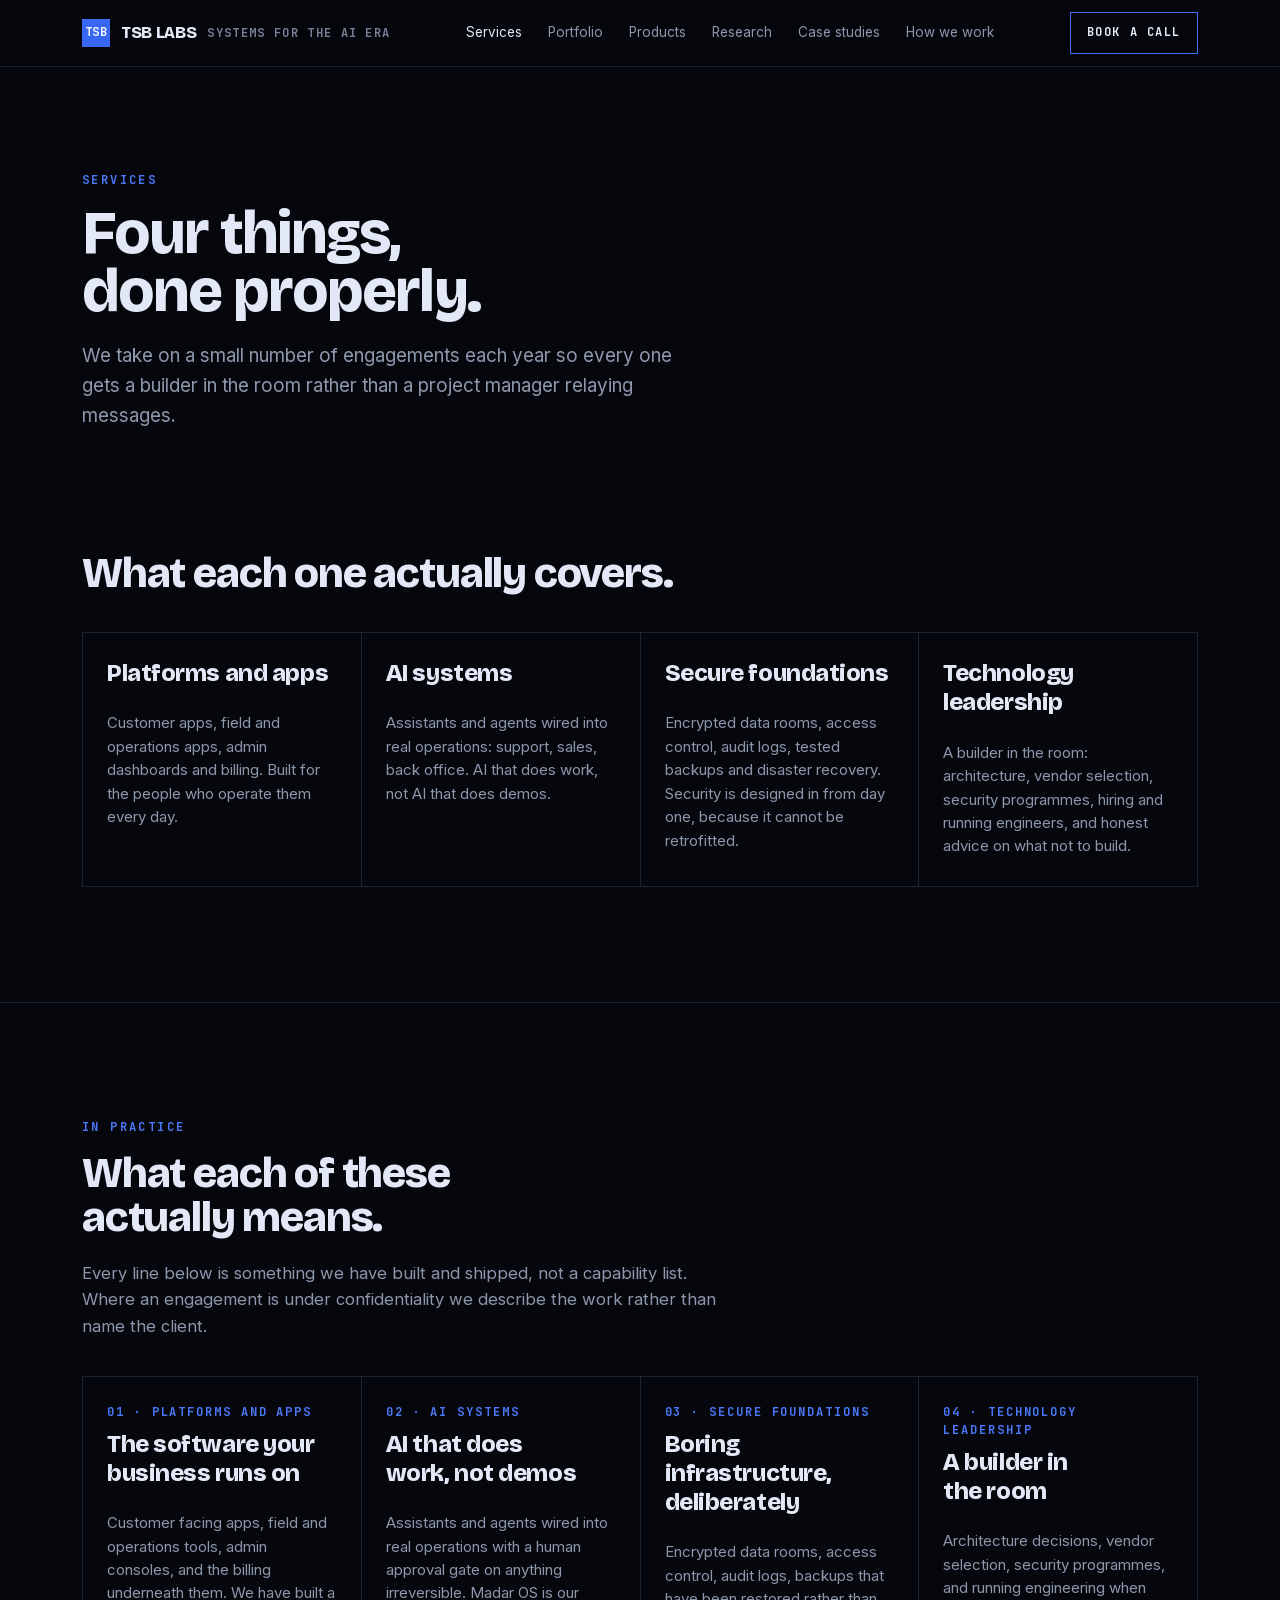
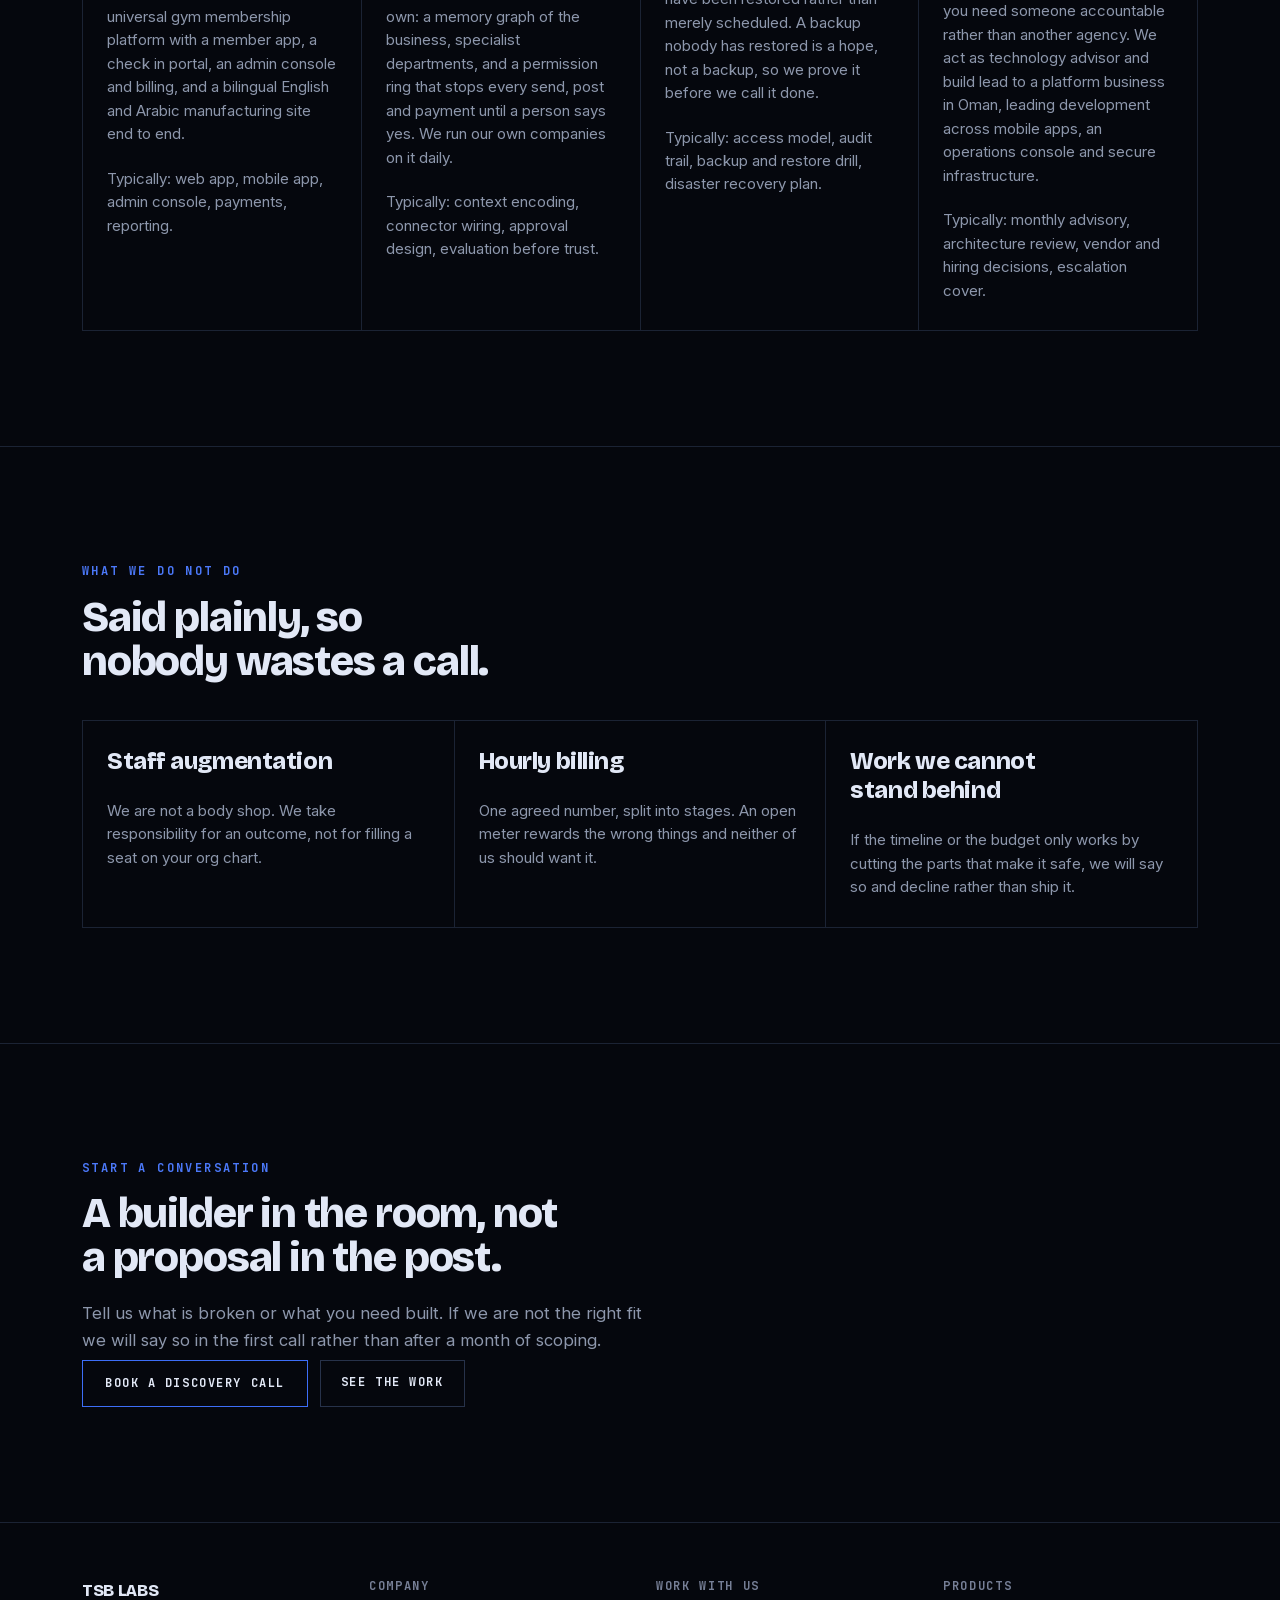
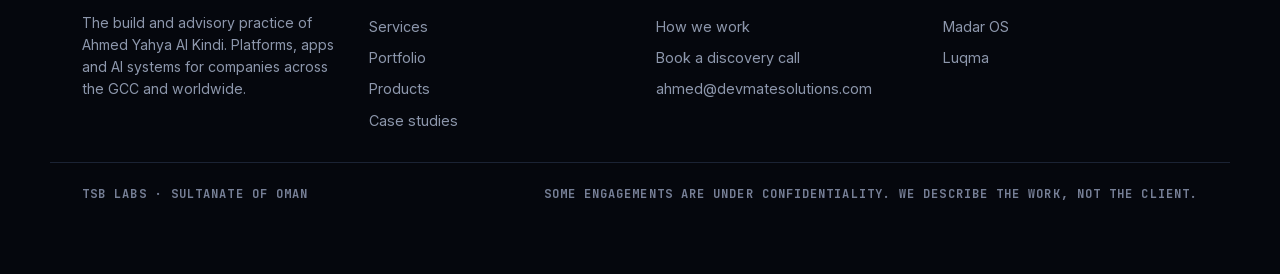
<file: services.html>
<!doctype html>
<html lang="en">
<head>
<meta charset="utf-8">
<meta name="viewport" content="width=device-width, initial-scale=1">
<title>Services | TSB Labs</title>
<meta name="description" content="Platforms and apps, AI systems, secure foundations and technology leadership, for companies across the GCC.">
<meta property="og:title" content="TSB Labs | Systems for the AI Era">
<meta property="og:description" content="We build the systems that run the business. Platforms, apps and AI systems for companies across the GCC and worldwide.">
<meta property="og:type" content="website">
<link rel="canonical" href="https://tsb-labs-portfolio.vercel.app/services.html">
<meta property="og:url" content="https://tsb-labs-portfolio.vercel.app/services.html">
<link rel="icon" href="data:image/svg+xml,%3Csvg xmlns='http://www.w3.org/2000/svg' viewBox='0 0 64 64'%3E%3Crect width='64' height='64' fill='%233d6ef7'/%3E%3Ctext x='32' y='42' font-family='Menlo,monospace' font-size='26' font-weight='700' fill='%23f8faff' text-anchor='middle'%3ETSB%3C/text%3E%3C/svg%3E">
<script type="application/ld+json">
{
  "@context": "https://schema.org",
  "@type": "ProfessionalService",
  "name": "TSB Labs",
  "slogan": "We build it. You run it.",
  "description": "Build and advisory practice. Platforms, apps and AI systems for companies across the GCC and worldwide.",
  "url": "https://tsb-labs-portfolio.vercel.app",
  "areaServed": "GCC and worldwide",
  "founder": {
    "@type": "Person",
    "name": "Ahmed Yahya Al Kindi",
    "url": "https://www.ahmedyahyak.com",
    "sameAs": ["https://www.devmatesolutions.com", "https://aifounderhub.com"]
  }
}
</script>
<link rel="stylesheet" href="/assets/fonts.css">
<link rel="stylesheet" href="/assets/system.css">
<script defer src="/assets/nav.js"></script>
<script defer src="/assets/cursor.js"></script>
</head>
<body>
<a class="skip" href="#main">Skip to content</a>
<header class="nav" id="nav">
  <div class="wrap navin">
    <a class="brand" href="/"><span class="mark">TSB</span><span class="bt">TSB LABS</span><span class="bs">SYSTEMS FOR THE AI ERA</span></a>
    <nav class="navlinks" aria-label="Primary">
      <a href="/services.html" aria-current="page">Services</a>
      <a href="/portfolio.html">Portfolio</a>
      <a href="/products.html">Products</a>
      <a href="/research.html">Research</a>
      <a href="/case-studies.html">Case studies</a>
      <a href="/work-with-us.html">How we work</a>
    </nav>
    <details class="mnav" id="mnav">
      <summary aria-label="Navigation menu"><span class="mo">Menu</span><span class="mc">Close</span></summary>
      <nav aria-label="Primary">
        <a href="/services.html" aria-current="page">Services</a>
        <a href="/portfolio.html">Portfolio</a>
        <a href="/products.html">Products</a>
        <a href="/research.html">Research</a>
        <a href="/case-studies.html">Case studies</a>
        <a href="/work-with-us.html">How we work</a>
      </nav>
    </details>
    <a class="navcta" href="https://calendly.com/ahmedyahyak/20mins" target="_blank" rel="noopener">Book a call</a>
  </div>
</header>
<main id="main">
  <div class="wrap phero">
    <div class="pkick">Services</div>
    <h1>Four things,<br>done properly.</h1>
    <p class="lede">We take on a small number of engagements each year so every one gets a builder in the room rather than a project manager relaying messages.</p>
  </div>
<section id="services">
  <div class="wrap">
    <div class="sec-head reveal">
      <h2>What each one actually covers.</h2>
    </div>
    <div class="svc-grid">
      <div class="svc reveal" data-spot>
        <h3>Platforms and apps</h3>
        <p>Customer apps, field and operations apps, admin dashboards and billing. Built for the people who operate them every day.</p>
      </div>
      <div class="svc reveal" data-spot>
        <h3>AI systems</h3>
        <p>Assistants and agents wired into real operations: support, sales, back office. AI that does work, not AI that does demos.</p>
      </div>
      <div class="svc reveal" data-spot>
        <h3>Secure foundations</h3>
        <p>Encrypted data rooms, access control, audit logs, tested backups and disaster recovery. Security is designed in from day one, because it cannot be retrofitted.</p>
      </div>
      <div class="svc reveal" data-spot>
        <h3>Technology leadership</h3>
        <p>A builder in the room: architecture, vendor selection, security programmes, hiring and running engineers, and honest advice on what not to build.</p>
      </div>
    </div>
  </div>
</section>

  
  <section class="band">
    <div class="wrap">
      <div class="bandhead">
        <div class="pkick">In practice</div>
        <h2>What each of these actually means.</h2>
        <p>Every line below is something we have built and shipped, not a capability list. Where an engagement is under confidentiality we describe the work rather than name the client.</p>
      </div>

      <div class="tiles">
        <div class="tile">
          <div class="n">01 · PLATFORMS AND APPS</div>
          <h3>The software your business runs on</h3>
          <p>Customer facing apps, field and operations tools, admin consoles, and the billing underneath them. We have built a universal gym membership platform with a member app, a check in portal, an admin console and billing, and a bilingual English and Arabic manufacturing site end to end.</p>
          <p class="typical">Typically: web app, mobile app, admin console, payments, reporting.</p>
        </div>

        <div class="tile">
          <div class="n">02 · AI SYSTEMS</div>
          <h3>AI that does work, not demos</h3>
          <p>Assistants and agents wired into real operations with a human approval gate on anything irreversible. Madar OS is our own: a memory graph of the business, specialist departments, and a permission ring that stops every send, post and payment until a person says yes. We run our own companies on it daily.</p>
          <p class="typical">Typically: context encoding, connector wiring, approval design, evaluation before trust.</p>
        </div>

        <div class="tile">
          <div class="n">03 · SECURE FOUNDATIONS</div>
          <h3>Boring infrastructure, deliberately</h3>
          <p>Encrypted data rooms, access control, audit logs, backups that have been restored rather than merely scheduled. A backup nobody has restored is a hope, not a backup, so we prove it before we call it done.</p>
          <p class="typical">Typically: access model, audit trail, backup and restore drill, disaster recovery plan.</p>
        </div>

        <div class="tile">
          <div class="n">04 · TECHNOLOGY LEADERSHIP</div>
          <h3>A builder in the room</h3>
          <p>Architecture decisions, vendor selection, security programmes, and running engineering when you need someone accountable rather than another agency. We act as technology advisor and build lead to a platform business in Oman, leading development across mobile apps, an operations console and secure infrastructure.</p>
          <p class="typical">Typically: monthly advisory, architecture review, vendor and hiring decisions, escalation cover.</p>
        </div>
      </div>
    </div>
  </section>

  <section class="band">
    <div class="wrap">
      <div class="bandhead">
        <div class="pkick">What we do not do</div>
        <h2>Said plainly, so nobody wastes a call.</h2>
      </div>
      <div class="tiles">
        <div class="tile"><h3>Staff augmentation</h3><p>We are not a body shop. We take responsibility for an outcome, not for filling a seat on your org chart.</p></div>
        <div class="tile"><h3>Hourly billing</h3><p>One agreed number, split into stages. An open meter rewards the wrong things and neither of us should want it.</p></div>
        <div class="tile"><h3>Work we cannot stand behind</h3><p>If the timeline or the budget only works by cutting the parts that make it safe, we will say so and decline rather than ship it.</p></div>
      </div>
    </div>
  </section>
<section class="band">
    <div class="wrap">
      <div class="bandhead" style="max-width:56ch">
        <div class="pkick">Start a conversation</div>
        <h2>A builder in the room, not a proposal in the post.</h2>
        <p>Tell us what is broken or what you need built. If we are not the right fit we will say so in the first call rather than after a month of scoping.</p>
      </div>
      <div style="display:flex;gap:12px;flex-wrap:wrap">
        <a class="navcta" href="https://calendly.com/ahmedyahyak/20mins" target="_blank" rel="noopener" style="padding:13px 22px">Book a discovery call</a>
        <a class="btn-ghost" href="/portfolio.html">See the work</a>
      </div>
    </div>
  </section>
</main>
<footer class="foot">
  <div class="wrap footin">
    <div class="footcol">
      <div class="fmark">TSB LABS</div>
      <p class="fsm">The build and advisory practice of Ahmed Yahya Al Kindi. Platforms, apps and AI systems for companies across the GCC and worldwide.</p>
    </div>
    <div class="footcol">
      <div class="flab">Company</div>
      <a href="/services.html">Services</a>
      <a href="/portfolio.html">Portfolio</a>
      <a href="/products.html">Products</a>
      <a href="/case-studies.html">Case studies</a>
    </div>
    <div class="footcol">
      <div class="flab">Work with us</div>
      <a href="/work-with-us.html">How we work</a>
      <a href="https://calendly.com/ahmedyahyak/20mins" target="_blank" rel="noopener">Book a discovery call</a>
      <a href="mailto:ahmed@devmatesolutions.com">ahmed@devmatesolutions.com</a>
    </div>
    <div class="footcol">
      <div class="flab">Products</div>
      <a href="https://tsb-os-demo.vercel.app" target="_blank" rel="noopener">Madar OS</a>
      <a href="https://getluqma.com" target="_blank" rel="noopener">Luqma</a>
    </div>
  </div>
  <div class="wrap footbar"><span>TSB Labs · Sultanate of Oman</span><span>Some engagements are under confidentiality. We describe the work, not the client.</span></div>
</footer>
</body>
</html>
</file>
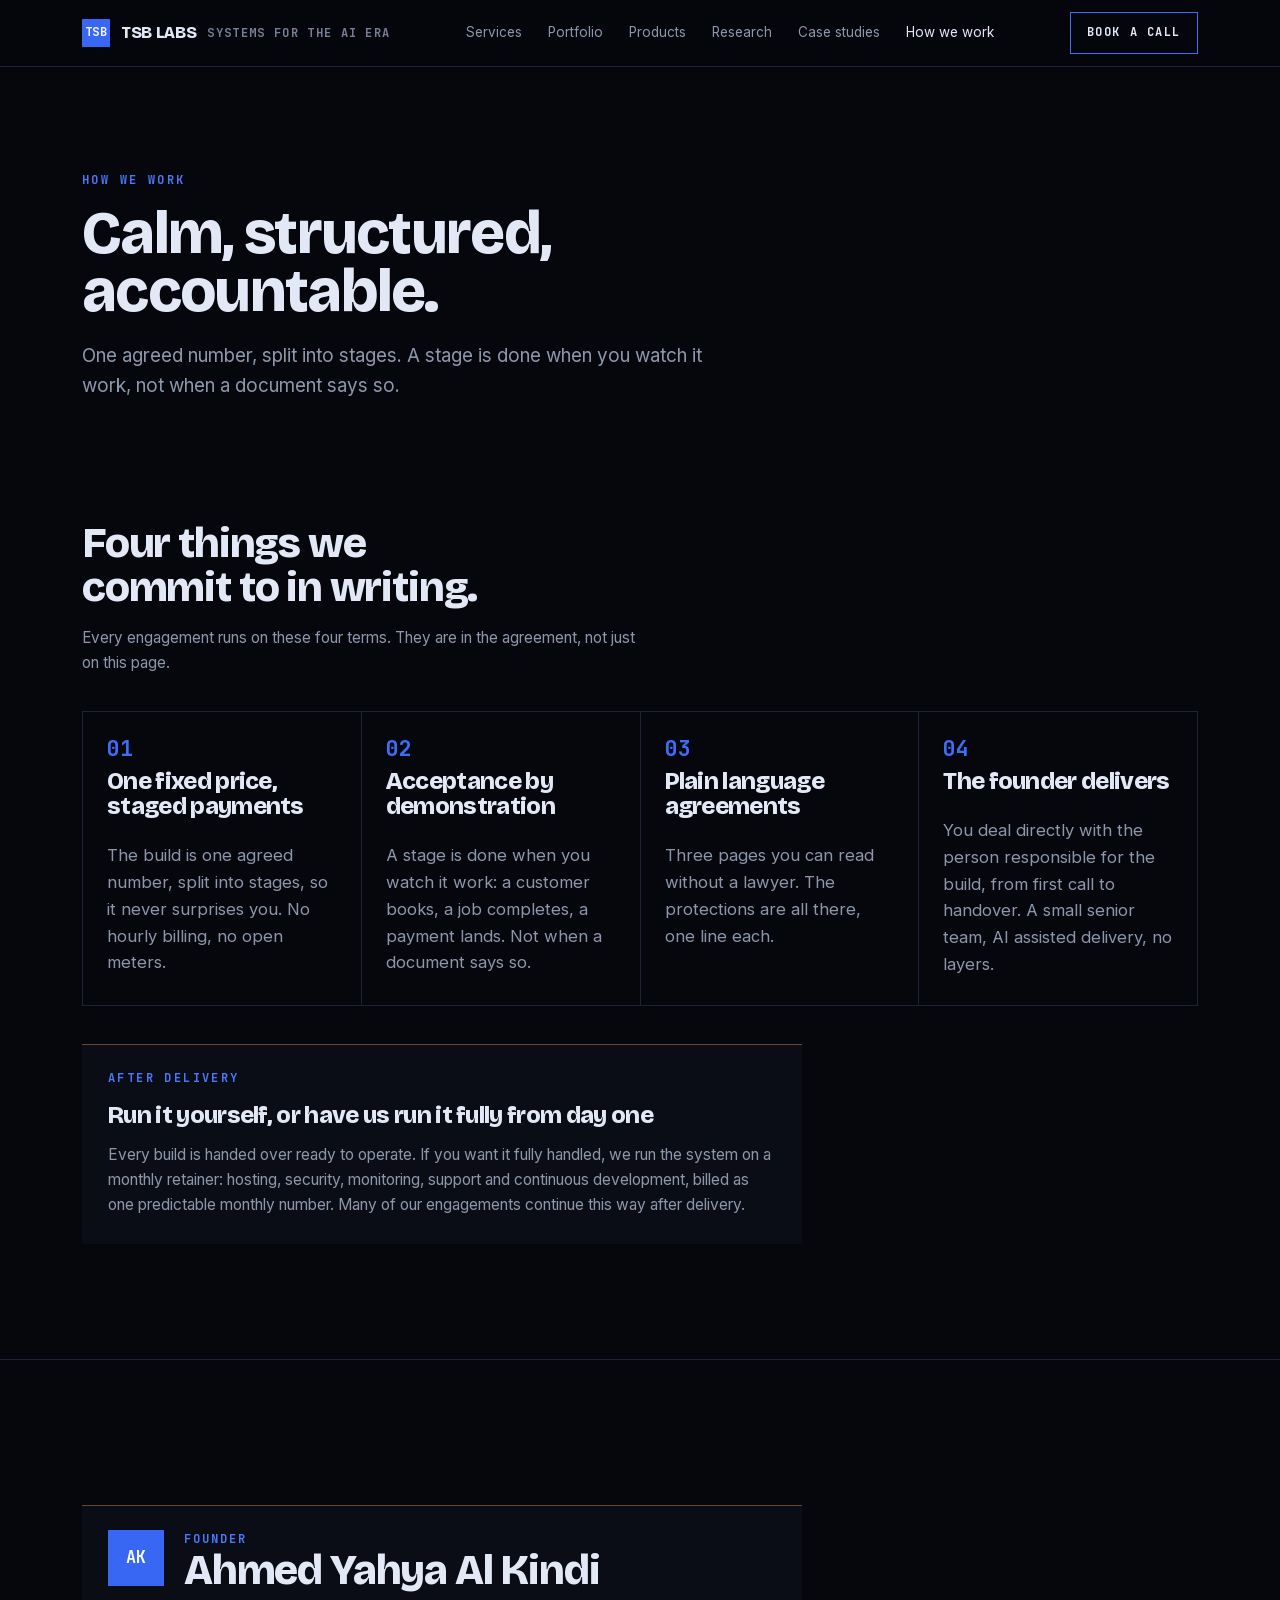
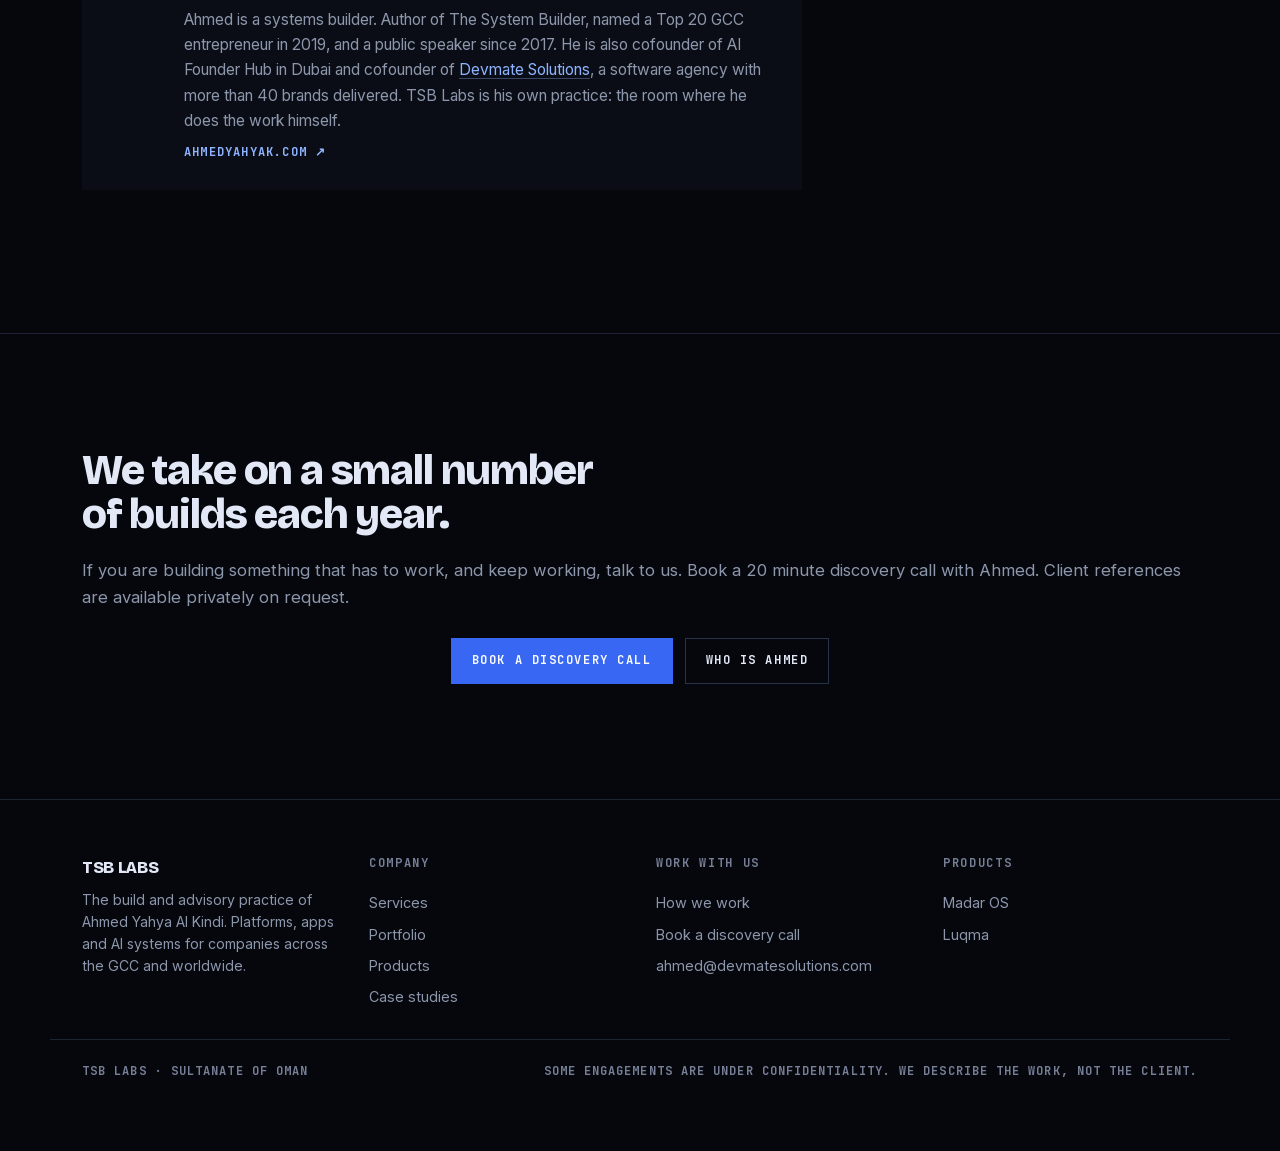
<file: work-with-us.html>
<!doctype html>
<html lang="en">
<head>
<meta charset="utf-8">
<meta name="viewport" content="width=device-width, initial-scale=1">
<title>How we work | TSB Labs</title>
<meta name="description" content="One fixed price, staged payments, acceptance by demonstration. How an engagement with TSB Labs actually runs.">
<meta property="og:title" content="TSB Labs | Systems for the AI Era">
<meta property="og:description" content="We build the systems that run the business. Platforms, apps and AI systems for companies across the GCC and worldwide.">
<meta property="og:type" content="website">
<link rel="canonical" href="https://tsb-labs-portfolio.vercel.app/work-with-us.html">
<meta property="og:url" content="https://tsb-labs-portfolio.vercel.app/work-with-us.html">
<link rel="icon" href="data:image/svg+xml,%3Csvg xmlns='http://www.w3.org/2000/svg' viewBox='0 0 64 64'%3E%3Crect width='64' height='64' fill='%233d6ef7'/%3E%3Ctext x='32' y='42' font-family='Menlo,monospace' font-size='26' font-weight='700' fill='%23f8faff' text-anchor='middle'%3ETSB%3C/text%3E%3C/svg%3E">
<script type="application/ld+json">
{
  "@context": "https://schema.org",
  "@type": "ProfessionalService",
  "name": "TSB Labs",
  "slogan": "We build it. You run it.",
  "description": "Build and advisory practice. Platforms, apps and AI systems for companies across the GCC and worldwide.",
  "url": "https://tsb-labs-portfolio.vercel.app",
  "areaServed": "GCC and worldwide",
  "founder": {
    "@type": "Person",
    "name": "Ahmed Yahya Al Kindi",
    "url": "https://www.ahmedyahyak.com",
    "sameAs": ["https://www.devmatesolutions.com", "https://aifounderhub.com"]
  }
}
</script>
<link rel="stylesheet" href="/assets/fonts.css">
<link rel="stylesheet" href="/assets/system.css">
<script defer src="/assets/nav.js"></script>
<script defer src="/assets/cursor.js"></script>
</head>
<body>
<a class="skip" href="#main">Skip to content</a>
<header class="nav" id="nav">
  <div class="wrap navin">
    <a class="brand" href="/"><span class="mark">TSB</span><span class="bt">TSB LABS</span><span class="bs">SYSTEMS FOR THE AI ERA</span></a>
    <nav class="navlinks" aria-label="Primary">
      <a href="/services.html">Services</a>
      <a href="/portfolio.html">Portfolio</a>
      <a href="/products.html">Products</a>
      <a href="/research.html">Research</a>
      <a href="/case-studies.html">Case studies</a>
      <a href="/work-with-us.html" aria-current="page">How we work</a>
    </nav>
    <details class="mnav" id="mnav">
      <summary aria-label="Navigation menu"><span class="mo">Menu</span><span class="mc">Close</span></summary>
      <nav aria-label="Primary">
        <a href="/services.html">Services</a>
        <a href="/portfolio.html">Portfolio</a>
        <a href="/products.html">Products</a>
        <a href="/research.html">Research</a>
        <a href="/case-studies.html">Case studies</a>
        <a href="/work-with-us.html" aria-current="page">How we work</a>
      </nav>
    </details>
    <a class="navcta" href="https://calendly.com/ahmedyahyak/20mins" target="_blank" rel="noopener">Book a call</a>
  </div>
</header>
<main id="main">
  <div class="wrap phero">
    <div class="pkick">How we work</div>
    <h1>Calm, structured,<br>accountable.</h1>
    <p class="lede">One agreed number, split into stages. A stage is done when you watch it work, not when a document says so.</p>
  </div>
<section id="method">
  <div class="wrap">
    <div class="sec-head reveal">
      <h2>Four things we commit to in writing.</h2>
      <p class="sec-note">Every engagement runs on these four terms. They are in the agreement, not just on this page.</p>
    </div>
    <div class="method-grid reveal">
      <div class="step">
        <div class="step-num">01</div>
        <h3>One fixed price, staged payments</h3>
        <p>The build is one agreed number, split into stages, so it never surprises you. No hourly billing, no open meters.</p>
      </div>
      <div class="step">
        <div class="step-num">02</div>
        <h3>Acceptance by demonstration</h3>
        <p>A stage is done when you watch it work: a customer books, a job completes, a payment lands. Not when a document says so.</p>
      </div>
      <div class="step">
        <div class="step-num">03</div>
        <h3>Plain language agreements</h3>
        <p>Three pages you can read without a lawyer. The protections are all there, one line each.</p>
      </div>
      <div class="step">
        <div class="step-num">04</div>
        <h3>The founder delivers</h3>
        <p>You deal directly with the person responsible for the build, from first call to handover. A small senior team, AI assisted delivery, no layers.</p>
      </div>
    </div>
    <div class="method-note reveal">
      <span class="mn-label">AFTER DELIVERY</span>
      <div>
        <h3>Run it yourself, or have us run it fully from day one</h3>
        <p>Every build is handed over ready to operate. If you want it fully handled, we run the system on a monthly retainer: hosting, security, monitoring, support and continuous development, billed as one predictable monthly number. Many of our engagements continue this way after delivery.</p>
      </div>
    </div>
  </div>
</section><section id="founder">
  <div class="wrap">
    <div class="founder reveal">
      <div class="founder-tile">AK</div>
      <div>
        <div class="role">Founder</div>
        <h2>Ahmed Yahya Al Kindi</h2>
        <p style="margin-top:14px">Ahmed is a systems builder. Author of The System Builder, named a Top 20 GCC entrepreneur in 2019, and a public speaker since 2017. He is also cofounder of AI Founder Hub in Dubai and cofounder of <a href="https://www.devmatesolutions.com" target="_blank" rel="noopener">Devmate Solutions</a>, a software agency with more than 40 brands delivered. TSB Labs is his own practice: the room where he does the work himself.</p>
        <div class="link-line"><a href="https://www.ahmedyahyak.com" target="_blank" rel="noopener">ahmedyahyak.com &nearr;</a></div>
      </div>
    </div>
  </div>
</section><section class="contact" id="contact">
  <div class="wrap reveal">
    <h2>We take on a small number of builds each year.</h2>
    <p>If you are building something that has to work, and keep working, talk to us. Book a 20 minute discovery call with Ahmed. Client references are available privately on request.</p>
    <div class="cta-row" style="justify-content:center">
      <a class="btn btn-primary" href="https://calendly.com/ahmedyahyak/20mins" target="_blank" rel="noopener">Book a discovery call</a>
      <a class="btn btn-ghost" href="https://www.ahmedyahyak.com" target="_blank" rel="noopener">Who is Ahmed</a>
    </div>
  </div>
</section>
</main>
<footer class="foot">
  <div class="wrap footin">
    <div class="footcol">
      <div class="fmark">TSB LABS</div>
      <p class="fsm">The build and advisory practice of Ahmed Yahya Al Kindi. Platforms, apps and AI systems for companies across the GCC and worldwide.</p>
    </div>
    <div class="footcol">
      <div class="flab">Company</div>
      <a href="/services.html">Services</a>
      <a href="/portfolio.html">Portfolio</a>
      <a href="/products.html">Products</a>
      <a href="/case-studies.html">Case studies</a>
    </div>
    <div class="footcol">
      <div class="flab">Work with us</div>
      <a href="/work-with-us.html">How we work</a>
      <a href="https://calendly.com/ahmedyahyak/20mins" target="_blank" rel="noopener">Book a discovery call</a>
      <a href="mailto:ahmed@devmatesolutions.com">ahmed@devmatesolutions.com</a>
    </div>
    <div class="footcol">
      <div class="flab">Products</div>
      <a href="https://tsb-os-demo.vercel.app" target="_blank" rel="noopener">Madar OS</a>
      <a href="https://getluqma.com" target="_blank" rel="noopener">Luqma</a>
    </div>
  </div>
  <div class="wrap footbar"><span>TSB Labs · Sultanate of Oman</span><span>Some engagements are under confidentiality. We describe the work, not the client.</span></div>
</footer>
</body>
</html>
</file>
<file: assets/fonts.css>
/* Brand faces, embedded so there is no CDN dependency and no silent fallback.
 * Bricolage Grotesque for display, Inter for text, JetBrains Mono for data.
 * One file, cached once, shared by every page.
 */
@font-face{font-family:'Bricolage Grotesque';font-style:normal;font-weight:400 900;font-display:block;src:url([data-uri]) format('woff2');}
@font-face{font-family:'Inter';font-style:normal;font-weight:400;font-display:block;src:url([data-uri]) format('woff2');}
@font-face{font-family:'Inter';font-style:normal;font-weight:500;font-display:block;src:url([data-uri]) format('woff2');}
@font-face{font-family:'Inter';font-style:normal;font-weight:600;font-display:block;src:url([data-uri]) format('woff2');}
@font-face{font-family:'Inter';font-style:normal;font-weight:700;font-display:block;src:url([data-uri]) format('woff2');}
@font-face{font-family:'Inter';font-style:normal;font-weight:800;font-display:block;src:url([data-uri]) format('woff2');}
@font-face{font-family:'Inter';font-style:normal;font-weight:900;font-display:block;src:url([data-uri]) format('woff2');}
@font-face{font-family:'JetBrains Mono';font-style:normal;font-weight:700;font-display:block;src:url([data-uri]) format('woff2');}
</file>
<file: assets/system.css>
/* ═══════════════════════════════════════════════════════════════════════════
   TSB Labs design system. SINGLE THEME, dark, on purpose.

   Blueprint blue on near-black, deliberately nothing like Madar's void and
   copper. Different companies, and mixing their identities is the one rule
   that does not bend.

   Written fresh rather than patched: the previous stylesheet had drifted from
   the markup, which is how a page ends up styling classes that no longer exist.
   Every selector here is used. Every token here is referenced.
   ═══════════════════════════════════════════════════════════════════════════ */

:root{
  /* ground and structure. neutrals carry a blue bias, never flat grey */
  --void:#05070d;
  --ink:#0a0d15;
  --raise:#0f1421;
  --line:#1b2334;
  --line-lit:#27324a;

  /* brand.

     One hue, three jobs, because one value cannot do all three and still be
     readable. Measured against --ink, the lightest ground text ever sits on:
       --blue        #3d6ef7  the identity. Borders, rules, large numerals.
                              4.41:1, which clears the 3:1 floor that large
                              bold text answers to, and is used nowhere else.
       --blue-fill   #3767f3  the ground under white text. White on --blue is
                              4.40:1 and fails; on this it is 4.78:1. Three
                              percent less luminance, invisible side by side.
       --blue-label  #4b78f8  blue as small text on dark. 4.94:1 on --ink,
                              5.12:1 on --void, where --blue managed 4.41.
     Do not collapse these back into one. They were split by measurement. */
  --blue:#3d6ef7;
  --blue-fill:#3767f3;
  --blue-label:#4b78f8;
  --blue-deep:#2a52c9;
  --ice:#8fb4ff;
  --tint:rgba(61,110,247,.09);

  /* the single warm value. used sparingly, and never next to another accent */
  --warm:#e08a52;

  /* Text on the blue fill. Pure white is off the palette everywhere, and the
     obvious swap, --text at #e2e8f6, measures 3.89:1 on --blue-fill, under
     the 4.5 floor for the 12px button labels that sit on it. #f8faff keeps
     the ice tint and measures 4.58:1. */
  --on-blue:#f8faff;

  /* Arrivals. The default `ease` curve is the browser's, not ours. */
  --ease-out:cubic-bezier(.16,1,.3,1);

  /* text. three tiers, and all three now clear 4.5:1 on every ground here.
     --faint was #5e687e, which measured 3.60:1 on --void and 3.47:1 on --ink
     and carried most of the metadata on the site. Lifted to #767f96: 5.03:1
     on --void, 4.85:1 on --ink. Still a clear step below --mute (luminance
     .212 against .308), so the hierarchy reads exactly as before. */
  --text:#e2e8f6;
  --mute:#8d97ac;
  --faint:#767f96;

  /* type */
  --display:'Bricolage Grotesque','Inter',system-ui,sans-serif;
  --sans:'Inter',system-ui,-apple-system,BlinkMacSystemFont,sans-serif;
  --mono:'JetBrains Mono',ui-monospace,Menlo,monospace;

  /* small-label scale. Two steps, not six.

     --lbl  12px  anything you click, and anything that states a fact the page
                  does not repeat elsewhere: buttons, links, chips, status
                  pills, stat captions, table meta.
     --orn  12px  was 10.5px, on the argument that an eyebrow labelling the
                  heading directly below it is ornament, and that raising it
                  would flatten it into the content it introduces.

                  That argument held for most of them and not for all. Checked
                  every sub-12px string on all nine pages against the text of
                  every element 12px and over: about twenty carry information
                  that appears nowhere else at a readable size. "Industries"
                  and "Why this venture" on the homepage head sections that
                  have no heading. "In practice" and "What we do not do" are
                  the only labels those blocks get. The company tagline,
                  "Systems for the AI era", sat at 10px on four pages and is
                  written nowhere else on the site.

                  The classes are shared between the ornamental and the
                  load-bearing uses, so there is no clean split without
                  restructuring the markup. 12px under a 28 to 40px heading is
                  still a 2.5x gap, so the hierarchy survives the raise where
                  the readability did not survive the drop.

     Before this there were sizes at 8, 9, 9.5, 10, 10.5 and 11px. Six steps
     inside a 3px range is not a hierarchy, it is drift. */
  --lbl:12px;
  --orn:12px;

  /* rhythm */
  --gut:32px;
  --max:1180px;
  --sec:clamp(72px,9vw,116px);
}

/* The viewer theme toggle is honoured, but both states stay dark: this
   identity is committed to one visual world, deliberately. */
:root[data-theme="dark"],:root[data-theme="light"]{
  --void:#05070d; --ink:#0a0d15; --raise:#0f1421;
  --line:#1b2334; --line-lit:#27324a;
  --blue:#3d6ef7; --blue-fill:#3767f3; --blue-label:#4b78f8;
  --ice:#8fb4ff; --tint:rgba(61,110,247,.09); --warm:#e08a52;
  --text:#e2e8f6; --mute:#8d97ac; --faint:#767f96;
}

/* ── reset ─────────────────────────────────────────────────────────────── */
*{margin:0;padding:0;box-sizing:border-box}
html{scroll-behavior:smooth;-webkit-text-size-adjust:100%}
body{background:var(--void);color:var(--text);font-family:var(--sans);
  font-size:16.5px;line-height:1.62;-webkit-font-smoothing:antialiased;
  overflow-x:hidden}
img,svg,canvas{display:block;max-width:100%}
/* Both halves stated. Setting only the background hands the text colour to
   the browser, and the browser's choice is not on this palette. */
::selection{background:rgba(61,110,247,.30);color:var(--on-blue)}
input,textarea,select{caret-color:var(--blue)}
:focus-visible{outline:2px solid var(--blue);outline-offset:3px;border-radius:2px}

/* The scrollbar is the one surface every visitor sees on every page, and it
   was rendering the OS default: light grey against #05070d on Windows and
   Linux Chrome. Thin, blue-biased neutrals, void track, same as the rest of
   the chrome. */
html{scrollbar-color:var(--line-lit) var(--void);scrollbar-width:thin}
::-webkit-scrollbar{width:10px;height:10px}
::-webkit-scrollbar-track{background:var(--void)}
::-webkit-scrollbar-thumb{background:var(--line-lit);border:3px solid var(--void);border-radius:6px}
::-webkit-scrollbar-thumb:hover{background:var(--blue-deep)}

/* Reduced motion strips the spatial part and keeps the informative part.
   The old rule here zeroed every transition on the site, which also killed
   the colour and opacity changes that tell a keyboard or hover user their
   input registered. Transform work stops; acknowledgement stays. */
@media (prefers-reduced-motion: reduce){
  html{scroll-behavior:auto}
  *,*::before,*::after{
    transition-property:color,background-color,border-color,
      text-decoration-color,opacity,outline-color,box-shadow !important;
    transition-duration:.16s !important;
    animation:none !important}
  .btn-primary:active,.btn-ghost:active,.ghost:active,.cta:active,
  .btn:active,.navcta:active{transform:none}
}

.wrap{max-width:var(--max);margin:0 auto;padding:0 var(--gut)}
@media(max-width:640px){:root{--gut:20px}}
/* The skip link is an accessibility control. It was the one thing on the page
   that could not afford to be 11px. */
.skip{position:absolute;left:-9999px;top:0;background:var(--blue-fill);color:var(--on-blue);
  padding:11px 18px;z-index:99;font-family:var(--mono);font-size:var(--lbl);
  letter-spacing:.14em;text-transform:uppercase}
.skip:focus{left:0}

/* ── type ──────────────────────────────────────────────────────────────── */
h1,h2,h3,h4{font-family:var(--display);letter-spacing:-.028em;text-wrap:balance;
  color:var(--text);line-height:1.04}
h1{font-size:clamp(2.3rem,4.7vw,4.2rem);font-weight:800;line-height:.97}
h2{font-size:clamp(1.75rem,3.3vw,2.7rem);font-weight:700;max-width:22ch}
h3{font-size:clamp(1.25rem,1.9vw,1.55rem);font-weight:700}
h4{font-size:1.1rem;font-weight:700;line-height:1.2}
p{color:var(--mute)}
strong,b{color:var(--text);font-weight:600}

.kick{font-family:var(--mono);font-size:var(--orn);letter-spacing:.2em;
  text-transform:uppercase;color:var(--blue-label);font-weight:700;margin-bottom:16px}
/* Bricolage ships no italic file, so an <em> in a headline was being
   synthesised: the browser shears the upright glyphs, and at 67px the shear
   is visible. Emphasis in a headline is colour on this site, not slant. */
h1 em,h2 em{font-style:normal;color:var(--ice)}
/* The "Typically:" lines on the service cards are the only place the page
   says what is inside each service. They were inline-styled to 55% opacity,
   which measured 2.74:1. --faint was lifted to clear 4.5:1 for exactly this
   kind of line; it gets used. */
.typical{margin-top:12px;font-size:13px;color:var(--faint);line-height:1.6}
.lede{font-size:clamp(1.02rem,1.5vw,1.18rem);line-height:1.6;max-width:52ch;color:var(--mute)}
.prose{max-width:64ch}
.prose p + p{margin-top:15px}
.mono{font-family:var(--mono);font-variant-numeric:tabular-nums}

/* ── rhythm inside running content ───────────────────────────────────────
   case-studies, book and pay are straight prose: a heading, some paragraphs,
   another heading, a list. The system styled each of those elements but never
   the space between them, so consecutive paragraphs fused into one block and
   every h3 sat flush on the paragraph above it. That is the "not organised
   into boxes and text" complaint at its root, and it is a rhythm rule rather
   than a redesign.

   Deliberately keyed off p, ul and ol rather than a bare `div + h3`, because
   the eyebrow labels are divs sitting directly above their heading and must
   stay tight to it. */
p + p{margin-top:15px}
p + h2,ul + h2,ol + h2,
p + h3,ul + h3,ol + h3,
p + h4,ul + h4,ol + h4{margin-top:34px}

/* A heading that follows a finished block needs clearance too, but this is an
   allow list on purpose. A deny list would have to remember every eyebrow, and
   an eyebrow div sits directly above its heading and must stay tight to it, so
   the cost of forgetting one is a broken lockup on every page that uses it. */
:is(.note,.honest,.panel,.ev,.steps,.grid,.stats,.tiles,.cards,.svc,.svc-grid,
    .work-grid,.method-grid,.methods,.method-note,.tags,.cta-row,.contact,
    .founder,.work-group) + :is(h2,h3,h4){margin-top:46px}
h3 + p,h3 + ul,h3 + ol,h4 + p,h4 + ul{margin-top:14px}

/* The reset zeroes padding on everything, which left list markers hanging
   outside the content box with nothing to sit in. */
main ul,main ol{margin-top:14px;padding-left:20px;color:var(--mute)}
main li{line-height:1.6}
main li + li{margin-top:10px}


/* ── links ─────────────────────────────────────────────────────────────
   There was no base rule here, so any link not explicitly styled fell back
   to the browser's own blue and visited purple. That is what a Word document
   looks like, and it was showing on the brand lockup and on inline body links.

   Structural links (nav, brand, cards) inherit their colour from context.
   Only links inside running text get the accent, with a hairline underline
   that firms up on hover, so a link reads as considered rather than default. */
a{color:inherit;text-decoration:none}
a:visited{color:inherit}

.prose a, .body a, .head a, .honest a, .cell p a, p a, li a, .lede a{
  color:var(--ice);
  text-decoration:underline;
  text-decoration-thickness:1px;
  text-underline-offset:3px;
  text-decoration-color:color-mix(in srgb, var(--ice) 34%, transparent);
  transition:color .16s var(--ease-out), text-decoration-color .16s var(--ease-out);
}
.prose a:visited, .body a:visited, .honest a:visited, p a:visited, li a:visited{color:var(--ice)}
.prose a:hover, .body a:hover, .head a:hover, .honest a:hover,
.cell p a:hover, p a:hover, li a:hover, .lede a:hover{
  color:var(--text);
  text-decoration-color:var(--blue);
  text-decoration-thickness:2px;
}

/* ── nav ───────────────────────────────────────────────────────────────── */
.nav{position:sticky;top:0;z-index:40;background:color-mix(in srgb,var(--void) 88%,transparent);
  backdrop-filter:blur(14px);border-bottom:1px solid var(--line)}
.navin{display:flex;align-items:center;justify-content:space-between;gap:24px;
  height:66px}
.brand{display:flex;align-items:center;gap:11px;text-decoration:none}
/* .mark is the logotype, three letters locked in a 28px square. It is a mark,
   not text, so it keeps its size. */
.mark{width:28px;height:28px;flex:none;background:var(--blue-fill);color:var(--on-blue);
  font-family:var(--mono);font-size:var(--orn);font-weight:700;letter-spacing:.02em;
  display:grid;place-items:center}
.bt{font-family:var(--display);font-weight:800;font-size:1.02rem;
  letter-spacing:-.02em;color:var(--text);line-height:1}
/* 8px was past the point where the tagline was doing any work, and 10px was
   still under the floor. This line is the only place the company positioning
   is written on the whole site, so it is not ornament and it gets 12px. The
   wordmark above it is 16px and bolder, which carries the hierarchy. */
.bs{display:block;font-family:var(--mono);font-size:12px;letter-spacing:.11em;
  text-transform:uppercase;color:var(--faint);margin-top:2px}
.bt{white-space:nowrap}
/* Below 640 the bar holds three controls and the tagline was wrapping to
   three lines and spilling past the 66px bar. The wordmark carries the
   brand on a phone; the positioning line returns at the first width where
   it fits on one line. */
/* Measured 3 September at 390 and 768: the bar overflowed by 25px and 37px on
   every page. Below 880 the links are already behind the hamburger, so the
   bar holds the lockup, the hamburger and Book a call; the tagline does not
   fit beside them until the links return, so it goes at the same width the
   links go. Under 480 the call to action loses its air, not its words. */
@media(max-width:880px){.bs{display:none}}
@media(max-width:480px){
  .navin{gap:12px}
  .navcta{padding:10px 12px;letter-spacing:.08em}
}
.navlinks{display:flex;gap:26px}
.navlinks a{font-size:13.5px;color:var(--mute);text-decoration:none;transition:color .15s}
.navlinks a:hover,.navlinks a[aria-current="page"]{color:var(--text)}
.navcta{font-family:var(--mono);font-size:var(--lbl);letter-spacing:.13em;
  text-transform:uppercase;font-weight:700;color:var(--text);
  border:1px solid var(--blue);padding:10px 16px;text-decoration:none;
  transition:background .16s,color .16s;white-space:nowrap}
.navcta:hover{background:var(--blue-fill);color:var(--on-blue)}

/* ── mobile navigation ───────────────────────────────────────────────────
   Below 880px the primary links used to be display:none with nothing in
   their place, which left six of nine pages unreachable from a phone unless
   a body link happened to point there. A details disclosure carries them
   now: the browser ships the open and close state machine, so the menu
   works with scripting off, and nav.js only adds Escape and a soft close.

   The control is the word "Menu", not a hamburger. This site has no icon
   set, and a word needs no explanation. */
.mnav{display:none}
/* Chrome hides a closed details' children with a UA rule that an author
   display:flex on .mnav nav overrides, so the closed menu stayed in layout
   61px wide with every link clipped inside it. Open, it spans the viewport
   and is fine; closed, it was a phantom box the audit kept reporting as a
   37px overflow on every page. Closed means gone. */
.mnav:not([open]) nav{display:none}
.mnav summary{list-style:none;cursor:pointer;display:grid;place-items:center;
  min-width:44px;min-height:44px;padding:0 12px;font-family:var(--mono);
  font-size:var(--lbl);letter-spacing:.13em;text-transform:uppercase;
  font-weight:700;color:var(--text);border:1px solid var(--line-lit);
  transition:border-color .16s var(--ease-out)}
.mnav summary::-webkit-details-marker{display:none}
.mnav summary:hover{border-color:var(--blue)}
.mnav .mc{display:none}
.mnav[open] .mo{display:none}
.mnav[open] .mc{display:inline}
/* The panel positions against the sticky header itself, so it hangs from
   the bar edge to edge and never drifts from the control that opened it. */
.mnav nav{position:absolute;left:0;right:0;top:66px;display:flex;
  flex-direction:column;background:var(--ink);
  border-top:1px solid var(--line);border-bottom:1px solid var(--line);
  animation:mnav-in .22s var(--ease-out)}
.mnav nav a{padding:14px var(--gut);font-size:15px;color:var(--text);
  text-decoration:none}
.mnav nav a + a{border-top:1px solid var(--line)}
/* an indicator, not a card stripe: inset, and only on the current page */
.mnav nav a[aria-current="page"]{box-shadow:inset 2px 0 0 var(--blue);
  color:var(--ice)}
@keyframes mnav-in{from{opacity:0;transform:translateY(-6px)}}
@keyframes mnav-out{to{opacity:0;transform:translateY(-6px)}}
@media(max-width:880px){.navlinks{display:none}.mnav{display:block}}

/* ── sections ──────────────────────────────────────────────────────────── */
section{padding:var(--sec) 0;border-top:1px solid var(--line)}
section.raise{background:var(--ink)}
section:first-of-type{border-top:none}
.head{max-width:64ch}
.head .lede{margin-top:18px}

/* ── grid of cards, the workhorse ──────────────────────────────────────── */
.grid{display:grid;gap:1px;background:var(--line);border:1px solid var(--line);
  margin-top:38px}
.g2{grid-template-columns:repeat(2,1fr)}
.g3{grid-template-columns:repeat(3,1fr)}
.gauto{grid-template-columns:repeat(auto-fit,minmax(262px,1fr))}
@media(max-width:860px){.g3{grid-template-columns:repeat(2,1fr)}}
@media(max-width:640px){.g2,.g3{grid-template-columns:1fr}}
.cell{background:var(--void);padding:28px 26px 30px;display:flex;
  transition:background .22s var(--ease-out);
  flex-direction:column;gap:9px}
section.raise .cell{background:var(--ink)}
.cell:hover{background:var(--raise)}
/* These two are div eyebrows, not chips. Every one of them is a short label
   sitting directly above the heading it introduces: "Pillar 01" over "Quantum
   optimisation", "Research" over "Deep Tech Research". They take the ornament
   step. The span chips in .tag-row and .tags are a different thing entirely,
   they carry the stack and the status, and those stay at the label step. */
.cell .tag{font-family:var(--mono);font-size:var(--orn);letter-spacing:.16em;
  text-transform:uppercase;color:var(--warm);font-weight:700}
.cell .role{font-family:var(--mono);font-size:var(--orn);letter-spacing:.16em;
  text-transform:uppercase;color:var(--blue-label);font-weight:700}
.cell p{font-size:.94rem;line-height:1.56}
/* was declared twice, .9rem then 10px, so 10px silently won. One value now. */
.cell a{color:var(--ice);text-decoration:none;
  font-family:var(--mono);letter-spacing:.08em;text-transform:uppercase;
  font-size:var(--lbl);font-weight:700;margin-top:auto;padding-top:8px}
.cell a:hover{text-decoration:underline;text-underline-offset:3px}

/* ── two column split ──────────────────────────────────────────────────── */
.split{display:grid;grid-template-columns:.85fr 1.15fr;gap:56px;align-items:start}
@media(max-width:860px){.split{grid-template-columns:1fr;gap:30px}}

/* ── stat strip ────────────────────────────────────────────────────────── */
.stats{display:grid;grid-template-columns:repeat(auto-fit,minmax(150px,1fr));
  gap:1px;background:var(--line);border:1px solid var(--line);margin-top:34px}
.stat{background:var(--void);padding:18px 20px}
section.raise .stat{background:var(--ink)}
/* The caption is what makes the number mean anything. It is content, not trim. */
.stat .k{font-family:var(--mono);font-size:var(--lbl);letter-spacing:.12em;
  text-transform:uppercase;color:var(--faint);font-weight:700}
.stat .v{font-family:var(--mono);font-size:1.55rem;font-weight:700;
  font-variant-numeric:tabular-nums;color:var(--text);margin-top:6px;line-height:1}
.stat .v.hot{color:var(--warm)}
.stat .v small{font-size:.7rem;font-weight:400;color:var(--faint);margin-left:3px}

/* ── the honesty block, a recurring device across the site ───────────────
   A rule above the block, not a stripe beside it. The coloured edge stripe
   on a card is the single most recognisable template tell there is, and
   this device is too good to wear one: the warm stays, moved to the top
   edge in a fade, which is the vocabulary of a technical document. The
   warm mono label inside is where the accent actually lives. */
.honest{border:none;border-top:1px solid color-mix(in srgb,var(--warm) 46%,transparent);
  background:var(--ink);padding:24px 28px 26px;margin-top:34px;max-width:72ch}
section.raise .honest{background:var(--void)}
.honest .k{font-family:var(--mono);font-size:var(--lbl);letter-spacing:.15em;
  text-transform:uppercase;color:var(--warm);font-weight:700}
.honest p{margin-top:11px;font-size:.99rem}
.honest p + p{margin-top:12px}

/* ── 3D scenes ─────────────────────────────────────────────────────────── */
.scene{touch-action:pan-y;cursor:grab;width:100%;height:100%}
.scene.drag{cursor:grabbing}
/* "Drag to rotate" is the only thing telling anyone the hero is interactive.
   That is an instruction, not decoration. */
.hint{position:absolute;left:var(--gut);bottom:24px;z-index:3;font-family:var(--mono);
  font-size:var(--lbl);letter-spacing:.12em;text-transform:uppercase;color:var(--faint);
  border:1px solid var(--line);padding:6px 10px;transition:opacity .6s;background:var(--void)}
.hint.gone{opacity:0}

.stage{position:relative;min-height:min(100svh,860px);display:flex;
  flex-direction:column;justify-content:center;overflow:hidden}
.stage canvas{position:absolute;inset:0}
.stage::after{content:"";position:absolute;inset:0;pointer-events:none;
  background:radial-gradient(112% 84% at 76% 48%,transparent 24%,var(--void) 86%)}
.stage .wrap{position:relative;z-index:2}
.stage h1 + .lede{margin-top:22px}
/* pointer-events off on the grid, back on for the copy: the canvas sits
   underneath, and this is what lets a drag that starts over the scene cell
   reach it while every link in the copy still clicks. */
/* The copy owns the stage. At 50/50 the canvas, which moves and re-labels
   itself, wins a fight the h1 should never be in: motion beats size. Two
   thirds to the words, and the scene becomes the counterweight. */
.stage-grid{display:grid;grid-template-columns:minmax(0,1.32fr) minmax(280px,.68fr);
  gap:clamp(28px,5vw,64px);align-items:center;pointer-events:none}
.stage-copy{pointer-events:auto;max-width:600px}
.stage-copy .cta-row{margin-top:30px}
.stage-copy .now{margin-top:34px}
.stage-zone{min-height:clamp(380px,58vh,560px)}
@media(max-width:900px){
  .stage{min-height:0;padding:clamp(40px,7vw,72px) 0 0}
  .stage-grid{grid-template-columns:1fr;gap:8px}
  .stage-zone{min-height:340px}
  .stage::after{background:linear-gradient(180deg,transparent 55%,var(--void) 96%)}
}

/* ── the measured strip under the hero ──────────────────────────────────
   Four figures, each one verifiable today, set in the display face. This is
   the page's one loud data moment; everything after it can stay quiet. */
.statband{border-top:1px solid var(--line);border-bottom:1px solid var(--line);
  background:var(--ink)}
.sb-grid{display:grid;grid-template-columns:repeat(4,1fr);gap:1px;
  background:var(--line);border-left:1px solid var(--line);border-right:1px solid var(--line)}
.sb{background:var(--ink);padding:28px 26px 30px}
/* Mono, and two steps down from where these sat. At 46px in the display
   face at 800, four of them in a row read as four more headlines, and the
   h1 directly above is 67px in the same face: a 1.46:1 ratio, which is a
   fight. In the mono at 34px the figures read as instrumentation, the h1
   ratio opens to 1.98:1, and the strip goes back to being evidence. */
.sb .v{font-family:var(--mono);font-weight:700;letter-spacing:-.01em;
  font-size:clamp(26px,2.4vw,34px);color:var(--text);font-variant-numeric:tabular-nums;line-height:1}
.sb .v em{font-style:normal;color:var(--blue-label);font-size:.6em;font-weight:700}
.sb .k{margin-top:9px;font-family:var(--mono);font-size:var(--lbl);color:var(--faint);
  letter-spacing:.04em;line-height:1.65}
@media(max-width:860px){.sb-grid{grid-template-columns:repeat(2,1fr)}}

/* capability grid, deliberately uneven: two wide cards frame two narrow ones
   so the row has a reading order instead of four equal weights */
.gcap{grid-template-columns:repeat(3,1fr)}
.gcap .wide{grid-column:span 2}
@media(max-width:860px){.gcap{grid-template-columns:repeat(2,1fr)}.gcap .wide{grid-column:span 2}}
@media(max-width:640px){.gcap{grid-template-columns:1fr}.gcap .wide{grid-column:auto}}

/* the close. One band, one message, both actions clickable at the exact
   moment a reader who scrolled everything decides. */
.ctaband{border-top:1px solid var(--line);
  background:linear-gradient(180deg,var(--ink),var(--void) 88%);
  text-align:center;padding:calc(var(--sec)*1.02) var(--gut)}
.ctaband h2{max-width:22ch;margin:0 auto}
.ctaband .lede{margin:18px auto 0;max-width:54ch}
.ctaband .cta-row{justify-content:center;margin-top:32px}
.ctaband .mail{margin-top:26px;font-family:var(--mono);font-size:var(--lbl);
  letter-spacing:.06em;color:var(--faint)}
.ctaband .mail a{color:var(--ice)}

.panel{display:grid;grid-template-columns:1.3fr .95fr;border:1px solid var(--line);
  background:var(--void);margin-top:1px;min-height:430px;position:relative}
section.raise .panel{background:var(--ink)}
@media(max-width:900px){.panel{grid-template-columns:1fr;min-height:0}}
.panel .canvas-hold{position:relative;min-height:400px}
.panel .side{padding:30px;border-left:1px solid var(--line);display:flex;
  flex-direction:column;gap:20px;justify-content:center}
@media(max-width:900px){.panel .side{border-left:none;border-top:1px solid var(--line)}}

.btn{align-self:flex-start;font-family:var(--mono);font-size:var(--lbl);
  letter-spacing:.13em;text-transform:uppercase;font-weight:700;color:var(--text);
  background:transparent;border:1px solid var(--blue);padding:11px 18px;
  cursor:pointer;transition:background .16s,color .16s}
.btn:hover{background:var(--blue-fill);color:var(--on-blue)}

/* The assembling readout under the hero headline. No stripe and no warm:
   it sits under the two CTAs, and as the only warm pixel in the first
   viewport it was pulling the eye off the buttons that are the point of
   the hero. It is a readout, so it dresses like one: quiet. */
.now{display:flex;align-items:center;gap:14px;padding:10px 0;margin-top:34px;
  border-top:1px solid var(--line)}
.now .k{font-family:var(--mono);font-size:var(--orn);letter-spacing:.17em;
  text-transform:uppercase;color:var(--faint);font-weight:700;white-space:nowrap}
/* The formation name cycles and the longest of them ran 9px past the stage
   copy at every width, measured 3 September. The name is the one flexible
   thing in the row: it shrinks and ellipsises, the label and the dots keep
   their size. */
.now{min-width:0}
.now .v{font-family:var(--display);font-weight:700;font-size:1.08rem;
  letter-spacing:-.015em;color:var(--mute);flex:1 1 auto;min-width:0;
  white-space:nowrap;overflow:hidden;text-overflow:ellipsis}
.dots{display:flex;gap:6px;margin-left:auto;flex:none}
/* 6px stays the visual; the target is the ::after. A 6x6 button is a fifth
   of the minimum a finger needs. */
.dot{width:6px;height:6px;border-radius:50%;background:var(--line-lit);
  cursor:pointer;border:none;padding:0;position:relative;
  transition:transform .18s var(--ease-out),background .18s var(--ease-out)}
.dot::after{content:"";position:absolute;left:50%;top:50%;width:24px;height:24px;
  transform:translate(-50%,-50%)}
.dot.on{background:var(--blue-label)}
/* a size change alone on a 6px object is invisible; the colour moves too */
.dot:hover{transform:scale(1.4);background:var(--ice)}

/* ── numbered sequence, used only where order is real ──────────────────── */
.steps{display:grid;gap:1px;background:var(--line);border:1px solid var(--line);margin-top:36px}
/* Scoped to my own steps markup. work-with-us uses .step inside .method-grid
   for entirely different content, and the fixed 44px + 178px columns forced a
   minimum width that overflowed the page by 132px. */
.steps > .step{background:var(--void);padding:24px 26px;display:grid;
  grid-template-columns:minmax(44px,auto) 1fr minmax(0,178px);gap:24px;align-items:start}
/* minmax rather than a fixed 44px: book.html uses .steps with text labels like
   "02 A CUSTOMISED PROGRAM" in the first cell, which is 110px of content that
   a fixed column simply clipped. */
/* A .step that is NOT inside .steps is a plain card, and is given the card
   treatment down in the legacy layer alongside .tile and .card.

   There used to be a `.method-grid .step,.methods .step{background:transparent;
   padding:0}` rule here, added to kill a 132px overflow. The overflow was
   really caused by the three fixed columns above, and scoping those to
   `.steps > .step` already fixed it. The transparent override was doing
   nothing but stripping the box off work-with-us, which rendered the four
   method cards as one unbroken slab with the text of each running into the
   next. Removed. The scoping is what holds the overflow, not this. */
section.raise .steps > .step{background:var(--ink)}
@media(max-width:820px){.steps > .step{grid-template-columns:1fr;gap:9px}}
.steps > .step .n{font-family:var(--mono);font-size:1.45rem;font-weight:700;color:var(--blue);line-height:1}
.steps > .step p{font-size:.93rem}
/* The meta column carries the deliverable and the timescale. That is the part
   a client actually scans for, so it stops being 9.5px. */
.steps > .step .meta{font-family:var(--mono);font-size:var(--lbl);letter-spacing:.11em;
  text-transform:uppercase;color:var(--faint);line-height:1.75}
.steps > .step .meta b{display:block;color:var(--text);font-weight:700}

/* ── footer ────────────────────────────────────────────────────────────── */
footer{padding:54px 0 70px;border-top:1px solid var(--line)}
/* Scoped to the div, never the element. Four legacy pages use
   <footer class="foot"> whose child is .wrap, and as a flex item .wrap gets
   min-width:auto and refuses to shrink below its 1180px content, which made
   those pages scroll sideways by 396px on a phone. */
footer.foot{display:block}
div.foot{display:flex;justify-content:space-between;gap:22px;flex-wrap:wrap;
  font-family:var(--mono);font-size:var(--lbl);letter-spacing:.11em;
  text-transform:uppercase;color:var(--faint)}
div.foot a{color:var(--faint);text-decoration:none}
div.foot a:hover{color:var(--text)}
div.foot .m{font-family:var(--display);font-weight:800;font-size:1.04rem;
  letter-spacing:-.02em;color:var(--text);text-transform:none}

/* ═══════════════════════════════════════════════════════════════════════════
   Legacy compatibility layer.

   The pages written before this system use their own class vocabulary. Rather
   than rewrite seven pages of markup and risk the invisible-content failure
   this repo has already had once, those names are mapped onto the tokens
   above. Same design, no markup churn, and every page moves at once.

   Delete a block here only when its page has genuinely been rebuilt.
   ═══════════════════════════════════════════════════════════════════════════ */

/* sections and heads */
.band{padding:var(--sec) 0;border-top:1px solid var(--line)}
.band:first-of-type{border-top:none}
/* var(--gut), never 0. These sit on an element that is also .wrap, so a
   padding shorthand with a zero horizontal slot overrides .wrap's gutter and
   every page headline sits flush against the edge of a phone. It does not
   overflow or clip, so nothing caught it until the audit started measuring
   glyph positions against the viewport. */
.hero,.phero{padding:calc(var(--sec) * .9) var(--gut) var(--sec);border-top:none}
.bandhead,.sec-head,.case-head,.ev-head{max-width:64ch;margin-bottom:6px}
.pkick,.kicker,.group-label,.mn-label,.flab{font-family:var(--mono);font-size:var(--orn);
  letter-spacing:.2em;text-transform:uppercase;color:var(--blue-label);font-weight:700;
  margin-bottom:14px;display:block}
/* .flab is not an eyebrow. Nothing sits under it but a list of 14px links, so
   it is the heading for that column and was the quietest thing in the footer. */
.flab{color:var(--faint);margin-bottom:10px;font-size:var(--lbl);letter-spacing:.14em}
/* .mn-label is a span, but it is set block and sits directly above an h3, so
   it is an eyebrow by role and keeps the ornament step. */
.sub,.sec-note,.foot-note{color:var(--mute);max-width:62ch}
.sec-note{font-size:.95rem;margin-top:16px}
.h{font-family:var(--display);font-weight:700;letter-spacing:-.025em}

/* card families all resolve to one surface */
.tiles,.svc-grid,.work-grid,.method-grid,.cards{display:grid;
  grid-template-columns:repeat(auto-fit,minmax(262px,1fr));gap:1px;
  background:var(--line);border:1px solid var(--line);margin-top:36px}

/* .methods is a row of payment method chips on book.html: USDT, BTC, Bank
   transfer. It was in the card grid family above, which handed seven one word
   spans a 262px column each on a bare --line ground, so it painted as a grey
   slab with words floating in it and no box on anything. It is a chip row, so
   it is now built like one, matching .chip and .tag. */
.methods{display:flex;flex-wrap:wrap;gap:8px;margin-top:18px}
.methods .m{font-family:var(--mono);font-size:var(--lbl);letter-spacing:.09em;
  text-transform:uppercase;font-weight:700;color:var(--faint);
  border:1px solid var(--line);padding:6px 11px;display:inline-block}
/* .case is NOT a card. It is only ever used as <section class="case">, one per
   case study, and being in this family gave a full page section a card's 26px
   padding and flex column in place of the section rhythm, so three long case
   studies ran together with no separation and no breathing room. It is a
   section, so it is left to the section rules. */
.tile,.card,.svc,.ev,.rec,.step{background:var(--void);padding:26px 24px 28px;
  display:flex;flex-direction:column;gap:9px;text-decoration:none}
.band.raise .tile,.band.raise .card,.band.raise .step,
section.raise .tile,section.raise .card,section.raise .step{background:var(--ink)}
.tile h3,.card h3,.svc h3,.case h3,.tile h4,.card h4{font-family:var(--display);
  font-weight:700;letter-spacing:-.018em;color:var(--text);line-height:1.2}
/* .case p dropped with it: these are 300 word paragraphs of long form prose,
   and .94rem is a card size, not a reading size. They take body copy. */
.tile p,.card p,.svc p,.ev p{color:var(--mute);font-size:.94rem;line-height:1.56}
.card-top,.tag-row,.ev-row,.row,.case-head,.tags{display:flex;align-items:center;gap:10px;flex-wrap:wrap}
.card-index,.step-num,.n{font-family:var(--mono);font-size:1.35rem;font-weight:700;
  color:var(--blue);line-height:1;font-variant-numeric:tabular-nums}
/* .n is a big numeral in a .steps row, where index.html puts "A", "B", "C".
   services.html reuses it inside a tile for a whole category label, and
   "01 · PLATFORMS AND APPS" at 21.6px wrapped onto two lines and shouted over
   the heading it was meant to introduce. Inside a tile it is an eyebrow.
   --blue-label rather than --blue because at 10.5px it has to clear 4.5:1
   rather than the 3:1 it was getting away with at 21.6px. */
.tile .n{font-size:var(--orn);letter-spacing:.16em;line-height:1.5;
  color:var(--blue-label)}
/* These are the outbound links on every card. They were 10px, which is small
   for the one thing on the card you are meant to click.

   Some of them are bare URLs with no spaces to break on, so at the larger size
   they ran past the card edge in the two column layout. overflow-wrap lets a
   URL break mid token, which is the only place it can break. */
.card-link,.golink,.link-line a{font-family:var(--mono);font-size:var(--lbl);font-weight:700;
  letter-spacing:.1em;text-transform:uppercase;color:var(--ice);text-decoration:none;
  margin-top:auto;padding-top:10px;display:inline-block;
  max-width:100%;overflow-wrap:anywhere}
.card-link a,.link-line a{overflow-wrap:anywhere}
.card-link:hover,.golink:hover{text-decoration:underline;text-underline-offset:3px}
.work-group{margin-top:44px}

/* ── the evidence table ──────────────────────────────────────────────────
   .ev is a standalone block, not a cell inside one of the grids above. The
   card family gave it a --void background and relied on a parent grid's 1px
   line for its edge, but it has no parent grid, so a --void box sat on a
   --void section and there was no box at all: the rows read as stray indented
   text. It gets a real edge, and the rows become label against value.

   The value was also collapsing under its own label on a phone, because the
   row was a centred flex line that simply wrapped. Now the label takes the
   remaining space and the value stays on the right and never breaks. */
.ev{background:var(--ink);border:1px solid var(--line);gap:0;margin-top:18px;
  padding:8px 22px 18px;max-width:72ch}

/* A case study is long form reading, and with .case out of the card family its
   paragraphs were running the full 1180px, which is about 150 characters a
   line. Held to the same measure the rest of the system uses. */
.case p,.case ul,.case ol{max-width:68ch}
.tags{margin-top:26px}
.case .golink{margin-top:20px}
.ev-head{font-family:var(--mono);font-size:var(--lbl);letter-spacing:.13em;
  text-transform:uppercase;color:var(--faint);font-weight:700;
  padding:12px 0 4px;margin-bottom:0}
.ev-row{justify-content:space-between;gap:18px;align-items:baseline;
  border-top:1px solid var(--line);padding:11px 0 3px}
.ev-row span{color:var(--mute);font-size:.94rem;line-height:1.5;flex:1 1 60%}
.ev-row b{font-family:var(--mono);font-weight:700;color:var(--text);
  font-variant-numeric:tabular-nums;white-space:nowrap;flex:0 0 auto}

/* chips, status pills */
/* Chips carry the stack, the status and the confidentiality flag. That is the
   densest real information on the portfolio and case study pages, and it was
   set at 9px. Tracking comes down as the size goes up so the rows still fit. */
.chip,.tag,.tags span,.status,.nda{font-family:var(--mono);font-size:var(--lbl);
  letter-spacing:.09em;text-transform:uppercase;font-weight:700;color:var(--faint);
  border:1px solid var(--line);padding:4px 9px;display:inline-block}
.status.live,.s-live,.live{color:var(--warm);border-color:var(--warm)}
.nda{color:var(--faint)}

/* notes. Same treatment as .honest, same reasoning: the top rule carries
   the signal the side stripe used to, without the template smell. */
.note,.founder,.method-note{border:none;
  border-top:1px solid color-mix(in srgb,var(--warm) 46%,transparent);
  background:var(--ink);padding:24px 26px 26px;margin-top:30px;max-width:72ch}
.note p,.founder p,.method-note p{color:var(--mute);font-size:.97rem}
/* The after delivery block was a bare eyebrow, heading and paragraph with no
   treatment at all, sitting hard against the bottom of the method cards. It is
   a note about what happens next, so it takes the note treatment and enough
   clearance to read as its own block rather than as spill from the grid. */
.method-note{margin-top:38px}
.method-note h3{margin-bottom:10px}
section.raise .note,section.raise .method-note{background:var(--void)}
.founder{display:grid;grid-template-columns:56px 1fr;gap:20px;align-items:start}
@media(max-width:640px){.founder{grid-template-columns:1fr}}
.founder-tile,.monogram{width:56px;height:56px;background:var(--blue-fill);color:var(--on-blue);
  font-family:var(--mono);font-weight:700;font-size:1.05rem;display:grid;place-items:center}
/* initials locked in a 28px square, a mark rather than text */
.monogram{width:28px;height:28px;font-size:var(--orn)}
/* same reasoning: .role is always an eyebrow above a heading */
.role{font-family:var(--mono);font-size:var(--orn);letter-spacing:.16em;
  text-transform:uppercase;color:var(--blue-label);font-weight:700}

/* buttons */
.btn-primary{background:var(--blue-fill);color:var(--on-blue);border:1px solid var(--blue-fill)}
.btn-primary:hover{background:var(--blue-deep);border-color:var(--blue-deep)}
.btn-ghost,.ghost{background:transparent;border:1px solid var(--line-lit);color:var(--text)}
.btn-ghost:hover,.ghost:hover{border-color:var(--blue)}
.btn-primary,.btn-ghost,.ghost,.cta{font-family:var(--mono);font-size:var(--lbl);
  letter-spacing:.13em;text-transform:uppercase;font-weight:700;padding:12px 20px;
  text-decoration:none;display:inline-block;cursor:pointer;
  transition:color .16s var(--ease-out),background-color .16s var(--ease-out),
    border-color .16s var(--ease-out),transform .16s var(--ease-out)}
/* Buttons press. Scale, not colour, is what makes a click feel received. */
.btn-primary:active,.btn-ghost:active,.ghost:active,.cta:active,.btn:active,.navcta:active{
  transform:scale(.97)}
/* A button that cannot be pressed says so. No page ships one today; the
   first page that does should not have to invent the state. */
.btn-primary:disabled,.btn-ghost:disabled,.ghost:disabled,.btn:disabled,
.cta[aria-disabled="true"]{opacity:.45;cursor:not-allowed;transform:none;
  pointer-events:none}
.cta-row,.contact{display:flex;gap:12px;flex-wrap:wrap;margin-top:28px}
.close{margin-top:32px}

/* pricing */
.amt{font-family:var(--mono);font-size:1.5rem;font-weight:700;color:var(--text);
  font-variant-numeric:tabular-nums;line-height:1.15}
/* the qualifier ran straight into the figure at almost the figure's size, so
   "$5,500setup, then $550 monthly" read as one string */
.amt small{display:block;font-size:.5em;font-weight:400;color:var(--mute);
  letter-spacing:.02em;margin-top:4px}
.right{text-align:right}
@media(max-width:640px){.right{text-align:left}}

/* ── standalone pricing rows ─────────────────────────────────────────────
   book.html lists twelve tiers as bare .svc divs rather than cards inside a
   .svc-grid, so they inherited the card treatment but never the grid line
   that draws a card's edge: an invisible box with the price adrift somewhere
   to the right of the description. As a direct child of .wrap a .svc is a
   row, so it is built as one. Inside .svc-grid, on services.html, it stays
   the card it already was. */
.wrap > .svc{flex-direction:row;justify-content:space-between;align-items:center;
  gap:26px;border:1px solid var(--line);background:var(--ink);margin-top:12px}
.wrap > .svc > :first-child{flex:1 1 auto;min-width:0}
.wrap > .svc .right{flex:0 0 auto;display:flex;flex-direction:column;
  align-items:flex-end;gap:12px}
/* .rec is the recommended tier and had no treatment separating it from the
   rest, which is the whole point of the class */
.wrap > .svc.rec{border-color:var(--blue)}
@media(max-width:640px){
  .wrap > .svc{flex-direction:column;align-items:stretch;gap:16px}
  .wrap > .svc .right{align-items:flex-start}
}

/* footer */
.footin,.foot-inner{display:grid;grid-template-columns:repeat(auto-fit,minmax(190px,1fr));
  gap:32px;padding-bottom:30px}
.footcol,.foot-brand,.foot-links{display:flex;flex-direction:column;gap:8px}
.fmark{font-family:var(--display);font-weight:800;font-size:1.05rem;
  letter-spacing:-.02em;color:var(--text)}
.fsm{color:var(--mute);font-size:.88rem;line-height:1.55}
.footcol a,.foot-links a{color:var(--mute);text-decoration:none;font-size:.9rem}
.footcol a:hover,.foot-links a:hover{color:var(--text)}
/* The right hand span here is a full sentence of confidentiality wording, not
   a label. Uppercase mono at 10px was the wrong place to put a sentence. */
.footbar{display:flex;justify-content:space-between;gap:20px;flex-wrap:wrap;
  padding-top:22px;border-top:1px solid var(--line);font-family:var(--mono);
  font-size:var(--lbl);letter-spacing:.09em;text-transform:uppercase;color:var(--faint)}

/* ── one build, in section ───────────────────────────────────────────────
   A sticky viewport inside a tall track; scenes.js scrubs the dissection
   against how far the track has been scrolled. The pin only exists on wide
   screens with motion allowed. Everyone else gets the list, which is the
   actual content; the canvas is its illustration. */
.stackband{border-top:1px solid var(--line);background:var(--ink)}
.stack-track{height:340vh;position:relative}
.stack-pin{position:sticky;top:0;height:100svh;overflow:hidden}
#stack{position:absolute;inset:0;width:100%;height:100%}
.stack-copy{position:absolute;left:0;right:0;top:9vh;z-index:2;pointer-events:none;max-width:none}
.stack-copy h2{max-width:24ch;transition:opacity .3s}
.stack-copy .lede{margin-top:14px;max-width:44ch;transition:opacity .3s}
.stack-legend{position:absolute;right:var(--gut);top:50%;transform:translateY(-50%);
  z-index:2;list-style:none;display:grid;gap:12px;padding:0;margin:0;
  font-family:var(--mono);font-size:var(--lbl);letter-spacing:.13em;
  text-transform:uppercase;color:var(--faint)}
.stack-legend li{opacity:0;transform:translateX(8px);
  transition:opacity .4s var(--ease-out),transform .4s var(--ease-out),color .3s}
.stack-legend li.on{opacity:1;transform:none}
.stack-legend li.warm.on{color:var(--warm)}
/* the fallback list is the content, styled as content */
.stack-fallback{padding:var(--sec) var(--gut)}
.stack-fallback ol{list-style:none;padding:0;max-width:64ch;display:grid;gap:14px}
.stack-fallback b{font-family:var(--mono);font-size:var(--lbl);letter-spacing:.13em;
  text-transform:uppercase;color:var(--blue-label);margin-right:10px}
.stack-fallback li{color:var(--mute);line-height:1.6}
/* wide + motion: the canvas carries it, the list yields */
@media (min-width:720px) and (prefers-reduced-motion: no-preference){
  .stack-fallback{display:none}
}
/* narrow or reduced motion: no pin, no tall track, no canvas */
@media (max-width:719px), (prefers-reduced-motion: reduce){
  .stack-track{height:auto}
  .stack-pin{position:static;height:auto;min-height:0;padding:var(--sec) 0 0}
  #stack{display:none}
  .stack-copy{position:static;padding:0 var(--gut)}
  .stack-legend{display:none}
}

/* ── the blueprint cursor ────────────────────────────────────────────────
   Painted by cursor.js on fine pointers only. The html.bpc-on gate means a
   phone, a missing script, or an error leaves the native cursor untouched.
   Text fields keep their I-beam: editing beats theatre. */
html.bpc-on, html.bpc-on a, html.bpc-on button, html.bpc-on summary{cursor:none}
html.bpc-on input, html.bpc-on textarea, html.bpc-on select{cursor:auto}
#bpc{position:fixed;inset:0;z-index:9999;pointer-events:none}
#bpc > div{position:absolute;top:0;left:0;will-change:transform}
.bpc-dot{width:6px;height:6px;margin:-3px 0 0 -3px;border-radius:50%;
  background:var(--ice);transition:background .15s}
.bpc-ring{width:34px;height:34px;margin:-17px 0 0 -17px;border-radius:50%;
  border:1px solid var(--blue);opacity:.75;
  transition:width .18s var(--ease-out),height .18s var(--ease-out),
    margin .18s var(--ease-out),border-color .18s,opacity .18s}
/* over a link or button the ring opens and firms: the site meets the hand */
#bpc.bpc-hot .bpc-ring{width:52px;height:52px;margin:-26px 0 0 -26px;
  border-color:var(--ice);opacity:1}
#bpc.bpc-hot .bpc-dot{background:var(--warm)}
#bpc.bpc-press .bpc-ring{width:26px;height:26px;margin:-13px 0 0 -13px}
/* over a scene the instrument changes: reticle, hairlines, coordinates */
.bpc-x,.bpc-y,.bpc-co{opacity:0;transition:opacity .2s}
#bpc.bpc-scene .bpc-x{opacity:1;left:0;right:0;height:1px;width:100%;
  background:linear-gradient(90deg,transparent,rgba(61,110,247,.28) 20%,
    rgba(61,110,247,.28) 80%,transparent)}
#bpc.bpc-scene .bpc-y{opacity:1;top:0;bottom:0;width:1px;height:100%;
  background:linear-gradient(180deg,transparent,rgba(61,110,247,.28) 20%,
    rgba(61,110,247,.28) 80%,transparent)}
#bpc.bpc-scene .bpc-co{opacity:1;font-family:var(--mono);font-size:10.5px;
  letter-spacing:.14em;color:var(--faint);white-space:nowrap;
  text-shadow:0 1px 3px rgba(5,7,13,.9)}
#bpc.bpc-scene .bpc-ring{opacity:0}
#bpc.bpc-text .bpc-dot,#bpc.bpc-text .bpc-ring{opacity:0}
html.bpc-on input:hover, html.bpc-on textarea:hover{cursor:text}
/* over prose the native I-beam returns and the instrument stands down */
html.bpc-on p, html.bpc-on li, html.bpc-on h1, html.bpc-on h2,
html.bpc-on h3, html.bpc-on figcaption, html.bpc-on .lede{cursor:text}
html.bpc-on p a, html.bpc-on li a{cursor:none}

/* the old scroll-reveal is neutralised; content must never start hidden */
.reveal{opacity:1;transform:none}

/* Headings never sit flush against the paragraph that follows them. */
h1 + .sub, h1 + .lede, h1 + p,
h2 + .sub, h2 + .lede, h2 + p,
.h + .sub, .h + p{margin-top:20px}
.hero,.phero{padding-bottom:calc(var(--sec) * .55)}

/* The hero already pays a bottom margin, and the first section then paid a
   full one on top of it. On a short hero that stacked into roughly 180px of
   empty screen with no rule and no content in it, which reads as a page that
   failed to load rather than as breathing room. The first section after a hero
   takes a half stop. Every later section keeps the full rhythm. */
.phero + section,.hero + section,.phero + .band,.hero + .band{
  padding-top:calc(var(--sec) * .5)}
</file>
